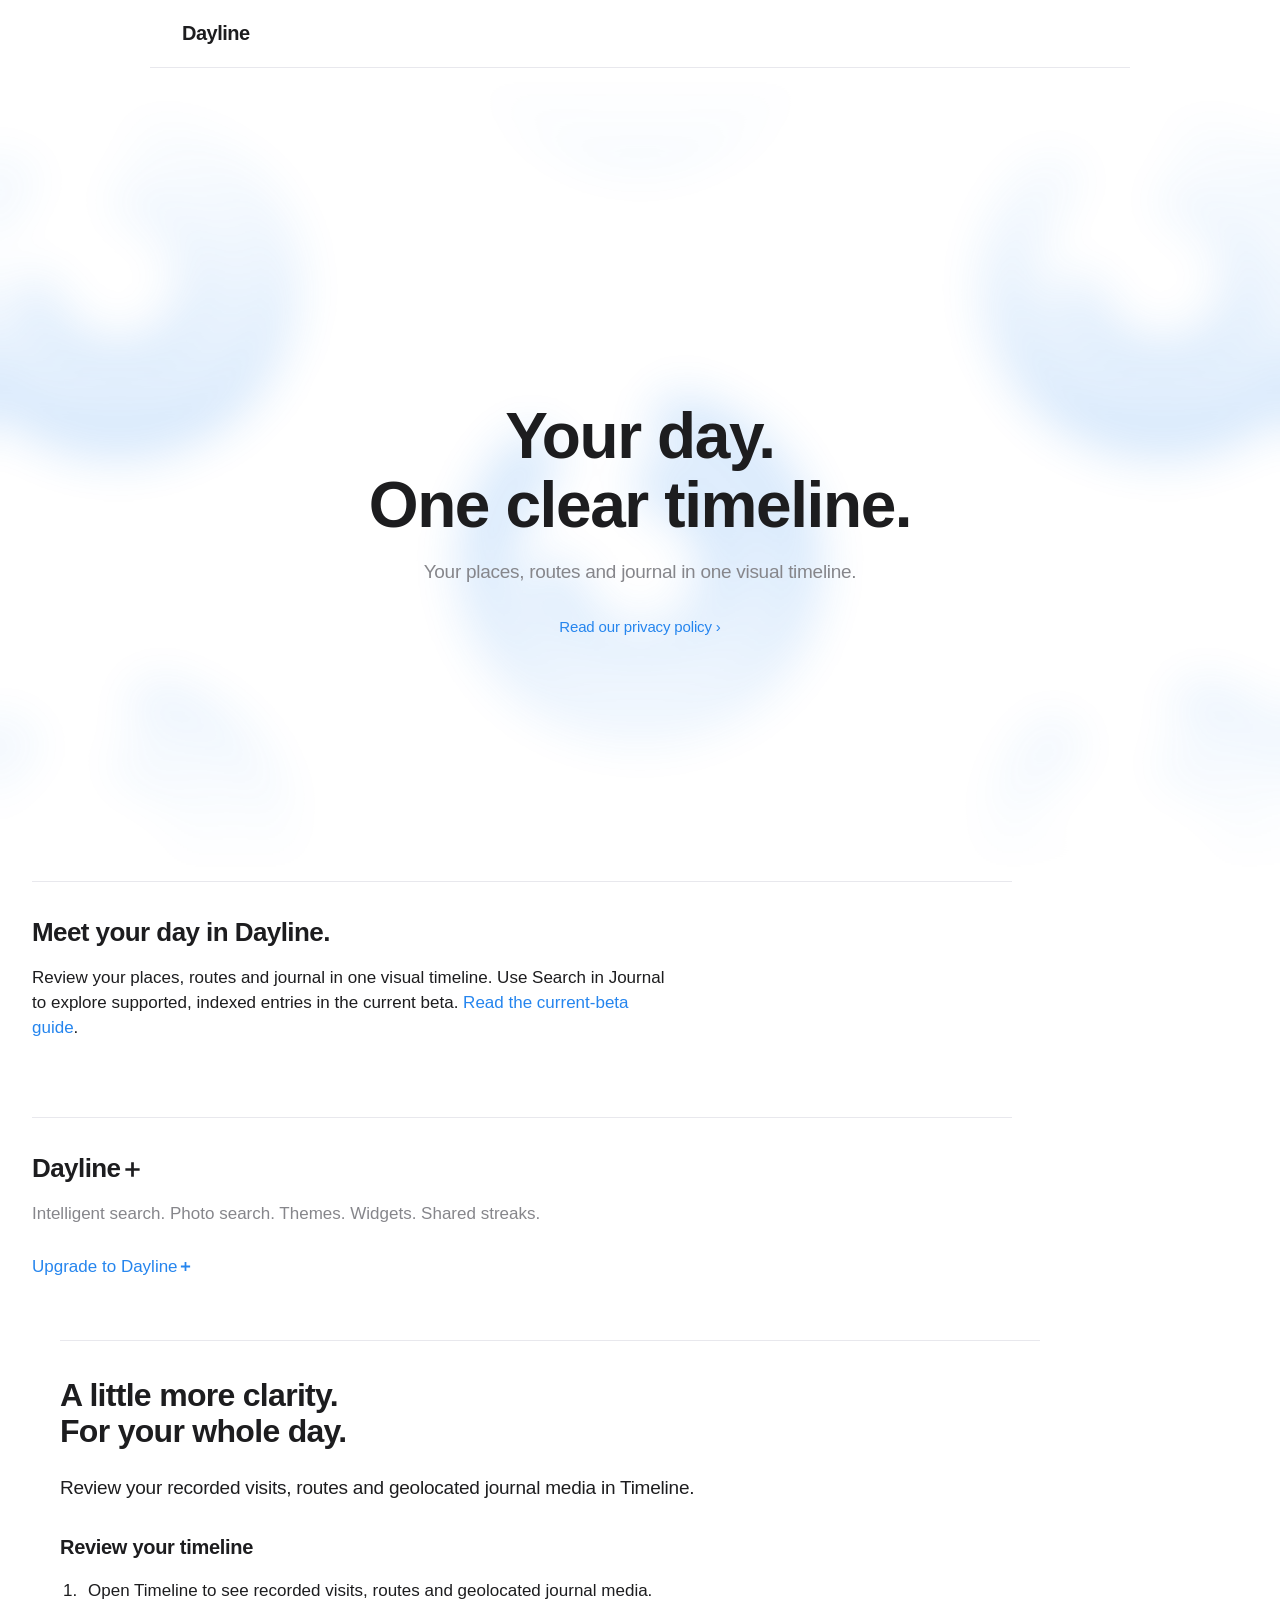
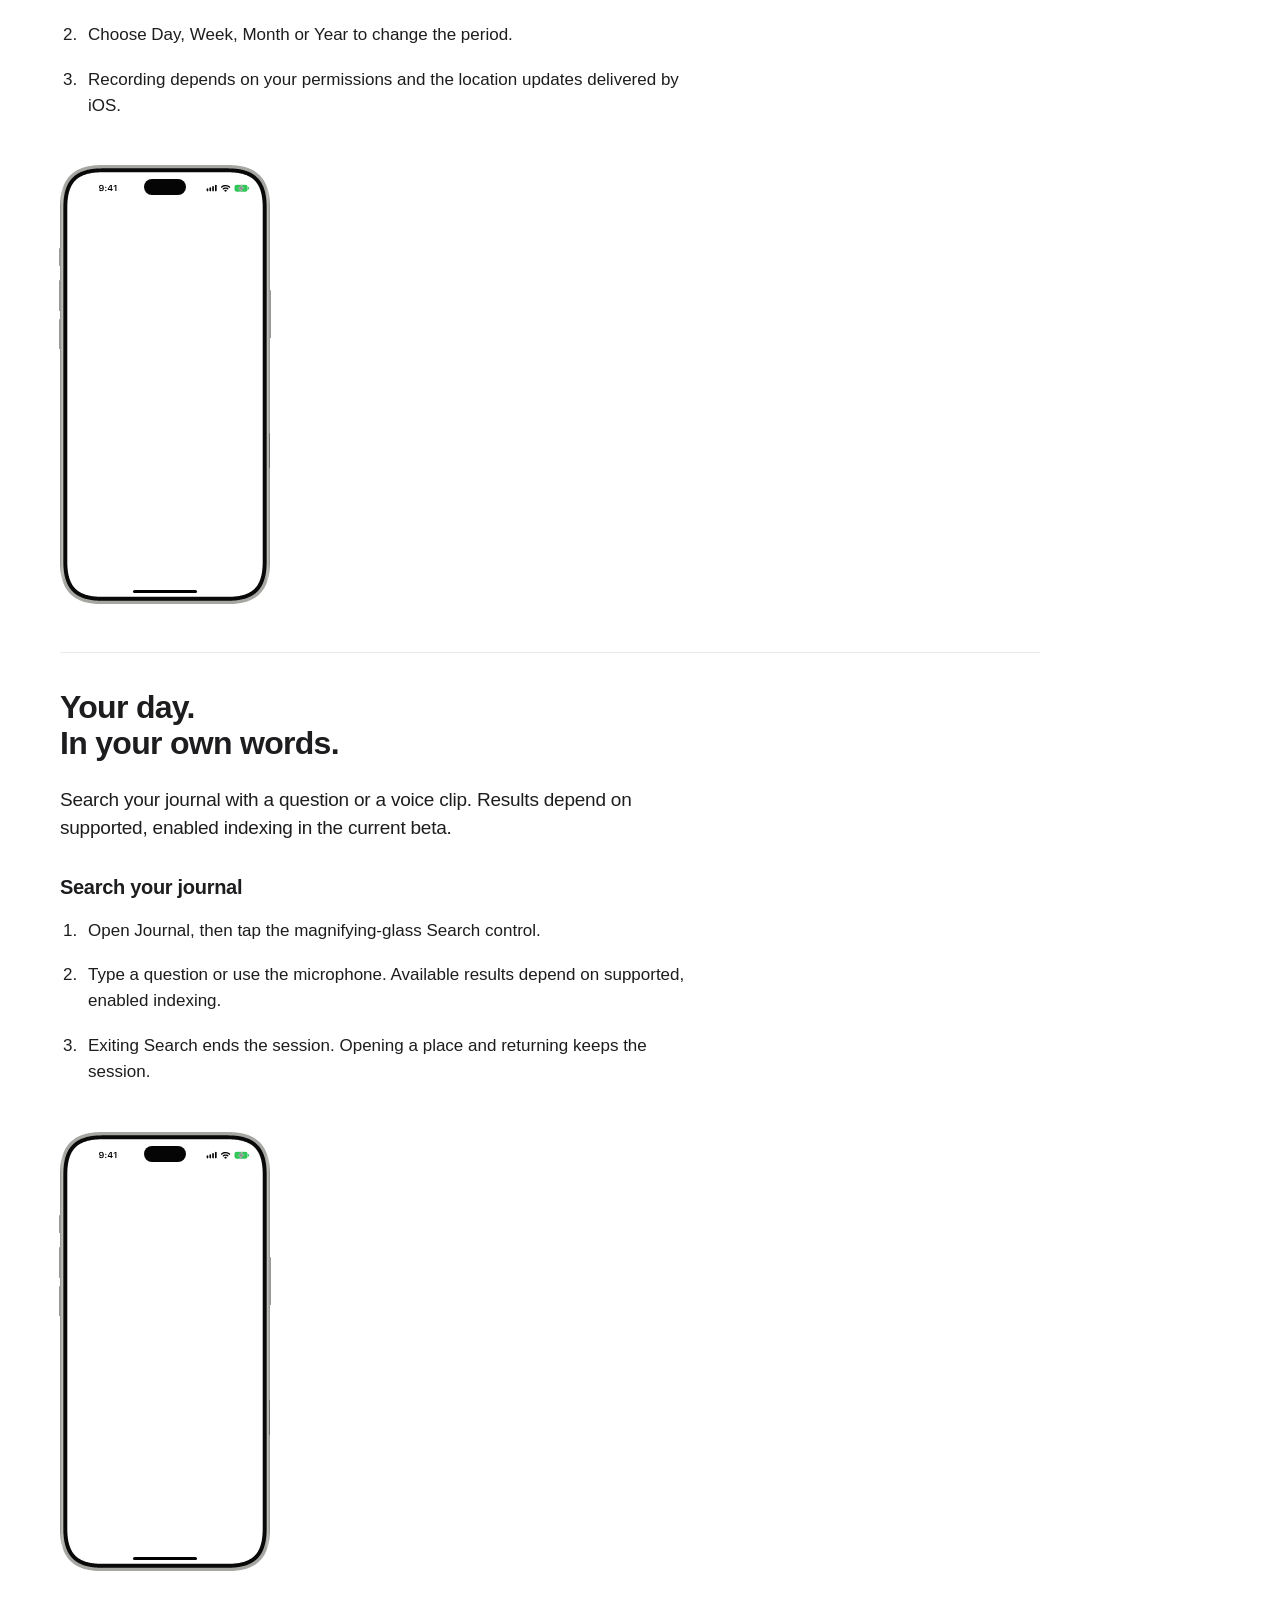
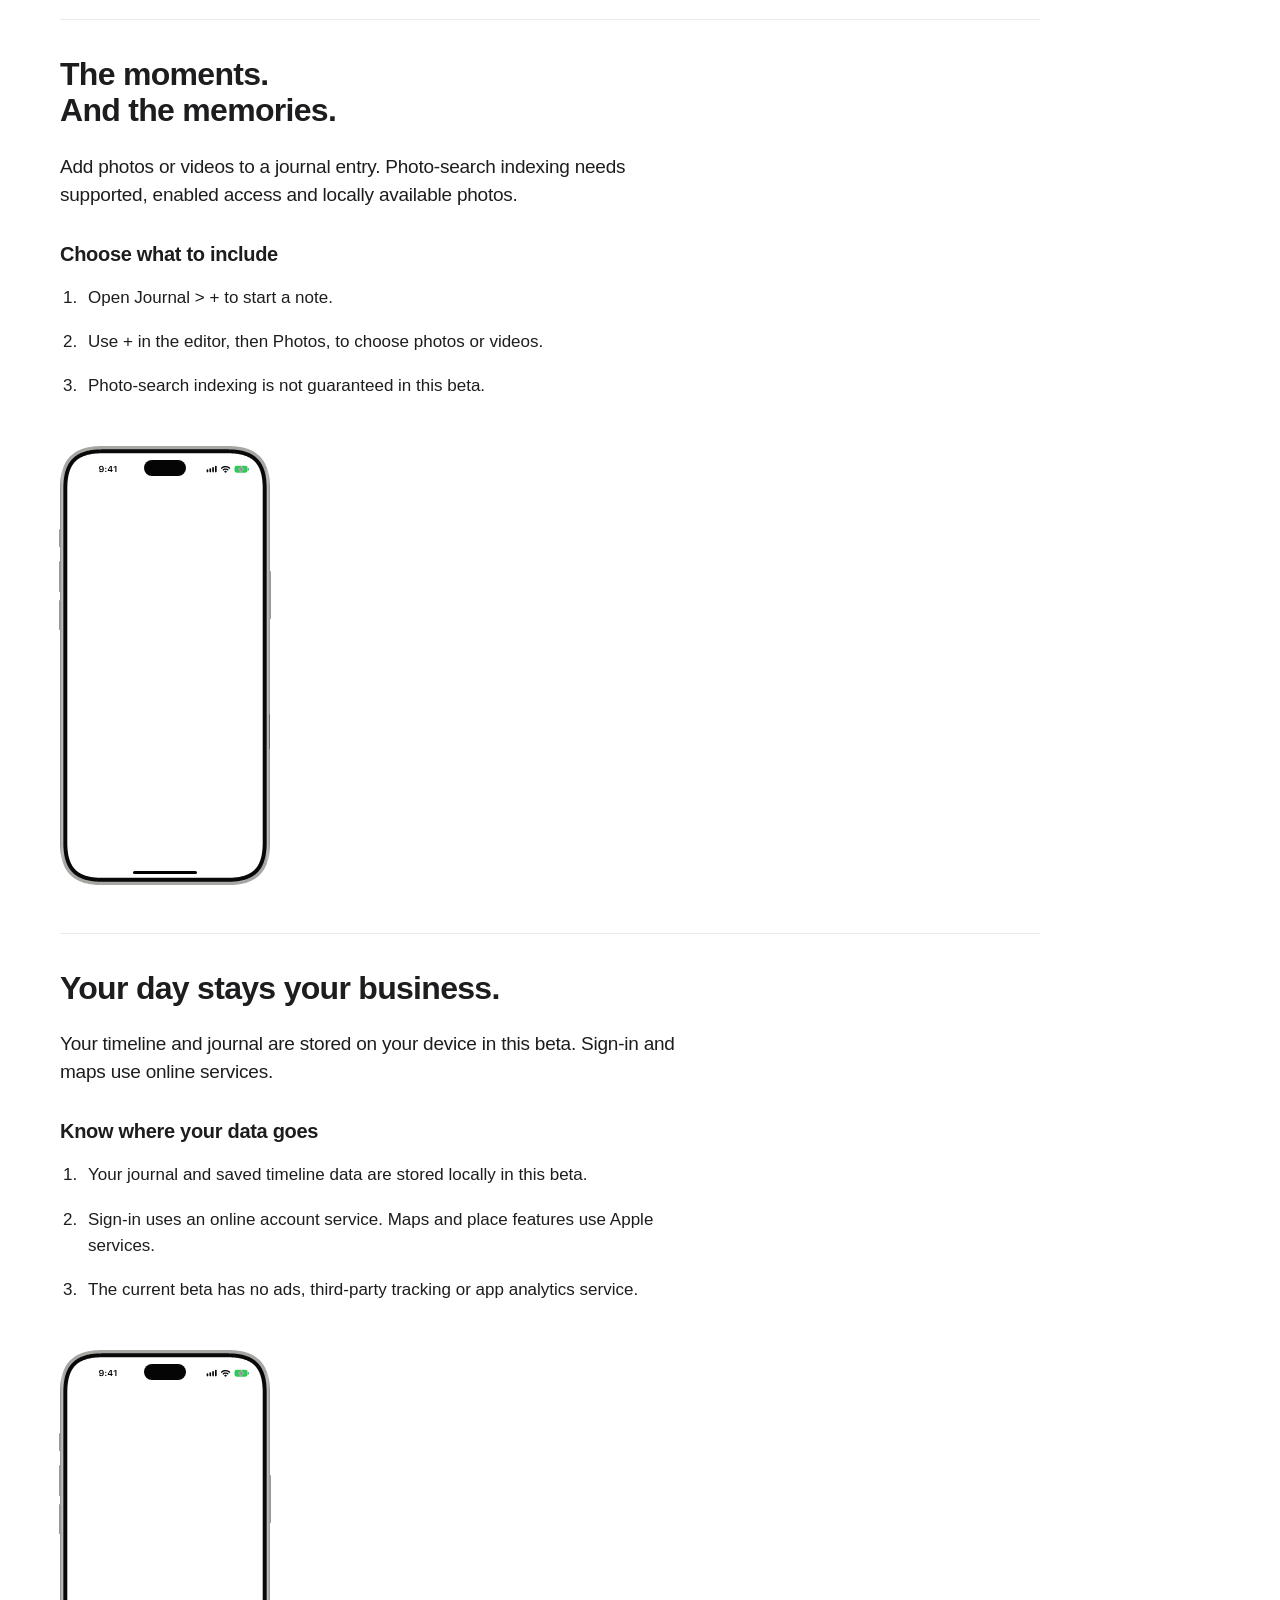
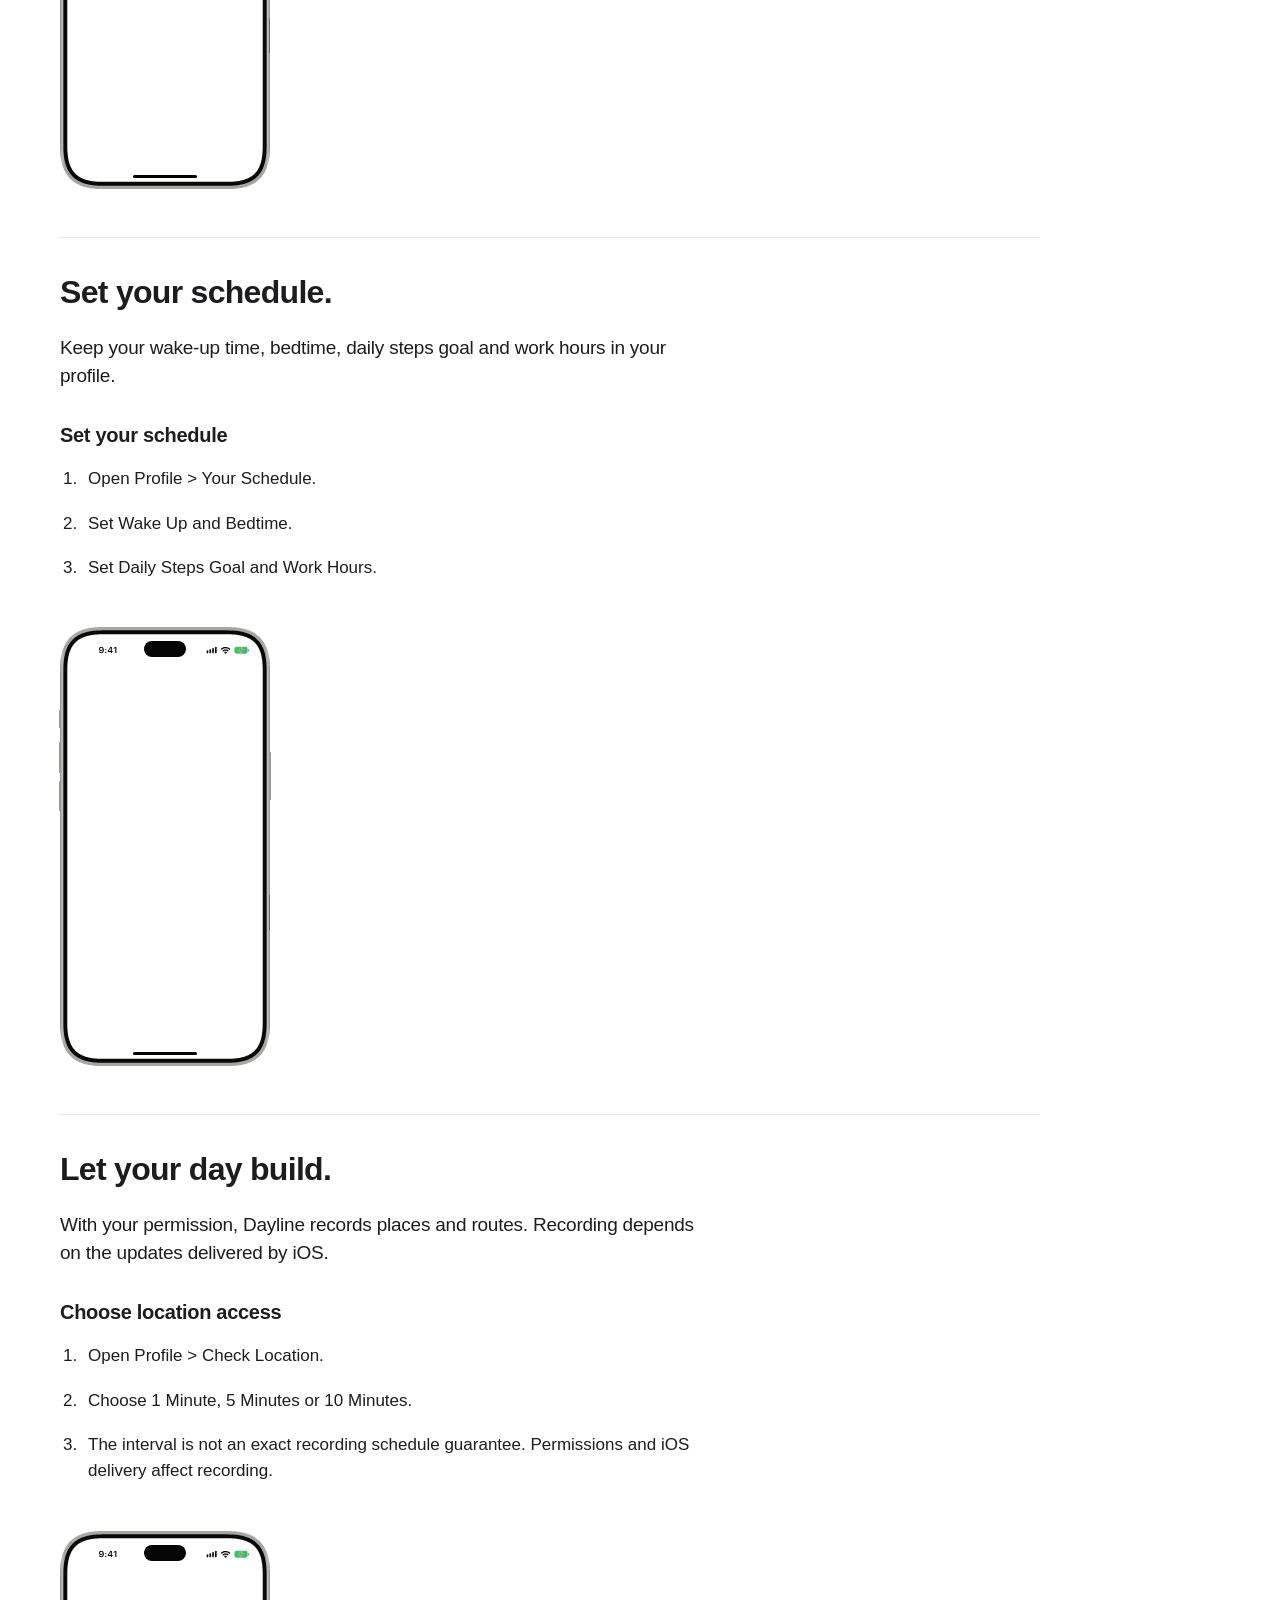
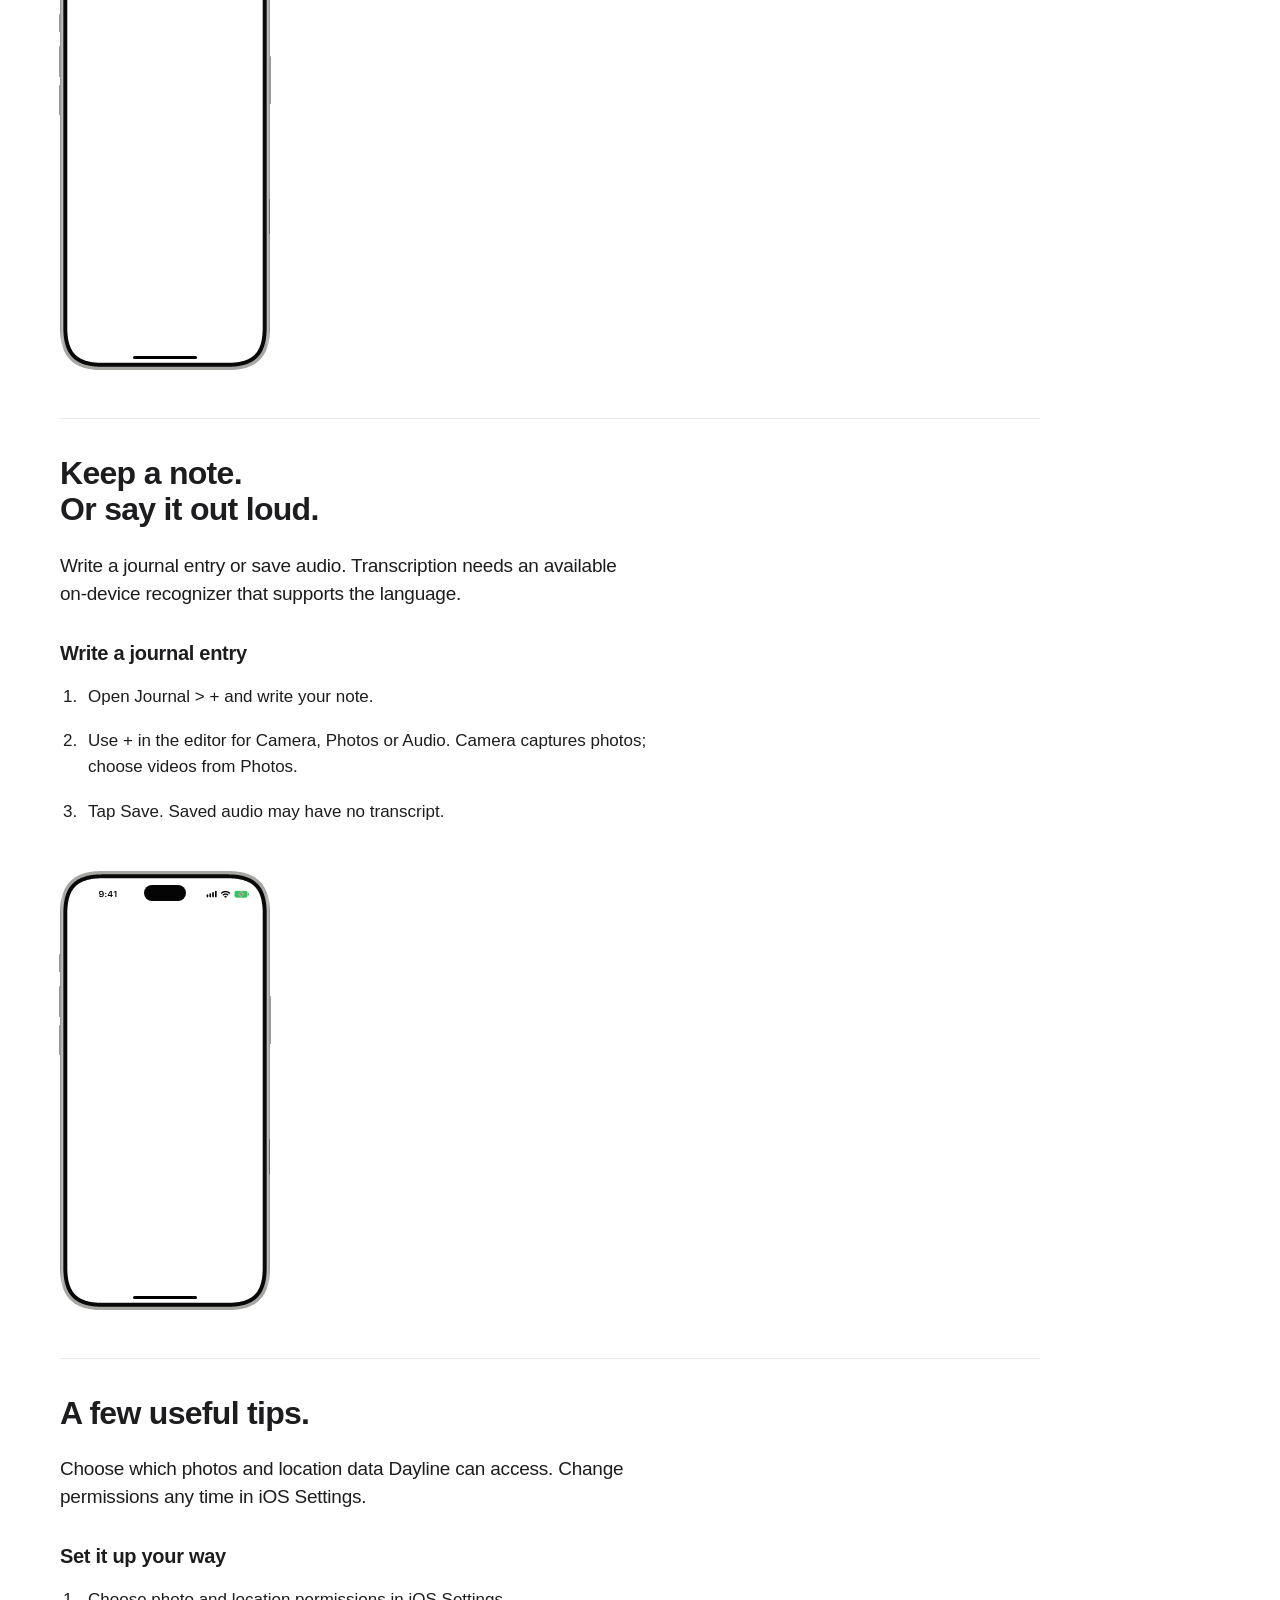
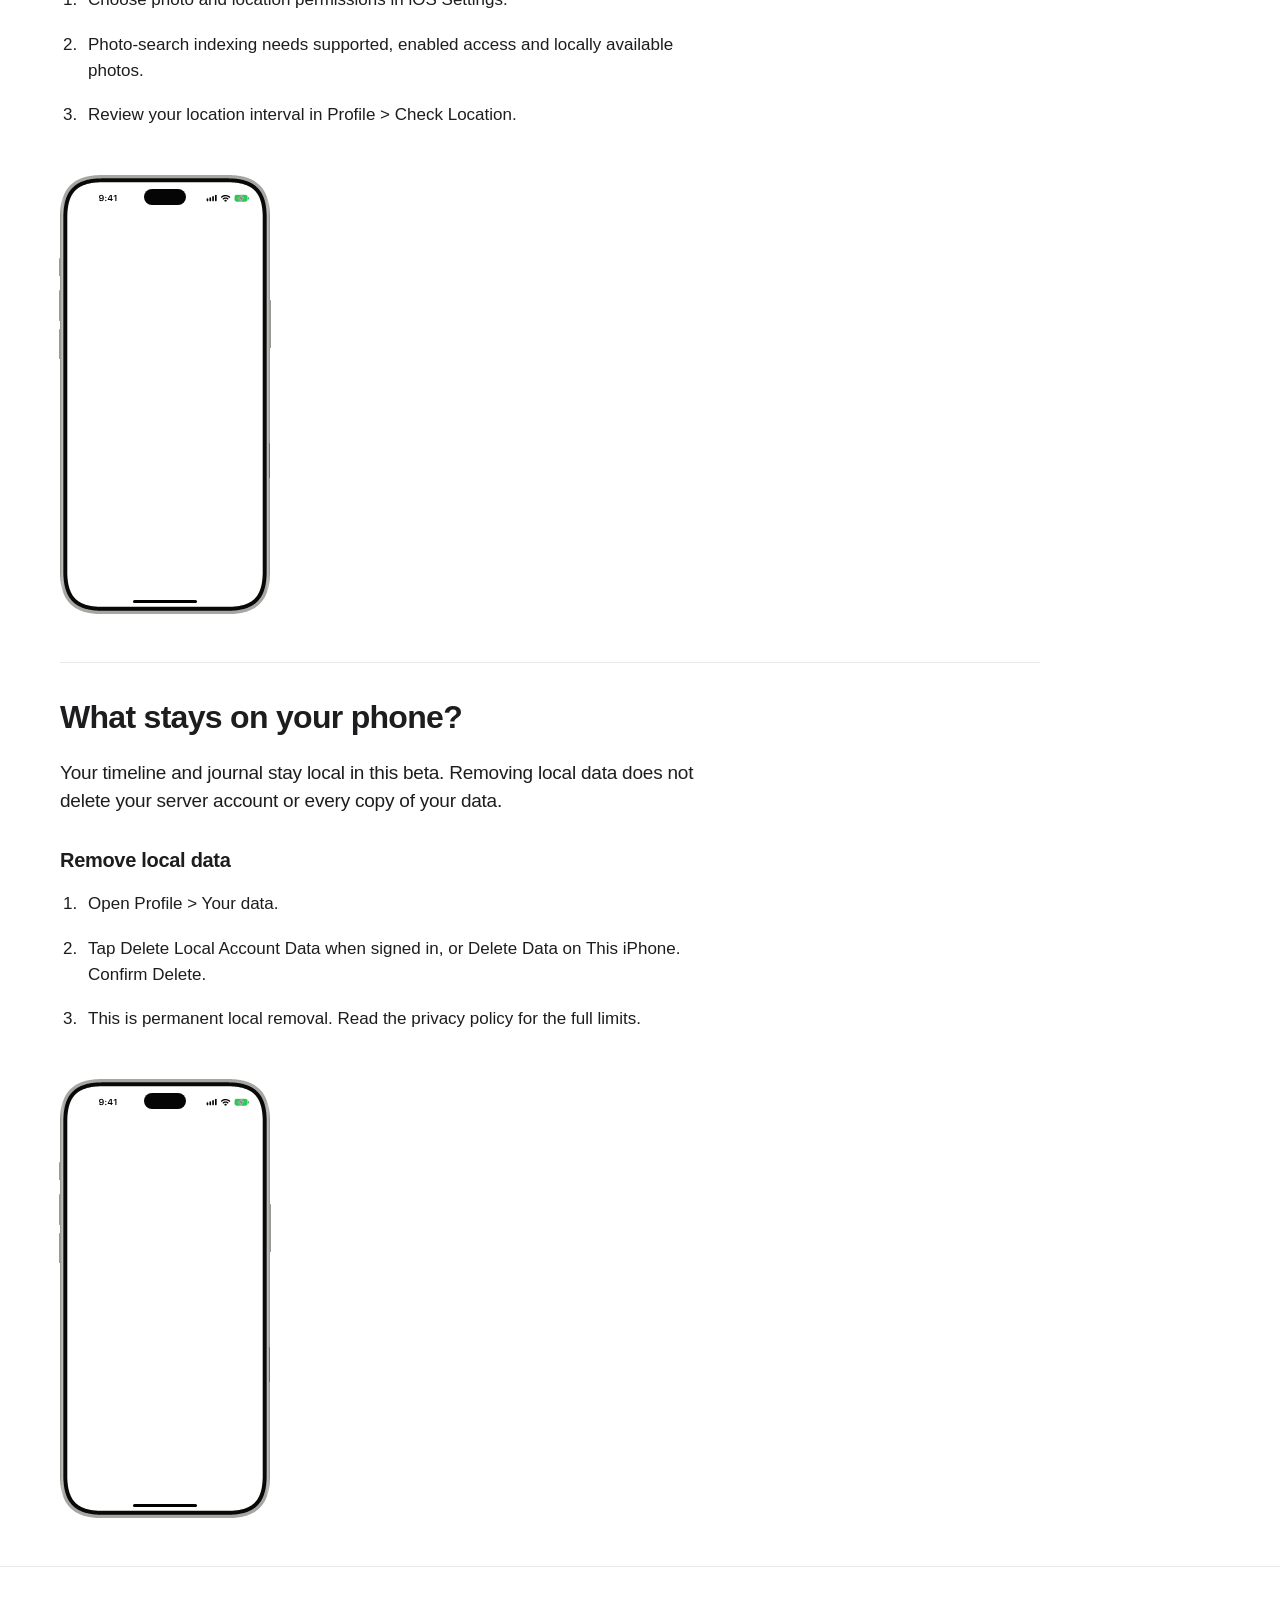
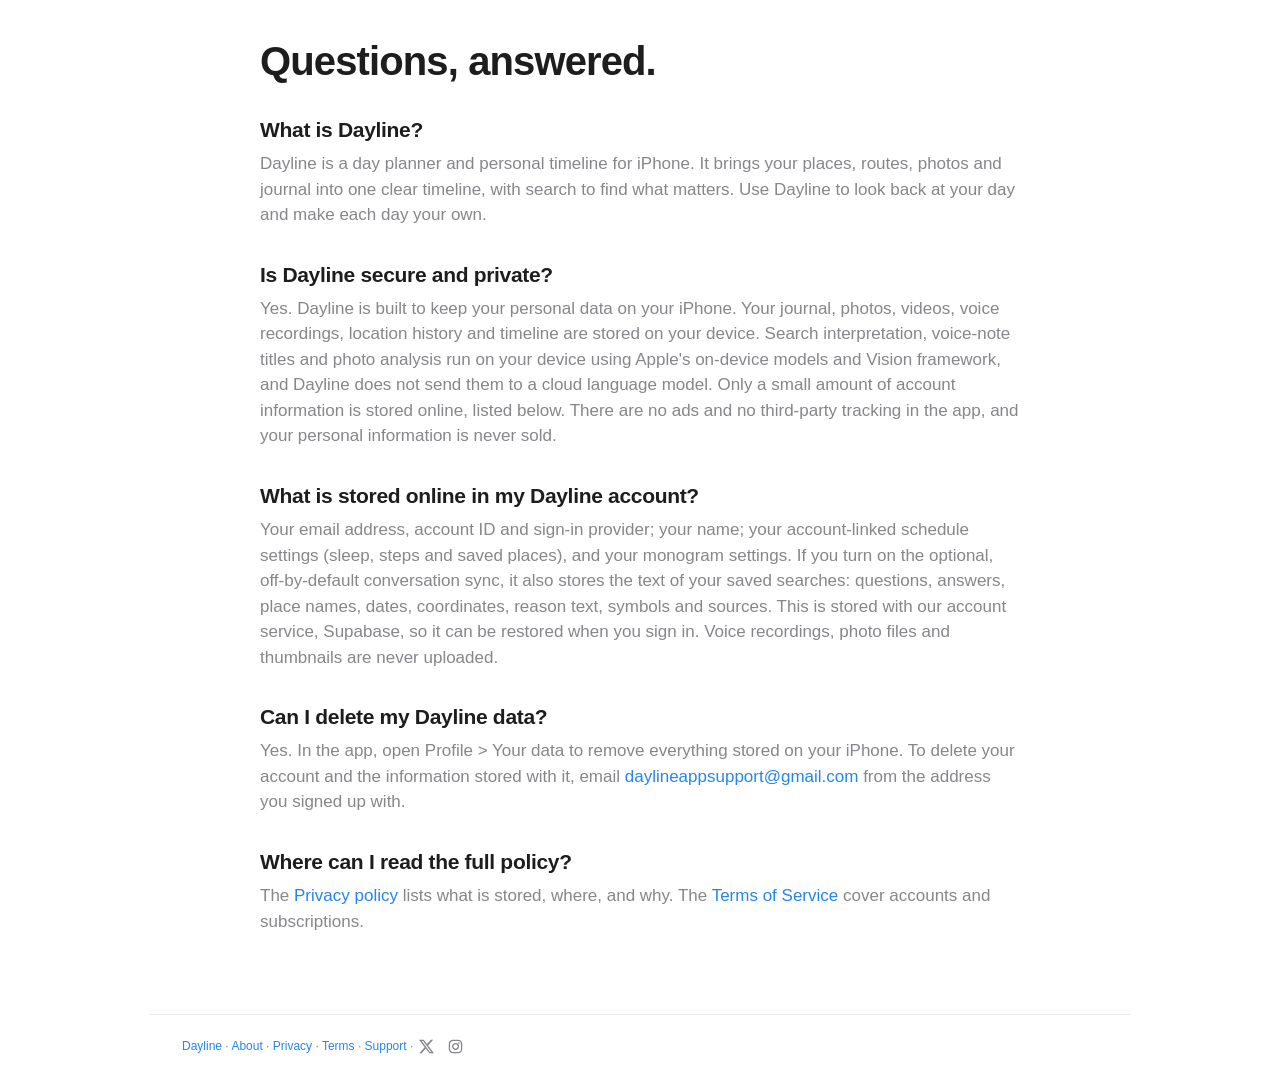
<file: index.html>
<!doctype html>
<html lang="en-US">
<head><meta name="color-scheme" content="light dark"><style>html{background:#fff;color-scheme:light dark}@media(prefers-color-scheme:dark){html{background:#000}}</style>
<meta charset="utf-8">
<meta name="viewport" content="width=device-width,initial-scale=1">
<script>try{if(sessionStorage.getItem("dayline-return")==="1"){sessionStorage.removeItem("dayline-return");document.documentElement.classList.add("return-home");}}catch(e){}</script>
<title>Dayline | Your day, one clear timeline</title>
<meta property="og:site_name" content="Dayline">
<meta name="description" content="See your places, routes, photos and journal in one clear timeline. Find what matters with intelligent search, and make each day your own.">
<link rel="icon" href="/favicon.ico" sizes="48x48 32x32 16x16">
<link rel="icon" type="image/png" sizes="48x48" href="/favicon-48.png">
<link rel="icon" type="image/png" sizes="96x96" href="/favicon-96.png">
<link rel="icon" type="image/png" sizes="512x512" href="/icon-512.png">
<link rel="manifest" href="/site.webmanifest">
<link rel="icon" href="/favicon.svg" type="image/svg+xml" sizes="any">
<link rel="icon" type="image/png" sizes="192x192" href="/icon-192.png">
<link rel="apple-touch-icon" sizes="180x180" href="/apple-touch-icon.png">
<style>
:root { color-scheme: light dark; --bg: #fff; --text: #1d1d1f; --secondary: #86868b; --line: #e8e8ed; --accent: #2585ee; }
* { box-sizing: border-box; }
body { margin: 0; background: var(--bg); color: var(--text); font-family: -apple-system, BlinkMacSystemFont, "Helvetica Neue", Helvetica, Arial, sans-serif; -webkit-font-smoothing: antialiased; -moz-osx-font-smoothing: grayscale; }
a { color: var(--accent); text-decoration: none; }
a:hover { text-decoration: underline; }
.site-header { max-width: 980px; margin: 0 auto; padding: 22px 32px; display: flex; align-items: center; justify-content: space-between; border-bottom: 1px solid var(--line); }
.brand { color: var(--text); font-size: 20px; font-weight: 600; letter-spacing: -.025em; }
.site-header .privacy { color: var(--secondary); font-size: 13px; font-weight: 400; }
.hero { max-width: 760px; margin: 0 auto; padding: 88px 28px 110px; text-align: center; }
.app-mark { display: block; width: 64px; height: 64px; margin: 0 auto 22px; border-radius: 17px; }
.badge { display: inline-block; font-size: 12px; line-height: 1.5; font-weight: 500; color: var(--accent); background: #f0f7ff; padding: 5px 12px; border-radius: 999px; letter-spacing: .01em; }
h1 { margin: 26px 0 18px; font-size: 64px; line-height: 1.06; font-weight: 700; letter-spacing: -.022em; }
.intro { max-width: 470px; margin: 0 auto; color: var(--secondary); font-size: 19px; line-height: 1.47; font-weight: 400; letter-spacing: -.015em; text-wrap: balance; }
 .policy-link { display: inline-block; margin-top: 30px; font-size: 15px; line-height: 1.5; font-weight: 400; letter-spacing: -.01em; }
footer { max-width: 980px; margin: 0 auto; padding: 22px 32px 28px; border-top: 1px solid var(--line); color: var(--secondary); font-size: 12px; line-height: 1.5; }
@media (max-width: 600px) { .site-header { padding: 20px 24px; } .hero { padding: 66px 24px 88px; } h1 { font-size: 44px; line-height: 1.08; letter-spacing: -.022em; } .intro { max-width: 310px; font-size: 19px; line-height: 1.47; } footer { margin: 0 24px; padding: 20px 0 26px; } }
@media (prefers-color-scheme: dark) { :root { --bg: #000; --text: #f5f5f7; --secondary: #86868b; --line: #29292c; --accent: #2997ff; } }
@media (prefers-reduced-motion: no-preference) { .reveal { opacity: 0; transform: translateY(22px); transition: opacity 1000ms cubic-bezier(.16,1,.3,1), transform 1000ms cubic-bezier(.16,1,.3,1); } .reveal.is-visible { opacity: 1; transform: translateY(0); } .app-mark.reveal { transform: translateY(8px) scale(1.05); transition-duration:1100ms; } .app-mark.reveal.is-visible { transform:translateY(0) scale(1); } .feature-copy p.reveal { transition-delay:120ms; } .hero h1.reveal { transition-delay:80ms; } .intro.reveal { transition-delay:150ms; } .policy-link.reveal { transition-delay:220ms; } }

.feature { width:100%; padding:56px 28px; background:var(--bg); }
.feature:nth-of-type(even) { background:var(--bg); }
.feature-block { max-width:980px; margin:auto; display:grid; grid-template-columns:1fr; align-items:center; gap:56px; }
.feature-copy { width:100%; max-width:640px; margin:auto; text-align:left; border-top:1px solid var(--line); padding-top:40px; }
.feature h2 { margin:0 0 24px; font-size:32px; line-height:1.14; letter-spacing:-.022em; font-weight:700; text-wrap:balance; }
.feature p { margin:0; font-size:19px; line-height:1.47; letter-spacing:-.012em; color:var(--text); text-wrap:pretty; }
.feature-media:empty { display:none; }
.feature-media img { display:block; max-width:100%; height:auto; }
.feature-block:has(.feature-media img) { grid-template-columns:1fr 1fr; }
:root { --panel:#f5f5f7; }
@media(prefers-color-scheme:dark) { :root { --panel:#1d1d1f; } }
@media(max-width:600px) { .feature { padding:36px 24px; } .feature h2 { font-size:26px; } .feature p { font-size:17px; } .feature-block:has(.feature-media img) { grid-template-columns:1fr; } }

.feature-media { width:210px; height:430px; margin:auto; border:2px solid var(--line); border-radius:36px; display:grid; place-items:center; padding:24px; color:var(--secondary); position:relative; }
.feature-media:before { content:""; position:absolute; width:70px; height:16px; border:1px solid var(--line); border-radius:12px; top:14px; left:calc(50% - 35px); }
.feature-media span { font-size:13px; line-height:1.5; text-align:center; }
.feature-block { grid-template-columns:240px 1fr; }
.feature-copy { padding-top:32px; }
@media(max-width:600px) { .feature-block { grid-template-columns:1fr; gap:32px; } .feature { padding:52px 24px; } .feature-media { width:190px; height:390px; } }
@media(prefers-reduced-motion:no-preference) { .scroll-reveal { opacity:0; transform:translateY(36px); will-change:opacity,transform; } }
@supports(animation-timeline:view()) { @media(prefers-reduced-motion:no-preference) { .scroll-reveal { animation:scroll-flow linear both; animation-timeline:view(); animation-range:entry 0% entry 80%; } @keyframes scroll-flow { from { opacity:0;transform:translateY(36px); } to { opacity:1;transform:translateY(0); } } } }

.overview { max-width:640px; margin:auto; padding:20px 24px 56px; }
.overview h2 { font-size:26px;line-height:1.15;letter-spacing:-.022em;margin:0 0 18px; }
.overview p { font-size:17px;line-height:1.47;margin:0 0 28px;color:var(--text); }
.scroll-mark { width:64px;height:64px;margin:0 auto 22px;transform-origin:center; }
.scroll-mark .app-mark { margin:0; }
@media(prefers-reduced-motion:no-preference) { .scroll-mark { will-change:transform; } }

.feature-copy h3 { margin:32px 0 16px;font-size:20px;line-height:1.3;letter-spacing:-.015em; }
.feature-copy ol { padding-left:22px;margin:0; }
.feature-copy li { font-size:17px;line-height:1.55;margin:18px 0;padding-left:6px; }
@media(max-width:600px) { .feature-copy { padding-bottom:0; } .overview { padding-bottom:16px; } }
.scroll-mark { overflow:visible; }

.text-line { display:block; text-wrap:initial; }
.hero h1 { min-height:150px; }
.hero-kicker { display:block;font-size:44px;line-height:1.08; }
.hero-headline { display:block;font-size:44px;line-height:1.08; }
@media(min-width:601px) { .hero h1 { min-height:210px; } .hero-kicker { display:block;font-size:64px; } .hero-headline { display:block;font-size:64px; } }
@supports(animation-timeline:view()) { @media(prefers-reduced-motion:no-preference) { .text-line.scroll-reveal { animation-timing-function:cubic-bezier(.25,.1,.25,1);animation-range:entry 0% cover 35%; } } }
@media(prefers-reduced-motion:no-preference) {
 .text-line { opacity:0;transform:translateY(24px);will-change:opacity,transform; }
 .hero .text-line,.overview .text-line { animation:line-entrance 1800ms cubic-bezier(.25,.1,.25,1) both;animation-delay:var(--line-delay); }
 @keyframes line-entrance { from {opacity:0;transform:translateY(24px)} to {opacity:1;transform:translateY(0)} }
}

.feature { padding-top:0;padding-bottom:0; }
.feature-block { display:flex;flex-direction:column;border-top:1px solid var(--line);padding:36px 0 48px;gap:28px; }
.feature-copy { order:0;border:0;padding:0; }
.feature-media { order:1; }
.feature:last-of-type .feature-block { border-bottom:1px solid var(--line); }

.hero h1 { position:relative;min-height:0;margin:20px 0 18px; }
.scroll-mark,.scroll-mark .app-mark { width:72px;height:72px; }
.scroll-mark { margin-bottom:0;transform-origin:center; }
.scroll-mark .app-mark { border-radius:0; }
.hero-phrase { position:absolute;inset:0;width:100%;display:block;will-change:transform,opacity; }

/* Original CSS hardware frame. Fixed geometry, no images or scroll effects. */
.feature-media { border:0;padding:0;border-radius:34px;background:linear-gradient(90deg,#797977,#d6d6d3 2%,#92928f 4%,#a7a7a4 96%,#ddddda 98%,#747471);box-shadow:inset 0 0 0 1px #878784;flex-shrink:0;opacity:1;transform:none;animation:none;will-change:auto;visibility:visible; }
.feature-media:before,.feature-media:after { display:none; }
.phone-screen { position:absolute;inset:3px;border:3px solid #111;border-radius:31px;background:#fff;overflow:hidden; }
.phone-island { position:absolute;top:5px;left:50%;transform:translateX(-50%);width:54px;height:16px;border-radius:12px;background:#050505; }
.phone-island:after { content:"";position:absolute;right:5px;top:5px;width:6px;height:6px;border-radius:50%;background:radial-gradient(circle,#16284b,#080c16 65%); }
.phone-time { position:absolute;left:0;width:calc(50% - 27px);text-align:center;top:9px;font-family:-apple-system,BlinkMacSystemFont,"Helvetica Neue",sans-serif;font-size:8px!important;font-weight:600;letter-spacing:-.2px;line-height:10px;color:#000; }
.phone-status { position:absolute;right:11px;top:9px;width:43px;height:10px; }
.phone-home { position:absolute;bottom:4px;left:50%;transform:translateX(-50%);width:64px;height:2.5px;border-radius:3px;background:#000; }
.phone-button { position:absolute;width:2px;background:linear-gradient(90deg,#747471,#c3c3bf);border-radius:1px; }
.phone-action { left:-2px;top:16%;height:13px; }
.phone-volume-up { left:-2px;top:23%;height:28px; }
.phone-volume-down { left:-2px;top:32%;height:28px; }
.phone-power { right:-2px;top:26%;height:40px; }
.phone-camera { right:-1px;top:58%;height:24px;width:1px;background:#898986; }
.overview { padding-top:0; }
.overview:before { content:"";display:block;border-top:1px solid var(--line);margin-bottom:36px; }

.feature-media { margin:0;align-self:flex-start; }
.feature-copy { margin:0;align-self:flex-start; }
.phone-status { width:41px;height:8px;top:10px;right:10px; }

@media(prefers-reduced-motion:no-preference){.feature-media.phone-enter{opacity:0;transform:translateY(24px);transition:opacity 850ms cubic-bezier(.25,.1,.25,1),transform 850ms cubic-bezier(.25,.1,.25,1)}.feature-media.phone-enter.phone-entered{opacity:1;transform:translateY(0)}}

.phone-app-picture { position:absolute;inset:0;display:block; }
.phone-app-picture img { width:100%;height:100%;max-width:none;object-fit:cover;display:block; }
.phone-screen.has-app-capture .phone-time,.phone-screen.has-app-capture .phone-status,.phone-screen.has-app-capture .phone-island,.phone-screen.has-app-capture .phone-home { display:none; }

/* Interior capture area matches supplied 1320x2868 reference (110:239). */
.feature-media { --frame-width:210px;width:var(--frame-width);height:calc((var(--frame-width) - 12px) * 239 / 110 + 12px); }
@media(max-width:600px){.feature-media{--frame-width:190px;}}
.phone-screen { border-radius:27px; }
.feature-media { border-radius:30px; }
.phone-app-picture img { object-fit:contain; }

/* One viewport opening, one body grid. Stable svh avoids mobile chrome reflow. */
.hero { min-height:calc(100vh - 69px - 18px);min-height:calc(100svh - 69px - 18px);display:flex;flex-direction:column;align-items:center;justify-content:center;padding:56px 28px; }
.overview { width:calc(100% - 56px);max-width:980px;padding:0 0 48px;margin:0 auto; }
.overview h2,.overview p { max-width:640px; }
@media(max-width:600px){.hero{min-height:calc(100vh - 64px - 18px);min-height:calc(100svh - 64px - 18px);padding:52px 24px;}.overview{width:calc(100% - 48px);padding-bottom:48px;}}
/* Native status geometry, smooth Bezier silhouettes, no live font substitution. */
.phone-time{color:#000;left:calc(50% - 53px);top:11px;width:17px;height:7px;overflow:visible;}
.phone-status{color:#000;top:11px;right:13px;width:39px;height:8px;overflow:visible;}
@media(min-width:601px){.phone-time{color:#000;left:calc(50% - 59px);top:12px;width:19px;height:8px;}.phone-status{color:#000;top:12px;right:14px;width:43px;height:9px;}}
/* Placeholder screen follows appearance until paired app captures arrive. */
@media(prefers-color-scheme:dark){:root{--status-fill:#fff;--battery-fill:#30c759;--battery-bolt:#858585;--battery-border:#d7d7d7}.phone-screen{background:#242426}.phone-time,.phone-status{color:#fff;--status-fill:#fff}.phone-status{--battery-fill:#30c759;--battery-bolt:#858585;--battery-border:#d7d7d7}.phone-home{background:#fff}}
/* Idle Island measured from private1320x2868 capture:284x110, top42. */
.phone-island{width:21.5151515%;height:auto;aspect-ratio:284/110;top:calc((var(--frame-width) - 12px) * 42 / 1320);border-radius:999px;}
.phone-island:after{display:none;}
/* Genuine SF Pro Text Semibold clock outlines, native proportions, no font file embedded. */
/* No-bell clock centered on measured native clock+silent group (272/1320). */
.phone-time{left:20.6060606%;transform:translateX(-50%);}
/* Native front contour measured from Apple silver product artwork,348x756 screen in374x782 body. */
.feature-media{--screen-width:calc(var(--frame-width) * 348 / 374);height:calc(var(--screen-width) * 239 / 110 + var(--frame-width) * 26 / 374);background:none;box-shadow:none;border-radius:0;}
.feature-media:before{content:"";display:block;position:absolute;inset:0;width:auto;height:auto;transform:none;border:0;border-radius:0;box-shadow:none;background:linear-gradient(90deg,#8e8e8c,#c0c0bd 1%,#a6a6a3 2%,#a6a6a3 98%,#c0c0bd 99%,#8e8e8c);clip-path:url(#device-body-contour);}
.feature-media:after{content:"";display:block;position:absolute;inset:calc(var(--frame-width) * 6 / 374);width:auto;height:auto;transform:none;border:0;border-radius:0;box-shadow:none;background:#090909;clip-path:url(#device-bezel-contour);}
.phone-screen{inset:calc(var(--frame-width) * 13 / 374);border:0;border-radius:0;clip-path:url(#device-screen-contour);z-index:1;}
.phone-island{top:calc(var(--screen-width) * 42 / 1320);}
/* Parallel frame contours:7/348 black bezel +6/348 metal rim per side.
   Side controls measured from Apple's external-connectors front diagram. */
.feature-media{isolation:isolate;overflow:visible;}
.feature-media:before{z-index:0;}
.feature-media:after{z-index:1;}
.phone-screen{z-index:2;}
.phone-button{display:block;z-index:0;width:calc(var(--frame-width) * 2 / 374);border-radius:calc(var(--frame-width) / 374);background:linear-gradient(90deg,#777775,#b9b9b6);}
.phone-action{left:calc(var(--frame-width) * -2 / 374);top:18.8%;height:4.2%;}
.phone-volume-up{left:calc(var(--frame-width) * -2 / 374);top:26.3%;height:6.9%;}
.phone-volume-down{left:calc(var(--frame-width) * -2 / 374);top:35.0%;height:6.9%;}
.phone-power{right:calc(var(--frame-width) * -2 / 374);top:28.5%;height:11.0%;}
.phone-camera{right:0;top:61%;height:8%;width:calc(var(--frame-width) * 1.3 / 374);z-index:1;background:#696967;}
/* Every load: same gentle slide-in for logo, headline and privacy link. */
@media(prefers-reduced-motion:no-preference){
 .brand,.hero .policy-link,.scroll-mark .app-mark{animation:line-entrance 1800ms cubic-bezier(.25,.1,.25,1) both;animation-delay:160ms;}

 .hero .policy-link{animation-delay:160ms;}
 .scroll-mark path{visibility:hidden;stroke-dasharray:1;stroke-dashoffset:1;}
}
/* Start all visible entrance lines together after the page paints, never during parsing. */
@media(prefers-reduced-motion:no-preference){
 .hero .text-line,.brand,.hero .policy-link,.scroll-mark .app-mark{animation-delay:300ms!important;animation-play-state:paused;}
 body.entrance-ready .hero .text-line,body.entrance-ready .brand,body.entrance-ready .hero .policy-link,body.entrance-ready .scroll-mark .app-mark{animation-play-state:running;}
}
/* Header remains visible on restored and ordinary scroll positions. */
.site-header{position:sticky;top:0;z-index:30;background:var(--bg);}
/* Word-by-word scroll-style entrance. Containers and header stay still. */
.brand{animation:none!important;opacity:1!important;transform:none!important;}
@media(prefers-reduced-motion:no-preference){
 .hero .text-line,.hero .policy-link,.scroll-mark .app-mark{animation:none!important;transform:none!important;opacity:1!important;}
 .hero .entrance-word{display:inline-block;opacity:0;transform:translateY(24px);animation:word-blend 1800ms cubic-bezier(.25,.1,.25,1) both;animation-delay:var(--word-delay,300ms);animation-play-state:paused;}
 body.entrance-ready .hero .entrance-word{animation-play-state:running;}
 @keyframes word-blend{from{opacity:0;transform:translateY(24px)}to{opacity:1;transform:translateY(0)}}
}
html{background:var(--bg);}
@media(prefers-reduced-motion:no-preference){html.return-home body{animation:return-home 320ms cubic-bezier(.25,.1,.25,1) both;}@keyframes return-home{from{opacity:0;transform:translate3d(24px,0,0)}to{opacity:1;transform:translate3d(0,0,0)}}}
@media(prefers-reduced-motion:no-preference){html{scroll-behavior:smooth;}}

/* Keep the scroll surface small: one-shot body entrances instead of hundreds of persistent text layers. */
.text-line,.hero-phrase{will-change:auto;}
.hero .entrance-word.entrance-finished{animation:none!important;opacity:1;transform:none;}
.overview .text-line.entrance-finished{animation:none!important;opacity:1;transform:none;}
.feature{contain:layout style;}
.feature-media{contain:layout style;}
@media(prefers-reduced-motion:no-preference){.body-enter{opacity:0;transform:translate3d(0,24px,0);transition:opacity 650ms cubic-bezier(.25,.1,.25,1),transform 650ms cubic-bezier(.25,.1,.25,1)}.body-enter.body-entered{opacity:1;transform:none}}

/* Trial: faint owner-supplied ring pattern, opening section only. */
.hero{position:relative;isolation:isolate;}
.hero::before{content:"";position:absolute;top:0;bottom:0;left:50%;width:100vw;transform:translateX(-50%);z-index:-1;pointer-events:none;background-image:url("[data-uri]");background-size:cover;background-position:center center;background-repeat:no-repeat;opacity:.18;-webkit-mask-image:linear-gradient(to bottom,transparent 0%,rgba(0,0,0,.12) 8%,rgba(0,0,0,.35) 17%,rgba(0,0,0,.7) 30%,#000 43%,#000 57%,rgba(0,0,0,.7) 70%,rgba(0,0,0,.35) 83%,rgba(0,0,0,.12) 92%,transparent 100%);mask-image:linear-gradient(to bottom,transparent 0%,rgba(0,0,0,.12) 8%,rgba(0,0,0,.35) 17%,rgba(0,0,0,.7) 30%,#000 43%,#000 57%,rgba(0,0,0,.7) 70%,rgba(0,0,0,.35) 83%,rgba(0,0,0,.12) 92%,transparent 100%);}
@media(prefers-color-scheme:dark){.hero::before{opacity:.25;}}

/* Laptop body content starts at the left gutter; phone layouts stay unchanged. */
@media(min-width:1024px){.overview{margin-left:32px;margin-right:0;}.feature-block{margin-left:32px;margin-right:0;}.feature-copy{margin-left:0;margin-right:0;}}

/* Native momentum is never intercepted. Only entrance duration follows scroll speed. */
html{scroll-behavior:auto!important}
@media(prefers-reduced-motion:no-preference){
 .body-enter{transition-duration:var(--copy-enter-ms,650ms)!important}
 .feature-media.phone-enter{transition-duration:var(--phone-enter-ms,850ms)!important}
 footer.reveal{transition-duration:var(--copy-enter-ms,650ms)!important;transition-delay:0ms!important}
}

.premium-overview{padding-top:0;padding-bottom:32px;scroll-margin-top:88px}.premium-overview ul{padding-left:22px;max-width:640px}.premium-overview li{font-size:17px;line-height:1.55;margin:12px 0}

.premium-summary{color:var(--secondary)!important}

.overview h2,.overview p,.overview li{will-change:auto;animation:none!important;transition-delay:0ms!important}

.rendered-line{display:block;min-height:1em;}
.rendered-line.body-enter{will-change:opacity,transform;}
.rendered-line.body-entered{will-change:auto;}
</style>
<script type="text/javascript">
    (function(c,l,a,r,i,t,y){
        c[a]=c[a]||function(){(c[a].q=c[a].q||[]).push(arguments)};
        t=l.createElement(r);t.async=1;t.src="https://www.clarity.ms/tag/"+i;
        y=l.getElementsByTagName(r)[0];y.parentNode.insertBefore(t,y);
    })(window, document, "clarity", "script", "yqswwnkluh");
</script>
<link rel="canonical" href="https://usedayline.com/">
<meta property="og:type" content="website">
<meta property="og:title" content="Dayline | Your day, one clear timeline">
<meta property="og:description" content="See your places, routes, photos and journal in one clear timeline. Find what matters with intelligent search, and make each day your own.">
<meta property="og:url" content="https://usedayline.com/">
<meta property="og:image" content="https://usedayline.com/og-image.png">
<meta property="og:image:width" content="1200">
<meta property="og:image:height" content="630">
<meta property="og:image:alt" content="Dayline app icon: a white two-ring mark on a blue background">
<meta name="twitter:card" content="summary">
<meta name="twitter:image" content="https://usedayline.com/icon-512.png">
<meta name="twitter:title" content="Dayline | Your day, one clear timeline">
<meta name="twitter:description" content="See your places, routes, photos and journal in one clear timeline. Find what matters with intelligent search, and make each day your own.">
<meta name="robots" content="index,follow,max-image-preview:large,max-snippet:-1">
<meta name="apple-mobile-web-app-title" content="Dayline">

<script type="application/ld+json">{"@context": "https://schema.org", "@type": "Organization", "@id": "https://usedayline.com/#organization", "name": "Dayline", "url": "https://usedayline.com/", "logo": "https://usedayline.com/icon-512.png", "email": "daylineappsupport@gmail.com", "sameAs": ["https://x.com/appdayline", "https://www.instagram.com/appdayline/"], "contactPoint": {"@type": "ContactPoint", "contactType": "customer support", "email": "daylineappsupport@gmail.com", "availableLanguage": "English"}}</script>
<script type="application/ld+json">{"@context": "https://schema.org", "@type": "SoftwareApplication", "name": "Dayline", "url": "https://usedayline.com/", "image": "https://usedayline.com/icon-512.png", "operatingSystem": "iOS", "applicationCategory": "LifestyleApplication", "description": "See your places, routes, photos and journal in one clear timeline. Find what matters with intelligent search, and make each day your own.", "@id": "https://usedayline.com/#app", "publisher": {"@id": "https://usedayline.com/#organization"}, "offers": {"@type": "Offer", "price": "0", "priceCurrency": "USD"}, "sameAs": ["https://x.com/appdayline", "https://www.instagram.com/appdayline/"]}</script>
<script type="application/ld+json">{"@context": "https://schema.org", "@type": "WebSite", "name": "Dayline", "url": "https://usedayline.com/", "@id": "https://usedayline.com/#website", "publisher": {"@id": "https://usedayline.com/#organization"}}</script>
<script type="application/ld+json">{"@context": "https://schema.org", "@type": "FAQPage", "mainEntity": [{"@type": "Question", "name": "What is Dayline?", "acceptedAnswer": {"@type": "Answer", "text": "Dayline is a day planner and personal timeline for iPhone. It brings your places, routes, photos and journal into one clear timeline, with search to find what matters. Use Dayline to look back at your day and make each day your own."}}, {"@type": "Question", "name": "Is Dayline secure and private?", "acceptedAnswer": {"@type": "Answer", "text": "Yes. Dayline is built to keep your personal data on your iPhone. Your journal, photos, videos, voice recordings, location history and timeline are stored on your device. Search interpretation, voice-note titles and photo analysis run on your device using Apple's on-device models and Vision framework, and Dayline does not send them to a cloud language model. Only a small amount of account information is stored online, listed below. There are no ads and no third-party tracking in the app, and your personal information is never sold."}}, {"@type": "Question", "name": "What is stored online in my Dayline account?", "acceptedAnswer": {"@type": "Answer", "text": "Your email address, account ID and sign-in provider; your name; your account-linked schedule settings (sleep, steps and saved places), and your monogram settings. If you turn on the optional, off-by-default conversation sync, it also stores the text of your saved searches: questions, answers, place names, dates, coordinates, reason text, symbols and sources. This is stored with our account service, Supabase, so it can be restored when you sign in. Voice recordings, photo files and thumbnails are never uploaded."}}, {"@type": "Question", "name": "Can I delete my Dayline data?", "acceptedAnswer": {"@type": "Answer", "text": "Yes. In the app, open Profile > Your data to remove everything stored on your iPhone. To delete your account and the information stored with it, email daylineappsupport@gmail.com from the address you signed up with."}}]}</script>
<style>html.return-home body{animation:none!important;opacity:1!important;transform:none!important}</style><style>@media(prefers-reduced-motion:no-preference){.rendered-line.body-enter{opacity:0!important;transform:translate3d(0,24px,0)!important;transition:opacity var(--copy-enter-ms,650ms) cubic-bezier(.25,.1,.25,1),transform var(--copy-enter-ms,650ms) cubic-bezier(.25,.1,.25,1)!important}.rendered-line.body-enter.body-entered{opacity:1!important;transform:translate3d(0,0,0)!important}}</style><style>.dl-plus::after{content:"";content:"" / " Plus";display:inline-block;width:.66em;height:.66em;margin-left:.13em;vertical-align:-.03em;background:currentColor;-webkit-mask:url("data:image/svg+xml,%3Csvg xmlns='http://www.w3.org/2000/svg' viewBox='0 0 100 100'%3E%3Cpath d='M42 8h16v34h34v16H58v34H42V58H8V42h34z'/%3E%3C/svg%3E") center/contain no-repeat;mask:url("data:image/svg+xml,%3Csvg xmlns='http://www.w3.org/2000/svg' viewBox='0 0 100 100'%3E%3Cpath d='M42 8h16v34h34v16H58v34H42V58H8V42h34z'/%3E%3C/svg%3E") center/contain no-repeat}</style>
<style>footer .soc{display:inline-flex;align-items:center;gap:14px;margin-left:2px;vertical-align:middle}footer .soc a{display:inline-flex;color:var(--secondary,#86868b);line-height:0}footer .soc a:hover{color:var(--text,#1d1d1f);text-decoration:none}footer .soc svg{width:15px;height:15px;fill:currentColor}</style>
</head>
<body id="top"><svg aria-hidden="true" width="0" height="0" style="position:absolute;overflow:hidden"><defs><symbol id="status-cellular" viewBox="0 0 67 47"><g fill="var(--status-fill,#000)"><rect x="3" y="24" width="10" height="19" rx="5"/><rect x="20" y="17" width="10" height="26" rx="5"/><rect x="37" y="10" width="10" height="33" rx="5"/><rect x="54" y="2" width="10" height="41" rx="5"/></g></symbol><symbol id="status-wifi" viewBox="0 0 62 48"><g transform="translate(0.000000,48.000000) scale(0.100000,-0.100000)"
fill="var(--status-fill,#000)" stroke="none">
<path d="M213 446 c-69 -16 -89 -25 -151 -69 -33 -24 -42 -36 -40 -56 5 -42
31 -48 72 -17 125 95 289 95 413 0 35 -27 66 -26 77 2 9 24 -9 49 -61 83 -88
59 -206 80 -310 57z"/>
<path d="M229 297 c-92 -26 -135 -81 -87 -111 13 -8 28 -4 65 14 63 33 135 33
186 1 45 -28 81 -25 85 7 5 30 -14 51 -63 73 -56 25 -131 31 -186 16z"/>
<path d="M260 149 c-48 -19 -51 -41 -9 -80 40 -38 70 -37 103 2 34 39 33 55
-4 74 -33 17 -54 18 -90 4z"/>
</g></symbol><symbol id="status-battery" viewBox="0 0 91 48"><rect x="2" y="3" width="79" height="41" rx="13" fill="var(--battery-fill,#30c759)"/><path fill="var(--battery-fill,#30c759)" d="M83 16C88 16 90 20 90 24S88 32 83 32Z"/><path d="M47 2L25 25Q24 28 28 28H39L34 44Q33 47 36 46L57 23Q59 19 55 19H44L49 4Q50 1 47 2Z" stroke="var(--battery-border,#d7d7d7)" stroke-width="3" stroke-linejoin="round" fill="var(--battery-bolt,#858585)"/></symbol><symbol id="status-time" viewBox="0 0 116.85809 44"><g fill="var(--status-fill,#000)" transform="translate(0 41.049505) scale(0.02640264 -0.02640264)"><path transform="translate(0 0)" d="M663 1479C350 1479 127 1265 127 972V970C127 696 321 494 598 494C796 494 922 595 975 709H995C995 698 994 687 994 676C983 400 886 176 657 176C530 176 441 242 403 343L400 353H146L148 342C194 121 392 -36 657 -36C1020 -36 1239 252 1239 738V740C1239 1260 971 1479 663 1479ZM662 692C498 692 379 812 379 979V981C379 1142 506 1269 665 1269C825 1269 950 1140 950 975V973C950 810 825 692 662 692Z"/><path transform="translate(1365 0)" d="M337 723C429 723 496 792 496 880C496 969 429 1038 337 1038C246 1038 178 969 178 880C178 792 246 723 337 723ZM337 -20C429 -20 496 50 496 138C496 227 429 296 337 296C246 296 178 227 178 138C178 50 246 -20 337 -20Z"/><path transform="translate(2039 0)" d="M817 0H1064V277H1258V490H1064V1443H699C503 1145 298 813 111 488V277H817ZM351 484V499C491 744 658 1011 806 1237H821V484Z"/><path transform="translate(3414 0)" d="M504 0H762V1443H505L128 1178V935L487 1189H504Z"/></g></symbol><clipPath id="device-body-contour" clipPathUnits="objectBoundingBox"><path d="M0.2032086 0.0000000L0.2106283 0.0000000L0.2180481 0.0000000L0.2254679 0.0000000L0.2328877 0.0000000L0.2403075 0.0000000L0.2477273 0.0000000L0.2551471 0.0000000L0.2625668 0.0000000L0.2699866 0.0000000L0.2774064 0.0000000L0.2848262 0.0000000L0.2922460 0.0000000L0.2996658 0.0000000L0.3070856 0.0000000L0.3145053 0.0000000L0.3219251 0.0000000L0.3293449 0.0000000L0.3367647 0.0000000L0.3441845 0.0000000L0.3516043 0.0000000L0.3590241 0.0000000L0.3664439 0.0000000L0.3738636 0.0000000L0.3812834 0.0000000L0.3887032 0.0000000L0.3961230 0.0000000L0.4035428 0.0000000L0.4109626 0.0000000L0.4183824 0.0000000L0.4258021 0.0000000L0.4332219 0.0000000L0.4406417 0.0000000L0.4480615 0.0000000L0.4554813 0.0000000L0.4629011 0.0000000L0.4703209 0.0000000L0.4777406 0.0000000L0.4851604 0.0000000L0.4925802 0.0000000L0.5000000 0.0000000L0.5074198 0.0000000L0.5148396 0.0000000L0.5222594 0.0000000L0.5296791 0.0000000L0.5370989 0.0000000L0.5445187 0.0000000L0.5519385 0.0000000L0.5593583 0.0000000L0.5667781 0.0000000L0.5741979 0.0000000L0.5816176 0.0000000L0.5890374 0.0000000L0.5964572 0.0000000L0.6038770 0.0000000L0.6112968 0.0000000L0.6187166 0.0000000L0.6261364 0.0000000L0.6335561 0.0000000L0.6409759 0.0000000L0.6483957 0.0000000L0.6558155 0.0000000L0.6632353 0.0000000L0.6706551 0.0000000L0.6780749 0.0000000L0.6854947 0.0000000L0.6929144 0.0000000L0.7003342 0.0000000L0.7077540 0.0000000L0.7151738 0.0000000L0.7225936 0.0000000L0.7300134 0.0000000L0.7374332 0.0000000L0.7448529 0.0000000L0.7522727 0.0000000L0.7596925 0.0000000L0.7671123 0.0000000L0.7745321 0.0000000L0.7819519 0.0000000L0.7893717 0.0000000L0.7967914 0.0000000L0.8016493 0.0000114L0.8064511 0.0000459L0.8111976 0.0001038L0.8158896 0.0001854L0.8205278 0.0002912L0.8251129 0.0004216L0.8296457 0.0005770L0.8341269 0.0007578L0.8385570 0.0009645L0.8429370 0.0011976L0.8472672 0.0014577L0.8515484 0.0017452L0.8557811 0.0020607L0.8599659 0.0024048L0.8641031 0.0027782L0.8681931 0.0031814L0.8722362 0.0036150L0.8762327 0.0040799L0.8801826 0.0045765L0.8840860 0.0051057L0.8879426 0.0056682L0.8917523 0.0062646L0.8955146 0.0068956L0.8992289 0.0075619L0.9028946 0.0082643L0.9065107 0.0090032L0.9100761 0.0097794L0.9135897 0.0105934L0.9170500 0.0114456L0.9204555 0.0123365L0.9238045 0.0132664L0.9270951 0.0142355L0.9303254 0.0152440L0.9334934 0.0162920L0.9365970 0.0173793L0.9396341 0.0185058L0.9426025 0.0196711L0.9455003 0.0208748L0.9483254 0.0221164L0.9510759 0.0233952L0.9537502 0.0247105L0.9563466 0.0260614L0.9588638 0.0274471L0.9613007 0.0288666L0.9636564 0.0303189L0.9659302 0.0318031L0.9681217 0.0333180L0.9702307 0.0348627L0.9722574 0.0364363L0.9742020 0.0380377L0.9760650 0.0396662L0.9778471 0.0413209L0.9795493 0.0430011L0.9811724 0.0447061L0.9827177 0.0464352L0.9841865 0.0481881L0.9855799 0.0499643L0.9868995 0.0517634L0.9881467 0.0535852L0.9893229 0.0554294L0.9904295 0.0572960L0.9914682 0.0591848L0.9924402 0.0610959L0.9933471 0.0630293L0.9941903 0.0649851L0.9949710 0.0669635L0.9956906 0.0689646L0.9963504 0.0709887L0.9969517 0.0730359L0.9974955 0.0751066L0.9979830 0.0772011L0.9984153 0.0793196L0.9987934 0.0814624L0.9991184 0.0836300L0.9993910 0.0858226L0.9996123 0.0880405L0.9997830 0.0902842L0.9999041 0.0925540L0.9999761 0.0948502L1.0000000 0.0971731L1.0000000 0.1072438L1.0000000 0.1173145L1.0000000 0.1273852L1.0000000 0.1374558L1.0000000 0.1475265L1.0000000 0.1575972L1.0000000 0.1676678L1.0000000 0.1777385L1.0000000 0.1878092L1.0000000 0.1978799L1.0000000 0.2079505L1.0000000 0.2180212L1.0000000 0.2280919L1.0000000 0.2381625L1.0000000 0.2482332L1.0000000 0.2583039L1.0000000 0.2683746L1.0000000 0.2784452L1.0000000 0.2885159L1.0000000 0.2985866L1.0000000 0.3086572L1.0000000 0.3187279L1.0000000 0.3287986L1.0000000 0.3388693L1.0000000 0.3489399L1.0000000 0.3590106L1.0000000 0.3690813L1.0000000 0.3791519L1.0000000 0.3892226L1.0000000 0.3992933L1.0000000 0.4093640L1.0000000 0.4194346L1.0000000 0.4295053L1.0000000 0.4395760L1.0000000 0.4496466L1.0000000 0.4597173L1.0000000 0.4697880L1.0000000 0.4798587L1.0000000 0.4899293L1.0000000 0.5000000L1.0000000 0.5100707L1.0000000 0.5201413L1.0000000 0.5302120L1.0000000 0.5402827L1.0000000 0.5503534L1.0000000 0.5604240L1.0000000 0.5704947L1.0000000 0.5805654L1.0000000 0.5906360L1.0000000 0.6007067L1.0000000 0.6107774L1.0000000 0.6208481L1.0000000 0.6309187L1.0000000 0.6409894L1.0000000 0.6510601L1.0000000 0.6611307L1.0000000 0.6712014L1.0000000 0.6812721L1.0000000 0.6913428L1.0000000 0.7014134L1.0000000 0.7114841L1.0000000 0.7215548L1.0000000 0.7316254L1.0000000 0.7416961L1.0000000 0.7517668L1.0000000 0.7618375L1.0000000 0.7719081L1.0000000 0.7819788L1.0000000 0.7920495L1.0000000 0.8021201L1.0000000 0.8121908L1.0000000 0.8222615L1.0000000 0.8323322L1.0000000 0.8424028L1.0000000 0.8524735L1.0000000 0.8625442L1.0000000 0.8726148L1.0000000 0.8826855L1.0000000 0.8927562L1.0000000 0.9028269L0.9999761 0.9051498L0.9999041 0.9074460L0.9997830 0.9097158L0.9996123 0.9119595L0.9993910 0.9141774L0.9991184 0.9163700L0.9987934 0.9185376L0.9984153 0.9206804L0.9979830 0.9227989L0.9974955 0.9248934L0.9969517 0.9269641L0.9963504 0.9290113L0.9956906 0.9310354L0.9949710 0.9330365L0.9941903 0.9350149L0.9933471 0.9369707L0.9924402 0.9389041L0.9914682 0.9408152L0.9904295 0.9427040L0.9893229 0.9445706L0.9881467 0.9464148L0.9868995 0.9482366L0.9855799 0.9500357L0.9841865 0.9518119L0.9827177 0.9535648L0.9811724 0.9552939L0.9795493 0.9569989L0.9778471 0.9586791L0.9760650 0.9603338L0.9742020 0.9619623L0.9722574 0.9635637L0.9702307 0.9651373L0.9681217 0.9666820L0.9659302 0.9681969L0.9636564 0.9696811L0.9613007 0.9711334L0.9588638 0.9725529L0.9563466 0.9739386L0.9537502 0.9752895L0.9510759 0.9766048L0.9483254 0.9778836L0.9455003 0.9791252L0.9426025 0.9803289L0.9396341 0.9814942L0.9365970 0.9826207L0.9334934 0.9837080L0.9303254 0.9847560L0.9270951 0.9857645L0.9238045 0.9867336L0.9204555 0.9876635L0.9170500 0.9885544L0.9135897 0.9894066L0.9100761 0.9902206L0.9065107 0.9909968L0.9028946 0.9917357L0.8992289 0.9924381L0.8955146 0.9931044L0.8917523 0.9937354L0.8879426 0.9943318L0.8840860 0.9948943L0.8801826 0.9954235L0.8762327 0.9959201L0.8722362 0.9963850L0.8681931 0.9968186L0.8641031 0.9972218L0.8599659 0.9975952L0.8557811 0.9979393L0.8515484 0.9982548L0.8472672 0.9985423L0.8429370 0.9988024L0.8385570 0.9990355L0.8341269 0.9992422L0.8296457 0.9994230L0.8251129 0.9995784L0.8205278 0.9997088L0.8158896 0.9998146L0.8111976 0.9998962L0.8064511 0.9999541L0.8016493 0.9999886L0.7967914 1.0000000L0.7893717 1.0000000L0.7819519 1.0000000L0.7745321 1.0000000L0.7671123 1.0000000L0.7596925 1.0000000L0.7522727 1.0000000L0.7448529 1.0000000L0.7374332 1.0000000L0.7300134 1.0000000L0.7225936 1.0000000L0.7151738 1.0000000L0.7077540 1.0000000L0.7003342 1.0000000L0.6929144 1.0000000L0.6854947 1.0000000L0.6780749 1.0000000L0.6706551 1.0000000L0.6632353 1.0000000L0.6558155 1.0000000L0.6483957 1.0000000L0.6409759 1.0000000L0.6335561 1.0000000L0.6261364 1.0000000L0.6187166 1.0000000L0.6112968 1.0000000L0.6038770 1.0000000L0.5964572 1.0000000L0.5890374 1.0000000L0.5816176 1.0000000L0.5741979 1.0000000L0.5667781 1.0000000L0.5593583 1.0000000L0.5519385 1.0000000L0.5445187 1.0000000L0.5370989 1.0000000L0.5296791 1.0000000L0.5222594 1.0000000L0.5148396 1.0000000L0.5074198 1.0000000L0.5000000 1.0000000L0.4925802 1.0000000L0.4851604 1.0000000L0.4777406 1.0000000L0.4703209 1.0000000L0.4629011 1.0000000L0.4554813 1.0000000L0.4480615 1.0000000L0.4406417 1.0000000L0.4332219 1.0000000L0.4258021 1.0000000L0.4183824 1.0000000L0.4109626 1.0000000L0.4035428 1.0000000L0.3961230 1.0000000L0.3887032 1.0000000L0.3812834 1.0000000L0.3738636 1.0000000L0.3664439 1.0000000L0.3590241 1.0000000L0.3516043 1.0000000L0.3441845 1.0000000L0.3367647 1.0000000L0.3293449 1.0000000L0.3219251 1.0000000L0.3145053 1.0000000L0.3070856 1.0000000L0.2996658 1.0000000L0.2922460 1.0000000L0.2848262 1.0000000L0.2774064 1.0000000L0.2699866 1.0000000L0.2625668 1.0000000L0.2551471 1.0000000L0.2477273 1.0000000L0.2403075 1.0000000L0.2328877 1.0000000L0.2254679 1.0000000L0.2180481 1.0000000L0.2106283 1.0000000L0.2032086 1.0000000L0.1983507 0.9999886L0.1935489 0.9999541L0.1888024 0.9998962L0.1841104 0.9998146L0.1794722 0.9997088L0.1748871 0.9995784L0.1703543 0.9994230L0.1658731 0.9992422L0.1614430 0.9990355L0.1570630 0.9988024L0.1527328 0.9985423L0.1484516 0.9982548L0.1442189 0.9979393L0.1400341 0.9975952L0.1358969 0.9972218L0.1318069 0.9968186L0.1277638 0.9963850L0.1237673 0.9959201L0.1198174 0.9954235L0.1159140 0.9948943L0.1120574 0.9943318L0.1082477 0.9937354L0.1044854 0.9931044L0.1007711 0.9924381L0.0971054 0.9917357L0.0934893 0.9909968L0.0899239 0.9902206L0.0864103 0.9894066L0.0829500 0.9885544L0.0795445 0.9876635L0.0761955 0.9867336L0.0729049 0.9857645L0.0696746 0.9847560L0.0665066 0.9837080L0.0634030 0.9826207L0.0603659 0.9814942L0.0573975 0.9803289L0.0544997 0.9791252L0.0516746 0.9778836L0.0489241 0.9766048L0.0462498 0.9752895L0.0436534 0.9739386L0.0411362 0.9725529L0.0386993 0.9711334L0.0363436 0.9696811L0.0340698 0.9681969L0.0318783 0.9666820L0.0297693 0.9651373L0.0277426 0.9635637L0.0257980 0.9619623L0.0239350 0.9603338L0.0221529 0.9586791L0.0204507 0.9569989L0.0188276 0.9552939L0.0172823 0.9535648L0.0158135 0.9518119L0.0144201 0.9500357L0.0131005 0.9482366L0.0118533 0.9464148L0.0106771 0.9445706L0.0095705 0.9427040L0.0085318 0.9408152L0.0075598 0.9389041L0.0066529 0.9369707L0.0058097 0.9350149L0.0050290 0.9330365L0.0043094 0.9310354L0.0036496 0.9290113L0.0030483 0.9269641L0.0025045 0.9248934L0.0020170 0.9227989L0.0015847 0.9206804L0.0012066 0.9185376L0.0008816 0.9163700L0.0006090 0.9141774L0.0003877 0.9119595L0.0002170 0.9097158L0.0000959 0.9074460L0.0000239 0.9051498L0.0000000 0.9028269L0.0000000 0.8927562L0.0000000 0.8826855L0.0000000 0.8726148L0.0000000 0.8625442L0.0000000 0.8524735L0.0000000 0.8424028L0.0000000 0.8323322L0.0000000 0.8222615L0.0000000 0.8121908L0.0000000 0.8021201L0.0000000 0.7920495L0.0000000 0.7819788L0.0000000 0.7719081L0.0000000 0.7618375L0.0000000 0.7517668L0.0000000 0.7416961L0.0000000 0.7316254L0.0000000 0.7215548L0.0000000 0.7114841L0.0000000 0.7014134L0.0000000 0.6913428L0.0000000 0.6812721L0.0000000 0.6712014L0.0000000 0.6611307L0.0000000 0.6510601L0.0000000 0.6409894L0.0000000 0.6309187L0.0000000 0.6208481L0.0000000 0.6107774L0.0000000 0.6007067L0.0000000 0.5906360L0.0000000 0.5805654L0.0000000 0.5704947L0.0000000 0.5604240L0.0000000 0.5503534L0.0000000 0.5402827L0.0000000 0.5302120L0.0000000 0.5201413L0.0000000 0.5100707L0.0000000 0.5000000L0.0000000 0.4899293L0.0000000 0.4798587L0.0000000 0.4697880L0.0000000 0.4597173L0.0000000 0.4496466L0.0000000 0.4395760L0.0000000 0.4295053L0.0000000 0.4194346L0.0000000 0.4093640L0.0000000 0.3992933L0.0000000 0.3892226L0.0000000 0.3791519L0.0000000 0.3690813L0.0000000 0.3590106L0.0000000 0.3489399L0.0000000 0.3388693L0.0000000 0.3287986L0.0000000 0.3187279L0.0000000 0.3086572L0.0000000 0.2985866L0.0000000 0.2885159L0.0000000 0.2784452L0.0000000 0.2683746L0.0000000 0.2583039L0.0000000 0.2482332L0.0000000 0.2381625L0.0000000 0.2280919L0.0000000 0.2180212L0.0000000 0.2079505L0.0000000 0.1978799L0.0000000 0.1878092L0.0000000 0.1777385L0.0000000 0.1676678L0.0000000 0.1575972L0.0000000 0.1475265L0.0000000 0.1374558L0.0000000 0.1273852L0.0000000 0.1173145L0.0000000 0.1072438L0.0000000 0.0971731L0.0000239 0.0948502L0.0000959 0.0925540L0.0002170 0.0902842L0.0003877 0.0880405L0.0006090 0.0858226L0.0008816 0.0836300L0.0012066 0.0814624L0.0015847 0.0793196L0.0020170 0.0772011L0.0025045 0.0751066L0.0030483 0.0730359L0.0036496 0.0709887L0.0043094 0.0689646L0.0050290 0.0669635L0.0058097 0.0649851L0.0066529 0.0630293L0.0075598 0.0610959L0.0085318 0.0591848L0.0095705 0.0572960L0.0106771 0.0554294L0.0118533 0.0535852L0.0131005 0.0517634L0.0144201 0.0499643L0.0158135 0.0481881L0.0172823 0.0464352L0.0188276 0.0447061L0.0204507 0.0430011L0.0221529 0.0413209L0.0239350 0.0396662L0.0257980 0.0380377L0.0277426 0.0364363L0.0297693 0.0348627L0.0318783 0.0333180L0.0340698 0.0318031L0.0363436 0.0303189L0.0386993 0.0288666L0.0411362 0.0274471L0.0436534 0.0260614L0.0462498 0.0247105L0.0489241 0.0233952L0.0516746 0.0221164L0.0544997 0.0208748L0.0573975 0.0196711L0.0603659 0.0185058L0.0634030 0.0173793L0.0665066 0.0162920L0.0696746 0.0152440L0.0729049 0.0142355L0.0761955 0.0132664L0.0795445 0.0123365L0.0829500 0.0114456L0.0864103 0.0105934L0.0899239 0.0097794L0.0934893 0.0090032L0.0971054 0.0082643L0.1007711 0.0075619L0.1044854 0.0068956L0.1082477 0.0062646L0.1120574 0.0056682L0.1159140 0.0051057L0.1198174 0.0045765L0.1237673 0.0040799L0.1277638 0.0036150L0.1318069 0.0031814L0.1358969 0.0027782L0.1400341 0.0024048L0.1442189 0.0020607L0.1484516 0.0017452L0.1527328 0.0014577L0.1570630 0.0011976L0.1614430 0.0009645L0.1658731 0.0007578L0.1703543 0.0005770L0.1748871 0.0004216L0.1794722 0.0002912L0.1841104 0.0001854L0.1888024 0.0001038L0.1935489 0.0000459L0.1983507 0.0000114Z"/></clipPath><clipPath id="device-bezel-contour" clipPathUnits="objectBoundingBox"><path d="M0.1933702 0.0000000L0.2010359 0.0000000L0.2087017 0.0000000L0.2163674 0.0000000L0.2240331 0.0000000L0.2316989 0.0000000L0.2393646 0.0000000L0.2470304 0.0000000L0.2546961 0.0000000L0.2623619 0.0000000L0.2700276 0.0000000L0.2776934 0.0000000L0.2853591 0.0000000L0.2930249 0.0000000L0.3006906 0.0000000L0.3083564 0.0000000L0.3160221 0.0000000L0.3236878 0.0000000L0.3313536 0.0000000L0.3390193 0.0000000L0.3466851 0.0000000L0.3543508 0.0000000L0.3620166 0.0000000L0.3696823 0.0000000L0.3773481 0.0000000L0.3850138 0.0000000L0.3926796 0.0000000L0.4003453 0.0000000L0.4080110 0.0000000L0.4156768 0.0000000L0.4233425 0.0000000L0.4310083 0.0000000L0.4386740 0.0000000L0.4463398 0.0000000L0.4540055 0.0000000L0.4616713 0.0000000L0.4693370 0.0000000L0.4770028 0.0000000L0.4846685 0.0000000L0.4923343 0.0000000L0.5000000 0.0000000L0.5076657 0.0000000L0.5153315 0.0000000L0.5229972 0.0000000L0.5306630 0.0000000L0.5383287 0.0000000L0.5459945 0.0000000L0.5536602 0.0000000L0.5613260 0.0000000L0.5689917 0.0000000L0.5766575 0.0000000L0.5843232 0.0000000L0.5919890 0.0000000L0.5996547 0.0000000L0.6073204 0.0000000L0.6149862 0.0000000L0.6226519 0.0000000L0.6303177 0.0000000L0.6379834 0.0000000L0.6456492 0.0000000L0.6533149 0.0000000L0.6609807 0.0000000L0.6686464 0.0000000L0.6763122 0.0000000L0.6839779 0.0000000L0.6916436 0.0000000L0.6993094 0.0000000L0.7069751 0.0000000L0.7146409 0.0000000L0.7223066 0.0000000L0.7299724 0.0000000L0.7376381 0.0000000L0.7453039 0.0000000L0.7529696 0.0000000L0.7606354 0.0000000L0.7683011 0.0000000L0.7759669 0.0000000L0.7836326 0.0000000L0.7912983 0.0000000L0.7989641 0.0000000L0.8066298 0.0000000L0.8114845 0.0000112L0.8162750 0.0000450L0.8210019 0.0001017L0.8256658 0.0001814L0.8302672 0.0002846L0.8348067 0.0004115L0.8392849 0.0005624L0.8437023 0.0007376L0.8480594 0.0009374L0.8523567 0.0011623L0.8565948 0.0014125L0.8607742 0.0016884L0.8648952 0.0019903L0.8689584 0.0023188L0.8729641 0.0026741L0.8769126 0.0030567L0.8808044 0.0034670L0.8846397 0.0039055L0.8884186 0.0043726L0.8921413 0.0048687L0.8958080 0.0053943L0.8994185 0.0059499L0.9029729 0.0065359L0.9064709 0.0071528L0.9099123 0.0078009L0.9132967 0.0084808L0.9166238 0.0091928L0.9198930 0.0099372L0.9231036 0.0107145L0.9262549 0.0115248L0.9293462 0.0123686L0.9323766 0.0132459L0.9353451 0.0141569L0.9382507 0.0151017L0.9410926 0.0160804L0.9438695 0.0170929L0.9465806 0.0181390L0.9492248 0.0192187L0.9518011 0.0203318L0.9543087 0.0214778L0.9567468 0.0226565L0.9591146 0.0238676L0.9614115 0.0251105L0.9636371 0.0263849L0.9657910 0.0276902L0.9678730 0.0290261L0.9698830 0.0303919L0.9718211 0.0317873L0.9736875 0.0332118L0.9754824 0.0346649L0.9772064 0.0361462L0.9788599 0.0376554L0.9804436 0.0391921L0.9819582 0.0407560L0.9834045 0.0423469L0.9847833 0.0439646L0.9860956 0.0456089L0.9873423 0.0472797L0.9885242 0.0489768L0.9896424 0.0507004L0.9906979 0.0524503L0.9916915 0.0542267L0.9926243 0.0560295L0.9934973 0.0578588L0.9943112 0.0597149L0.9950671 0.0615979L0.9957658 0.0635078L0.9964082 0.0654449L0.9969951 0.0674095L0.9975274 0.0694017L0.9980057 0.0714217L0.9984309 0.0734698L0.9988036 0.0755463L0.9991246 0.0776513L0.9993945 0.0797852L0.9996140 0.0819481L0.9997837 0.0841404L0.9999043 0.0863624L0.9999762 0.0886142L1.0000000 0.0908962L1.0000000 0.1011238L1.0000000 0.1113514L1.0000000 0.1215790L1.0000000 0.1318066L1.0000000 0.1420342L1.0000000 0.1522618L1.0000000 0.1624894L1.0000000 0.1727170L1.0000000 0.1829446L1.0000000 0.1931722L1.0000000 0.2033998L1.0000000 0.2136273L1.0000000 0.2238549L1.0000000 0.2340825L1.0000000 0.2443101L1.0000000 0.2545377L1.0000000 0.2647653L1.0000000 0.2749929L1.0000000 0.2852205L1.0000000 0.2954481L1.0000000 0.3056757L1.0000000 0.3159033L1.0000000 0.3261309L1.0000000 0.3363585L1.0000000 0.3465861L1.0000000 0.3568137L1.0000000 0.3670413L1.0000000 0.3772689L1.0000000 0.3874965L1.0000000 0.3977241L1.0000000 0.4079516L1.0000000 0.4181792L1.0000000 0.4284068L1.0000000 0.4386344L1.0000000 0.4488620L1.0000000 0.4590896L1.0000000 0.4693172L1.0000000 0.4795448L1.0000000 0.4897724L1.0000000 0.5000000L1.0000000 0.5102276L1.0000000 0.5204552L1.0000000 0.5306828L1.0000000 0.5409104L1.0000000 0.5511380L1.0000000 0.5613656L1.0000000 0.5715932L1.0000000 0.5818208L1.0000000 0.5920484L1.0000000 0.6022759L1.0000000 0.6125035L1.0000000 0.6227311L1.0000000 0.6329587L1.0000000 0.6431863L1.0000000 0.6534139L1.0000000 0.6636415L1.0000000 0.6738691L1.0000000 0.6840967L1.0000000 0.6943243L1.0000000 0.7045519L1.0000000 0.7147795L1.0000000 0.7250071L1.0000000 0.7352347L1.0000000 0.7454623L1.0000000 0.7556899L1.0000000 0.7659175L1.0000000 0.7761451L1.0000000 0.7863727L1.0000000 0.7966002L1.0000000 0.8068278L1.0000000 0.8170554L1.0000000 0.8272830L1.0000000 0.8375106L1.0000000 0.8477382L1.0000000 0.8579658L1.0000000 0.8681934L1.0000000 0.8784210L1.0000000 0.8886486L1.0000000 0.8988762L1.0000000 0.9091038L0.9999762 0.9113858L0.9999043 0.9136376L0.9997837 0.9158596L0.9996140 0.9180519L0.9993945 0.9202148L0.9991246 0.9223487L0.9988036 0.9244537L0.9984309 0.9265302L0.9980057 0.9285783L0.9975274 0.9305983L0.9969951 0.9325905L0.9964082 0.9345551L0.9957658 0.9364922L0.9950671 0.9384021L0.9943112 0.9402851L0.9934973 0.9421412L0.9926243 0.9439705L0.9916915 0.9457733L0.9906979 0.9475497L0.9896424 0.9492996L0.9885242 0.9510232L0.9873423 0.9527203L0.9860956 0.9543911L0.9847833 0.9560354L0.9834045 0.9576531L0.9819582 0.9592440L0.9804436 0.9608079L0.9788599 0.9623446L0.9772064 0.9638538L0.9754824 0.9653351L0.9736875 0.9667882L0.9718211 0.9682127L0.9698830 0.9696081L0.9678730 0.9709739L0.9657910 0.9723098L0.9636371 0.9736151L0.9614115 0.9748895L0.9591146 0.9761324L0.9567468 0.9773435L0.9543087 0.9785222L0.9518011 0.9796682L0.9492248 0.9807813L0.9465806 0.9818610L0.9438695 0.9829071L0.9410926 0.9839196L0.9382507 0.9848983L0.9353451 0.9858431L0.9323766 0.9867541L0.9293462 0.9876314L0.9262549 0.9884752L0.9231036 0.9892855L0.9198930 0.9900628L0.9166238 0.9908072L0.9132967 0.9915192L0.9099123 0.9921991L0.9064709 0.9928472L0.9029729 0.9934641L0.8994185 0.9940501L0.8958080 0.9946057L0.8921413 0.9951313L0.8884186 0.9956274L0.8846397 0.9960945L0.8808044 0.9965330L0.8769126 0.9969433L0.8729641 0.9973259L0.8689584 0.9976812L0.8648952 0.9980097L0.8607742 0.9983116L0.8565948 0.9985875L0.8523567 0.9988377L0.8480594 0.9990626L0.8437023 0.9992624L0.8392849 0.9994376L0.8348067 0.9995885L0.8302672 0.9997154L0.8256658 0.9998186L0.8210019 0.9998983L0.8162750 0.9999550L0.8114845 0.9999888L0.8066298 1.0000000L0.7989641 1.0000000L0.7912983 1.0000000L0.7836326 1.0000000L0.7759669 1.0000000L0.7683011 1.0000000L0.7606354 1.0000000L0.7529696 1.0000000L0.7453039 1.0000000L0.7376381 1.0000000L0.7299724 1.0000000L0.7223066 1.0000000L0.7146409 1.0000000L0.7069751 1.0000000L0.6993094 1.0000000L0.6916436 1.0000000L0.6839779 1.0000000L0.6763122 1.0000000L0.6686464 1.0000000L0.6609807 1.0000000L0.6533149 1.0000000L0.6456492 1.0000000L0.6379834 1.0000000L0.6303177 1.0000000L0.6226519 1.0000000L0.6149862 1.0000000L0.6073204 1.0000000L0.5996547 1.0000000L0.5919890 1.0000000L0.5843232 1.0000000L0.5766575 1.0000000L0.5689917 1.0000000L0.5613260 1.0000000L0.5536602 1.0000000L0.5459945 1.0000000L0.5383287 1.0000000L0.5306630 1.0000000L0.5229972 1.0000000L0.5153315 1.0000000L0.5076657 1.0000000L0.5000000 1.0000000L0.4923343 1.0000000L0.4846685 1.0000000L0.4770028 1.0000000L0.4693370 1.0000000L0.4616713 1.0000000L0.4540055 1.0000000L0.4463398 1.0000000L0.4386740 1.0000000L0.4310083 1.0000000L0.4233425 1.0000000L0.4156768 1.0000000L0.4080110 1.0000000L0.4003453 1.0000000L0.3926796 1.0000000L0.3850138 1.0000000L0.3773481 1.0000000L0.3696823 1.0000000L0.3620166 1.0000000L0.3543508 1.0000000L0.3466851 1.0000000L0.3390193 1.0000000L0.3313536 1.0000000L0.3236878 1.0000000L0.3160221 1.0000000L0.3083564 1.0000000L0.3006906 1.0000000L0.2930249 1.0000000L0.2853591 1.0000000L0.2776934 1.0000000L0.2700276 1.0000000L0.2623619 1.0000000L0.2546961 1.0000000L0.2470304 1.0000000L0.2393646 1.0000000L0.2316989 1.0000000L0.2240331 1.0000000L0.2163674 1.0000000L0.2087017 1.0000000L0.2010359 1.0000000L0.1933702 1.0000000L0.1885155 0.9999888L0.1837250 0.9999550L0.1789981 0.9998983L0.1743342 0.9998186L0.1697328 0.9997154L0.1651933 0.9995885L0.1607151 0.9994376L0.1562977 0.9992624L0.1519406 0.9990626L0.1476433 0.9988377L0.1434052 0.9985875L0.1392258 0.9983116L0.1351048 0.9980097L0.1310416 0.9976812L0.1270359 0.9973259L0.1230874 0.9969433L0.1191956 0.9965330L0.1153603 0.9960945L0.1115814 0.9956274L0.1078587 0.9951313L0.1041920 0.9946057L0.1005815 0.9940501L0.0970271 0.9934641L0.0935291 0.9928472L0.0900877 0.9921991L0.0867033 0.9915192L0.0833762 0.9908072L0.0801070 0.9900628L0.0768964 0.9892855L0.0737451 0.9884752L0.0706538 0.9876314L0.0676234 0.9867541L0.0646549 0.9858431L0.0617493 0.9848983L0.0589074 0.9839196L0.0561305 0.9829071L0.0534194 0.9818610L0.0507752 0.9807813L0.0481989 0.9796682L0.0456913 0.9785222L0.0432532 0.9773435L0.0408854 0.9761324L0.0385885 0.9748895L0.0363629 0.9736151L0.0342090 0.9723098L0.0321270 0.9709739L0.0301170 0.9696081L0.0281789 0.9682127L0.0263125 0.9667882L0.0245176 0.9653351L0.0227936 0.9638538L0.0211401 0.9623446L0.0195564 0.9608079L0.0180418 0.9592440L0.0165955 0.9576531L0.0152167 0.9560354L0.0139044 0.9543911L0.0126577 0.9527203L0.0114758 0.9510232L0.0103576 0.9492996L0.0093021 0.9475497L0.0083085 0.9457733L0.0073757 0.9439705L0.0065027 0.9421412L0.0056888 0.9402851L0.0049329 0.9384021L0.0042342 0.9364922L0.0035918 0.9345551L0.0030049 0.9325905L0.0024726 0.9305983L0.0019943 0.9285783L0.0015691 0.9265302L0.0011964 0.9244537L0.0008754 0.9223487L0.0006055 0.9202148L0.0003860 0.9180519L0.0002163 0.9158596L0.0000957 0.9136376L0.0000238 0.9113858L0.0000000 0.9091038L0.0000000 0.8988762L0.0000000 0.8886486L0.0000000 0.8784210L0.0000000 0.8681934L0.0000000 0.8579658L0.0000000 0.8477382L0.0000000 0.8375106L0.0000000 0.8272830L0.0000000 0.8170554L0.0000000 0.8068278L0.0000000 0.7966002L0.0000000 0.7863727L0.0000000 0.7761451L0.0000000 0.7659175L0.0000000 0.7556899L0.0000000 0.7454623L0.0000000 0.7352347L0.0000000 0.7250071L0.0000000 0.7147795L0.0000000 0.7045519L0.0000000 0.6943243L0.0000000 0.6840967L0.0000000 0.6738691L0.0000000 0.6636415L0.0000000 0.6534139L0.0000000 0.6431863L0.0000000 0.6329587L0.0000000 0.6227311L0.0000000 0.6125035L0.0000000 0.6022759L0.0000000 0.5920484L0.0000000 0.5818208L0.0000000 0.5715932L0.0000000 0.5613656L0.0000000 0.5511380L0.0000000 0.5409104L0.0000000 0.5306828L0.0000000 0.5204552L0.0000000 0.5102276L0.0000000 0.5000000L0.0000000 0.4897724L0.0000000 0.4795448L0.0000000 0.4693172L0.0000000 0.4590896L0.0000000 0.4488620L0.0000000 0.4386344L0.0000000 0.4284068L0.0000000 0.4181792L0.0000000 0.4079516L0.0000000 0.3977241L0.0000000 0.3874965L0.0000000 0.3772689L0.0000000 0.3670413L0.0000000 0.3568137L0.0000000 0.3465861L0.0000000 0.3363585L0.0000000 0.3261309L0.0000000 0.3159033L0.0000000 0.3056757L0.0000000 0.2954481L0.0000000 0.2852205L0.0000000 0.2749929L0.0000000 0.2647653L0.0000000 0.2545377L0.0000000 0.2443101L0.0000000 0.2340825L0.0000000 0.2238549L0.0000000 0.2136273L0.0000000 0.2033998L0.0000000 0.1931722L0.0000000 0.1829446L0.0000000 0.1727170L0.0000000 0.1624894L0.0000000 0.1522618L0.0000000 0.1420342L0.0000000 0.1318066L0.0000000 0.1215790L0.0000000 0.1113514L0.0000000 0.1011238L0.0000000 0.0908962L0.0000238 0.0886142L0.0000957 0.0863624L0.0002163 0.0841404L0.0003860 0.0819481L0.0006055 0.0797852L0.0008754 0.0776513L0.0011964 0.0755463L0.0015691 0.0734698L0.0019943 0.0714217L0.0024726 0.0694017L0.0030049 0.0674095L0.0035918 0.0654449L0.0042342 0.0635078L0.0049329 0.0615979L0.0056888 0.0597149L0.0065027 0.0578588L0.0073757 0.0560295L0.0083085 0.0542267L0.0093021 0.0524503L0.0103576 0.0507004L0.0114758 0.0489768L0.0126577 0.0472797L0.0139044 0.0456089L0.0152167 0.0439646L0.0165955 0.0423469L0.0180418 0.0407560L0.0195564 0.0391921L0.0211401 0.0376554L0.0227936 0.0361462L0.0245176 0.0346649L0.0263125 0.0332118L0.0281789 0.0317873L0.0301170 0.0303919L0.0321270 0.0290261L0.0342090 0.0276902L0.0363629 0.0263849L0.0385885 0.0251105L0.0408854 0.0238676L0.0432532 0.0226565L0.0456913 0.0214778L0.0481989 0.0203318L0.0507752 0.0192187L0.0534194 0.0181390L0.0561305 0.0170929L0.0589074 0.0160804L0.0617493 0.0151017L0.0646549 0.0141569L0.0676234 0.0132459L0.0706538 0.0123686L0.0737451 0.0115248L0.0768964 0.0107145L0.0801070 0.0099372L0.0833762 0.0091928L0.0867033 0.0084808L0.0900877 0.0078009L0.0935291 0.0071528L0.0970271 0.0065359L0.1005815 0.0059499L0.1041920 0.0053943L0.1078587 0.0048687L0.1115814 0.0043726L0.1153603 0.0039055L0.1191956 0.0034670L0.1230874 0.0030567L0.1270359 0.0026741L0.1310416 0.0023188L0.1351048 0.0019903L0.1392258 0.0016884L0.1434052 0.0014125L0.1476433 0.0011623L0.1519406 0.0009374L0.1562977 0.0007376L0.1607151 0.0005624L0.1651933 0.0004115L0.1697328 0.0002846L0.1743342 0.0001814L0.1789981 0.0001017L0.1837250 0.0000450L0.1885155 0.0000112Z"/></clipPath><clipPath id="device-screen-contour" clipPathUnits="objectBoundingBox"><path d="M0.1810345 0.0000000L0.1890086 0.0000000L0.1969828 0.0000000L0.2049569 0.0000000L0.2129310 0.0000000L0.2209052 0.0000000L0.2288793 0.0000000L0.2368534 0.0000000L0.2448276 0.0000000L0.2528017 0.0000000L0.2607759 0.0000000L0.2687500 0.0000000L0.2767241 0.0000000L0.2846983 0.0000000L0.2926724 0.0000000L0.3006466 0.0000000L0.3086207 0.0000000L0.3165948 0.0000000L0.3245690 0.0000000L0.3325431 0.0000000L0.3405172 0.0000000L0.3484914 0.0000000L0.3564655 0.0000000L0.3644397 0.0000000L0.3724138 0.0000000L0.3803879 0.0000000L0.3883621 0.0000000L0.3963362 0.0000000L0.4043103 0.0000000L0.4122845 0.0000000L0.4202586 0.0000000L0.4282328 0.0000000L0.4362069 0.0000000L0.4441810 0.0000000L0.4521552 0.0000000L0.4601293 0.0000000L0.4681034 0.0000000L0.4760776 0.0000000L0.4840517 0.0000000L0.4920259 0.0000000L0.5000000 0.0000000L0.5079741 0.0000000L0.5159483 0.0000000L0.5239224 0.0000000L0.5318966 0.0000000L0.5398707 0.0000000L0.5478448 0.0000000L0.5558190 0.0000000L0.5637931 0.0000000L0.5717672 0.0000000L0.5797414 0.0000000L0.5877155 0.0000000L0.5956897 0.0000000L0.6036638 0.0000000L0.6116379 0.0000000L0.6196121 0.0000000L0.6275862 0.0000000L0.6355603 0.0000000L0.6435345 0.0000000L0.6515086 0.0000000L0.6594828 0.0000000L0.6674569 0.0000000L0.6754310 0.0000000L0.6834052 0.0000000L0.6913793 0.0000000L0.6993534 0.0000000L0.7073276 0.0000000L0.7153017 0.0000000L0.7232759 0.0000000L0.7312500 0.0000000L0.7392241 0.0000000L0.7471983 0.0000000L0.7551724 0.0000000L0.7631466 0.0000000L0.7711207 0.0000000L0.7790948 0.0000000L0.7870690 0.0000000L0.7950431 0.0000000L0.8030172 0.0000000L0.8109914 0.0000000L0.8189655 0.0000000L0.8238162 0.0000110L0.8285925 0.0000440L0.8332948 0.0000991L0.8379234 0.0001766L0.8424788 0.0002767L0.8469611 0.0003993L0.8513709 0.0005448L0.8557083 0.0007132L0.8599737 0.0009048L0.8641676 0.0011196L0.8682901 0.0013579L0.8723417 0.0016198L0.8763227 0.0019054L0.8802335 0.0022149L0.8840743 0.0025485L0.8878455 0.0029062L0.8915475 0.0032884L0.8951806 0.0036951L0.8987451 0.0041265L0.9022414 0.0045827L0.9056698 0.0050639L0.9090306 0.0055702L0.9123243 0.0061019L0.9155510 0.0066590L0.9187113 0.0072418L0.9218053 0.0078503L0.9248335 0.0084848L0.9277962 0.0091453L0.9306937 0.0098321L0.9335264 0.0105454L0.9362946 0.0112851L0.9389986 0.0120516L0.9416388 0.0128449L0.9442156 0.0136653L0.9467292 0.0145129L0.9491800 0.0153878L0.9515684 0.0162902L0.9538946 0.0172202L0.9561590 0.0181781L0.9583621 0.0191639L0.9605040 0.0201778L0.9625852 0.0212201L0.9646059 0.0222907L0.9665666 0.0233900L0.9684675 0.0245179L0.9703090 0.0256748L0.9720914 0.0268608L0.9738152 0.0280759L0.9754805 0.0293205L0.9770878 0.0305945L0.9786374 0.0318983L0.9801297 0.0332319L0.9815649 0.0345955L0.9829434 0.0359892L0.9842656 0.0374132L0.9855317 0.0388677L0.9867422 0.0403528L0.9878974 0.0418688L0.9889976 0.0434156L0.9900431 0.0449935L0.9910343 0.0466027L0.9919716 0.0482432L0.9928552 0.0499154L0.9936855 0.0516192L0.9944629 0.0533549L0.9951877 0.0551227L0.9958601 0.0569226L0.9964807 0.0587549L0.9970496 0.0606196L0.9975673 0.0625170L0.9980341 0.0644472L0.9984503 0.0664104L0.9988163 0.0684067L0.9991324 0.0704363L0.9993989 0.0724993L0.9996162 0.0745959L0.9997846 0.0767262L0.9999045 0.0788905L0.9999762 0.0810888L1.0000000 0.0833213L1.0000000 0.0937383L1.0000000 0.1041552L1.0000000 0.1145722L1.0000000 0.1249892L1.0000000 0.1354061L1.0000000 0.1458231L1.0000000 0.1562401L1.0000000 0.1666570L1.0000000 0.1770740L1.0000000 0.1874910L1.0000000 0.1979079L1.0000000 0.2083249L1.0000000 0.2187419L1.0000000 0.2291589L1.0000000 0.2395758L1.0000000 0.2499928L1.0000000 0.2604098L1.0000000 0.2708267L1.0000000 0.2812437L1.0000000 0.2916607L1.0000000 0.3020776L1.0000000 0.3124946L1.0000000 0.3229116L1.0000000 0.3333285L1.0000000 0.3437455L1.0000000 0.3541625L1.0000000 0.3645794L1.0000000 0.3749964L1.0000000 0.3854134L1.0000000 0.3958303L1.0000000 0.4062473L1.0000000 0.4166643L1.0000000 0.4270812L1.0000000 0.4374982L1.0000000 0.4479152L1.0000000 0.4583321L1.0000000 0.4687491L1.0000000 0.4791661L1.0000000 0.4895830L1.0000000 0.5000000L1.0000000 0.5104170L1.0000000 0.5208339L1.0000000 0.5312509L1.0000000 0.5416679L1.0000000 0.5520848L1.0000000 0.5625018L1.0000000 0.5729188L1.0000000 0.5833357L1.0000000 0.5937527L1.0000000 0.6041697L1.0000000 0.6145866L1.0000000 0.6250036L1.0000000 0.6354206L1.0000000 0.6458375L1.0000000 0.6562545L1.0000000 0.6666715L1.0000000 0.6770884L1.0000000 0.6875054L1.0000000 0.6979224L1.0000000 0.7083393L1.0000000 0.7187563L1.0000000 0.7291733L1.0000000 0.7395902L1.0000000 0.7500072L1.0000000 0.7604242L1.0000000 0.7708411L1.0000000 0.7812581L1.0000000 0.7916751L1.0000000 0.8020921L1.0000000 0.8125090L1.0000000 0.8229260L1.0000000 0.8333430L1.0000000 0.8437599L1.0000000 0.8541769L1.0000000 0.8645939L1.0000000 0.8750108L1.0000000 0.8854278L1.0000000 0.8958448L1.0000000 0.9062617L1.0000000 0.9166787L0.9999762 0.9189112L0.9999045 0.9211095L0.9997846 0.9232738L0.9996162 0.9254041L0.9993989 0.9275007L0.9991324 0.9295637L0.9988163 0.9315933L0.9984503 0.9335896L0.9980341 0.9355528L0.9975673 0.9374830L0.9970496 0.9393804L0.9964807 0.9412451L0.9958601 0.9430774L0.9951877 0.9448773L0.9944629 0.9466451L0.9936855 0.9483808L0.9928552 0.9500846L0.9919716 0.9517568L0.9910343 0.9533973L0.9900431 0.9550065L0.9889976 0.9565844L0.9878974 0.9581313L0.9867422 0.9596472L0.9855317 0.9611323L0.9842656 0.9625868L0.9829434 0.9640108L0.9815649 0.9654045L0.9801297 0.9667681L0.9786374 0.9681017L0.9770878 0.9694055L0.9754805 0.9706795L0.9738152 0.9719241L0.9720914 0.9731392L0.9703090 0.9743252L0.9684675 0.9754821L0.9665666 0.9766100L0.9646059 0.9777093L0.9625852 0.9787799L0.9605040 0.9798222L0.9583621 0.9808361L0.9561590 0.9818219L0.9538946 0.9827798L0.9515684 0.9837098L0.9491800 0.9846122L0.9467292 0.9854871L0.9442156 0.9863347L0.9416388 0.9871551L0.9389986 0.9879484L0.9362946 0.9887149L0.9335264 0.9894546L0.9306937 0.9901679L0.9277962 0.9908547L0.9248335 0.9915152L0.9218053 0.9921497L0.9187113 0.9927582L0.9155510 0.9933410L0.9123243 0.9938981L0.9090306 0.9944298L0.9056698 0.9949361L0.9022414 0.9954173L0.8987451 0.9958735L0.8951806 0.9963049L0.8915475 0.9967116L0.8878455 0.9970938L0.8840743 0.9974515L0.8802335 0.9977851L0.8763227 0.9980946L0.8723417 0.9983802L0.8682901 0.9986421L0.8641676 0.9988804L0.8599737 0.9990952L0.8557083 0.9992868L0.8513709 0.9994552L0.8469611 0.9996007L0.8424788 0.9997233L0.8379234 0.9998234L0.8332948 0.9999009L0.8285925 0.9999560L0.8238162 0.9999890L0.8189655 1.0000000L0.8109914 1.0000000L0.8030172 1.0000000L0.7950431 1.0000000L0.7870690 1.0000000L0.7790948 1.0000000L0.7711207 1.0000000L0.7631466 1.0000000L0.7551724 1.0000000L0.7471983 1.0000000L0.7392241 1.0000000L0.7312500 1.0000000L0.7232759 1.0000000L0.7153017 1.0000000L0.7073276 1.0000000L0.6993534 1.0000000L0.6913793 1.0000000L0.6834052 1.0000000L0.6754310 1.0000000L0.6674569 1.0000000L0.6594828 1.0000000L0.6515086 1.0000000L0.6435345 1.0000000L0.6355603 1.0000000L0.6275862 1.0000000L0.6196121 1.0000000L0.6116379 1.0000000L0.6036638 1.0000000L0.5956897 1.0000000L0.5877155 1.0000000L0.5797414 1.0000000L0.5717672 1.0000000L0.5637931 1.0000000L0.5558190 1.0000000L0.5478448 1.0000000L0.5398707 1.0000000L0.5318966 1.0000000L0.5239224 1.0000000L0.5159483 1.0000000L0.5079741 1.0000000L0.5000000 1.0000000L0.4920259 1.0000000L0.4840517 1.0000000L0.4760776 1.0000000L0.4681034 1.0000000L0.4601293 1.0000000L0.4521552 1.0000000L0.4441810 1.0000000L0.4362069 1.0000000L0.4282328 1.0000000L0.4202586 1.0000000L0.4122845 1.0000000L0.4043103 1.0000000L0.3963362 1.0000000L0.3883621 1.0000000L0.3803879 1.0000000L0.3724138 1.0000000L0.3644397 1.0000000L0.3564655 1.0000000L0.3484914 1.0000000L0.3405172 1.0000000L0.3325431 1.0000000L0.3245690 1.0000000L0.3165948 1.0000000L0.3086207 1.0000000L0.3006466 1.0000000L0.2926724 1.0000000L0.2846983 1.0000000L0.2767241 1.0000000L0.2687500 1.0000000L0.2607759 1.0000000L0.2528017 1.0000000L0.2448276 1.0000000L0.2368534 1.0000000L0.2288793 1.0000000L0.2209052 1.0000000L0.2129310 1.0000000L0.2049569 1.0000000L0.1969828 1.0000000L0.1890086 1.0000000L0.1810345 1.0000000L0.1761838 0.9999890L0.1714075 0.9999560L0.1667052 0.9999009L0.1620766 0.9998234L0.1575212 0.9997233L0.1530389 0.9996007L0.1486291 0.9994552L0.1442917 0.9992868L0.1400263 0.9990952L0.1358324 0.9988804L0.1317099 0.9986421L0.1276583 0.9983802L0.1236773 0.9980946L0.1197665 0.9977851L0.1159257 0.9974515L0.1121545 0.9970938L0.1084525 0.9967116L0.1048194 0.9963049L0.1012549 0.9958735L0.0977586 0.9954173L0.0943302 0.9949361L0.0909694 0.9944298L0.0876757 0.9938981L0.0844490 0.9933410L0.0812887 0.9927582L0.0781947 0.9921497L0.0751665 0.9915152L0.0722038 0.9908547L0.0693063 0.9901679L0.0664736 0.9894546L0.0637054 0.9887149L0.0610014 0.9879484L0.0583612 0.9871551L0.0557844 0.9863347L0.0532708 0.9854871L0.0508200 0.9846122L0.0484316 0.9837098L0.0461054 0.9827798L0.0438410 0.9818219L0.0416379 0.9808361L0.0394960 0.9798222L0.0374148 0.9787799L0.0353941 0.9777093L0.0334334 0.9766100L0.0315325 0.9754821L0.0296910 0.9743252L0.0279086 0.9731392L0.0261848 0.9719241L0.0245195 0.9706795L0.0229122 0.9694055L0.0213626 0.9681017L0.0198703 0.9667681L0.0184351 0.9654045L0.0170566 0.9640108L0.0157344 0.9625868L0.0144683 0.9611323L0.0132578 0.9596472L0.0121026 0.9581312L0.0110024 0.9565844L0.0099569 0.9550065L0.0089657 0.9533973L0.0080284 0.9517568L0.0071448 0.9500846L0.0063145 0.9483808L0.0055371 0.9466451L0.0048123 0.9448773L0.0041399 0.9430774L0.0035193 0.9412451L0.0029504 0.9393804L0.0024327 0.9374830L0.0019659 0.9355528L0.0015497 0.9335896L0.0011837 0.9315933L0.0008676 0.9295637L0.0006011 0.9275007L0.0003838 0.9254041L0.0002154 0.9232738L0.0000955 0.9211095L0.0000238 0.9189112L0.0000000 0.9166787L0.0000000 0.9062617L0.0000000 0.8958448L0.0000000 0.8854278L0.0000000 0.8750108L0.0000000 0.8645939L0.0000000 0.8541769L0.0000000 0.8437599L0.0000000 0.8333430L0.0000000 0.8229260L0.0000000 0.8125090L0.0000000 0.8020921L0.0000000 0.7916751L0.0000000 0.7812581L0.0000000 0.7708411L0.0000000 0.7604242L0.0000000 0.7500072L0.0000000 0.7395902L0.0000000 0.7291733L0.0000000 0.7187563L0.0000000 0.7083393L0.0000000 0.6979224L0.0000000 0.6875054L0.0000000 0.6770884L0.0000000 0.6666715L0.0000000 0.6562545L0.0000000 0.6458375L0.0000000 0.6354206L0.0000000 0.6250036L0.0000000 0.6145866L0.0000000 0.6041697L0.0000000 0.5937527L0.0000000 0.5833357L0.0000000 0.5729188L0.0000000 0.5625018L0.0000000 0.5520848L0.0000000 0.5416679L0.0000000 0.5312509L0.0000000 0.5208339L0.0000000 0.5104170L0.0000000 0.5000000L0.0000000 0.4895830L0.0000000 0.4791661L0.0000000 0.4687491L0.0000000 0.4583321L0.0000000 0.4479152L0.0000000 0.4374982L0.0000000 0.4270812L0.0000000 0.4166643L0.0000000 0.4062473L0.0000000 0.3958303L0.0000000 0.3854134L0.0000000 0.3749964L0.0000000 0.3645794L0.0000000 0.3541625L0.0000000 0.3437455L0.0000000 0.3333285L0.0000000 0.3229116L0.0000000 0.3124946L0.0000000 0.3020776L0.0000000 0.2916607L0.0000000 0.2812437L0.0000000 0.2708267L0.0000000 0.2604098L0.0000000 0.2499928L0.0000000 0.2395758L0.0000000 0.2291589L0.0000000 0.2187419L0.0000000 0.2083249L0.0000000 0.1979079L0.0000000 0.1874910L0.0000000 0.1770740L0.0000000 0.1666570L0.0000000 0.1562401L0.0000000 0.1458231L0.0000000 0.1354061L0.0000000 0.1249892L0.0000000 0.1145722L0.0000000 0.1041552L0.0000000 0.0937383L0.0000000 0.0833213L0.0000238 0.0810888L0.0000955 0.0788905L0.0002154 0.0767262L0.0003838 0.0745959L0.0006011 0.0724993L0.0008676 0.0704363L0.0011837 0.0684067L0.0015497 0.0664104L0.0019659 0.0644472L0.0024327 0.0625170L0.0029504 0.0606196L0.0035193 0.0587549L0.0041399 0.0569226L0.0048123 0.0551227L0.0055371 0.0533549L0.0063145 0.0516192L0.0071448 0.0499154L0.0080284 0.0482432L0.0089657 0.0466027L0.0099569 0.0449935L0.0110024 0.0434156L0.0121026 0.0418688L0.0132578 0.0403528L0.0144683 0.0388677L0.0157344 0.0374132L0.0170566 0.0359892L0.0184351 0.0345955L0.0198703 0.0332319L0.0213626 0.0318983L0.0229122 0.0305945L0.0245195 0.0293205L0.0261848 0.0280759L0.0279086 0.0268608L0.0296910 0.0256748L0.0315325 0.0245179L0.0334334 0.0233900L0.0353941 0.0222907L0.0374148 0.0212201L0.0394960 0.0201778L0.0416379 0.0191639L0.0438410 0.0181781L0.0461054 0.0172202L0.0484316 0.0162902L0.0508200 0.0153878L0.0532708 0.0145129L0.0557844 0.0136653L0.0583612 0.0128449L0.0610014 0.0120516L0.0637054 0.0112851L0.0664736 0.0105454L0.0693063 0.0098321L0.0722038 0.0091453L0.0751665 0.0084848L0.0781947 0.0078503L0.0812887 0.0072418L0.0844490 0.0066590L0.0876757 0.0061019L0.0909694 0.0055702L0.0943302 0.0050639L0.0977586 0.0045827L0.1012549 0.0041265L0.1048194 0.0036951L0.1084525 0.0032884L0.1121545 0.0029062L0.1159257 0.0025485L0.1197665 0.0022149L0.1236773 0.0019054L0.1276583 0.0016198L0.1317099 0.0013579L0.1358324 0.0011196L0.1400263 0.0009048L0.1442917 0.0007132L0.1486291 0.0005448L0.1530389 0.0003993L0.1575212 0.0002767L0.1620766 0.0001766L0.1667052 0.0000991L0.1714075 0.0000440L0.1761838 0.0000110Z"/></clipPath></defs></svg>
<header class="site-header" data-nosnippet><a class="brand" href="/">Dayline</a></header>
<main class="hero">
<div class="scroll-mark"><svg class="app-mark" aria-label="Dayline spiral logo" role="img" xmlns="http://www.w3.org/2000/svg" xmlns:xlink="http://www.w3.org/1999/xlink" width="64" height="64" viewBox="0 0 7680 7680" version="1.2">
<g id="surface1">

<path style="fill:none;stroke-width:991.130864;stroke-linecap:round;stroke-linejoin:miter;stroke:rgb(14.509583%,52.156067%,93.331909%);stroke-opacity:1;stroke-miterlimit:10;" d="M 3840 1109.964844 C 4646.980469 1109.964844 5412.613281 1466.984375 5931.328125 2085.167969 C 6450.042969 2703.347656 6668.691406 3519.347656 6528.558594 4314.066406 C 6388.429688 5108.785156 5903.882812 5800.789062 5205.015625 6204.277344 C 4506.152344 6607.769531 3664.585938 6681.394531 2906.273438 6405.394531 C 2147.960938 6129.390625 1550.609375 5532.039062 1274.605469 4773.726562 C 998.605469 4015.414062 1072.230469 3173.847656 1475.722656 2474.984375 "/>
<path style="fill:none;stroke-width:991.130864;stroke-linecap:round;stroke-linejoin:miter;stroke:rgb(14.509583%,52.156067%,93.331909%);stroke-opacity:1;stroke-miterlimit:10;" d="M 3840 2278.082031 C 4207.210938 2278.082031 4562.679688 2407.464844 4843.980469 2643.503906 C 5125.28125 2879.542969 5314.421875 3207.144531 5378.1875 3568.777344 C 5441.953125 3930.40625 5376.265625 4302.945312 5192.660156 4620.957031 C 4913.648438 5104.214844 4398.019531 5401.917969 3840 5401.917969 C 3281.980469 5401.917969 2766.351562 5104.214844 2487.339844 4620.957031 "/>
</g>
</svg></div>
<h1 aria-live="off" data-nosnippet><span class="hero-kicker" style="--line-delay:160ms">Your day.</span><span class="hero-headline" style="--line-delay:340ms">One clear timeline.</span></h1>
<p class="intro">Your places, routes and journal in one visual timeline.</p>
<a class="policy-link" href="/privacy">Read our privacy policy <span aria-hidden="true">›</span></a>
</main>

<section class="overview" aria-labelledby="overview-title"><h2 id="overview-title">Meet your day in Dayline.</h2><p>Review your places, routes and journal in one visual timeline. Use Search in Journal to explore supported, indexed entries in the current beta. <a href="/guide">Read the current-beta guide</a>.</p></section><section class="overview premium-overview" id="premium-features" aria-labelledby="premium-title"><h2 id="premium-title"><span class="dl-plus">Dayline</span></h2><p class="premium-summary">Intelligent search. Photo search. Themes. Widgets. Shared streaks.</p><p><a href="/plus">Upgrade to <span class="dl-plus">Dayline</span></a></p></section>
<section class="feature" aria-labelledby="timeline-title"><div class="feature-block"><div class="feature-media" role="img" aria-label="Blank iPhone preview, app screenshot pending"><i class="phone-button phone-action"></i><i class="phone-button phone-volume-up"></i><i class="phone-button phone-volume-down"></i><i class="phone-button phone-power"></i><i class="phone-button phone-camera"></i><div class="phone-screen"><svg class="phone-time" viewBox="0 0 116.85809 44" aria-hidden="true"><use href="#status-time" width="116.85809" height="44"/></svg><div class="phone-island"></div><svg class="phone-status" viewBox="0 0 156 30" aria-hidden="true"><use href="#status-cellular" x="0" y="0" width="41" height="28"/><use href="#status-wifi" x="53" y="0" width="37" height="30"/><use href="#status-battery" x="102" y="0" width="55" height="29"/></svg><div class="phone-home"></div></div></div><div class="feature-copy"><h2 id="timeline-title">A little more clarity.<br>For your whole day.</h2><p>Review your recorded visits, routes and geolocated journal media in Timeline.</p><h3>Review your timeline</h3><ol><li>Open Timeline to see recorded visits, routes and geolocated journal media.</li><li>Choose Day, Week, Month or Year to change the period.</li><li>Recording depends on your permissions and the location updates delivered by iOS.</li></ol></div></div></section>
<section class="feature" aria-labelledby="assistant-title"><div class="feature-block"><div class="feature-media" role="img" aria-label="Blank iPhone preview, app screenshot pending"><i class="phone-button phone-action"></i><i class="phone-button phone-volume-up"></i><i class="phone-button phone-volume-down"></i><i class="phone-button phone-power"></i><i class="phone-button phone-camera"></i><div class="phone-screen"><svg class="phone-time" viewBox="0 0 116.85809 44" aria-hidden="true"><use href="#status-time" width="116.85809" height="44"/></svg><div class="phone-island"></div><svg class="phone-status" viewBox="0 0 156 30" aria-hidden="true"><use href="#status-cellular" x="0" y="0" width="41" height="28"/><use href="#status-wifi" x="53" y="0" width="37" height="30"/><use href="#status-battery" x="102" y="0" width="55" height="29"/></svg><div class="phone-home"></div></div></div><div class="feature-copy"><h2 id="assistant-title">Your day.<br>In your own words.</h2><p>Search your journal with a question or a voice clip. Results depend on supported, enabled indexing in the current beta.</p><h3>Search your journal</h3><ol><li>Open Journal, then tap the magnifying-glass Search control.</li><li>Type a question or use the microphone. Available results depend on supported, enabled indexing.</li><li>Exiting Search ends the session. Opening a place and returning keeps the session.</li></ol></div></div></section>
<section class="feature" aria-labelledby="moments-title"><div class="feature-block"><div class="feature-media" role="img" aria-label="Blank iPhone preview, app screenshot pending"><i class="phone-button phone-action"></i><i class="phone-button phone-volume-up"></i><i class="phone-button phone-volume-down"></i><i class="phone-button phone-power"></i><i class="phone-button phone-camera"></i><div class="phone-screen"><svg class="phone-time" viewBox="0 0 116.85809 44" aria-hidden="true"><use href="#status-time" width="116.85809" height="44"/></svg><div class="phone-island"></div><svg class="phone-status" viewBox="0 0 156 30" aria-hidden="true"><use href="#status-cellular" x="0" y="0" width="41" height="28"/><use href="#status-wifi" x="53" y="0" width="37" height="30"/><use href="#status-battery" x="102" y="0" width="55" height="29"/></svg><div class="phone-home"></div></div></div><div class="feature-copy"><h2 id="moments-title">The moments.<br>And the memories.</h2><p>Add photos or videos to a journal entry. Photo-search indexing needs supported, enabled access and locally available photos.</p><h3>Choose what to include</h3><ol><li>Open Journal &gt; + to start a note.</li><li>Use + in the editor, then Photos, to choose photos or videos.</li><li>Photo-search indexing is not guaranteed in this beta.</li></ol></div></div></section>
<section class="feature" aria-labelledby="privacy-title"><div class="feature-block"><div class="feature-media" role="img" aria-label="Blank iPhone preview, app screenshot pending"><i class="phone-button phone-action"></i><i class="phone-button phone-volume-up"></i><i class="phone-button phone-volume-down"></i><i class="phone-button phone-power"></i><i class="phone-button phone-camera"></i><div class="phone-screen"><svg class="phone-time" viewBox="0 0 116.85809 44" aria-hidden="true"><use href="#status-time" width="116.85809" height="44"/></svg><div class="phone-island"></div><svg class="phone-status" viewBox="0 0 156 30" aria-hidden="true"><use href="#status-cellular" x="0" y="0" width="41" height="28"/><use href="#status-wifi" x="53" y="0" width="37" height="30"/><use href="#status-battery" x="102" y="0" width="55" height="29"/></svg><div class="phone-home"></div></div></div><div class="feature-copy"><h2 id="privacy-title">Your day stays your business.</h2><p>Your timeline and journal are stored on your device in this beta. Sign-in and maps use online services.</p><h3>Know where your data goes</h3><ol><li>Your journal and saved timeline data are stored locally in this beta.</li><li>Sign-in uses an online account service. Maps and place features use Apple services.</li><li>The current beta has no ads, third-party tracking or app analytics service.</li></ol></div></div></section>

<section class="feature" aria-labelledby="how-title"><div class="feature-block"><div class="feature-media" role="img" aria-label="Blank iPhone preview, app screenshot pending"><i class="phone-button phone-action"></i><i class="phone-button phone-volume-up"></i><i class="phone-button phone-volume-down"></i><i class="phone-button phone-power"></i><i class="phone-button phone-camera"></i><div class="phone-screen"><svg class="phone-time" viewBox="0 0 116.85809 44" aria-hidden="true"><use href="#status-time" width="116.85809" height="44"/></svg><div class="phone-island"></div><svg class="phone-status" viewBox="0 0 156 30" aria-hidden="true"><use href="#status-cellular" x="0" y="0" width="41" height="28"/><use href="#status-wifi" x="53" y="0" width="37" height="30"/><use href="#status-battery" x="102" y="0" width="55" height="29"/></svg><div class="phone-home"></div></div></div><div class="feature-copy"><h2 id="how-title">Set your schedule.</h2><p>Keep your wake-up time, bedtime, daily steps goal and work hours in your profile.</p><h3>Set your schedule</h3><ol><li>Open Profile &gt; Your Schedule.</li><li>Set Wake Up and Bedtime.</li><li>Set Daily Steps Goal and Work Hours.</li></ol></div></div></section>
<section class="feature" aria-labelledby="build-title"><div class="feature-block"><div class="feature-media" role="img" aria-label="Blank iPhone preview, app screenshot pending"><i class="phone-button phone-action"></i><i class="phone-button phone-volume-up"></i><i class="phone-button phone-volume-down"></i><i class="phone-button phone-power"></i><i class="phone-button phone-camera"></i><div class="phone-screen"><svg class="phone-time" viewBox="0 0 116.85809 44" aria-hidden="true"><use href="#status-time" width="116.85809" height="44"/></svg><div class="phone-island"></div><svg class="phone-status" viewBox="0 0 156 30" aria-hidden="true"><use href="#status-cellular" x="0" y="0" width="41" height="28"/><use href="#status-wifi" x="53" y="0" width="37" height="30"/><use href="#status-battery" x="102" y="0" width="55" height="29"/></svg><div class="phone-home"></div></div></div><div class="feature-copy"><h2 id="build-title">Let your day build.</h2><p>With your permission, Dayline records places and routes. Recording depends on the updates delivered by iOS.</p><h3>Choose location access</h3><ol><li>Open Profile &gt; Check Location.</li><li>Choose 1 Minute, 5 Minutes or 10 Minutes.</li><li>The interval is not an exact recording schedule guarantee. Permissions and iOS delivery affect recording.</li></ol></div></div></section>
<section class="feature" aria-labelledby="voice-title"><div class="feature-block"><div class="feature-media" role="img" aria-label="Blank iPhone preview, app screenshot pending"><i class="phone-button phone-action"></i><i class="phone-button phone-volume-up"></i><i class="phone-button phone-volume-down"></i><i class="phone-button phone-power"></i><i class="phone-button phone-camera"></i><div class="phone-screen"><svg class="phone-time" viewBox="0 0 116.85809 44" aria-hidden="true"><use href="#status-time" width="116.85809" height="44"/></svg><div class="phone-island"></div><svg class="phone-status" viewBox="0 0 156 30" aria-hidden="true"><use href="#status-cellular" x="0" y="0" width="41" height="28"/><use href="#status-wifi" x="53" y="0" width="37" height="30"/><use href="#status-battery" x="102" y="0" width="55" height="29"/></svg><div class="phone-home"></div></div></div><div class="feature-copy"><h2 id="voice-title">Keep a note.<br>Or say it out loud.</h2><p>Write a journal entry or save audio. Transcription needs an available on-device recognizer that supports the language.</p><h3>Write a journal entry</h3><ol><li>Open Journal &gt; + and write your note.</li><li>Use + in the editor for Camera, Photos or Audio. Camera captures photos; choose videos from Photos.</li><li>Tap Save. Saved audio may have no transcript.</li></ol></div></div></section>
<section class="feature" aria-labelledby="tips-title"><div class="feature-block"><div class="feature-media" role="img" aria-label="Blank iPhone preview, app screenshot pending"><i class="phone-button phone-action"></i><i class="phone-button phone-volume-up"></i><i class="phone-button phone-volume-down"></i><i class="phone-button phone-power"></i><i class="phone-button phone-camera"></i><div class="phone-screen"><svg class="phone-time" viewBox="0 0 116.85809 44" aria-hidden="true"><use href="#status-time" width="116.85809" height="44"/></svg><div class="phone-island"></div><svg class="phone-status" viewBox="0 0 156 30" aria-hidden="true"><use href="#status-cellular" x="0" y="0" width="41" height="28"/><use href="#status-wifi" x="53" y="0" width="37" height="30"/><use href="#status-battery" x="102" y="0" width="55" height="29"/></svg><div class="phone-home"></div></div></div><div class="feature-copy"><h2 id="tips-title">A few useful tips.</h2><p>Choose which photos and location data Dayline can access. Change permissions any time in iOS Settings.</p><h3>Set it up your way</h3><ol><li>Choose photo and location permissions in iOS Settings.</li><li>Photo-search indexing needs supported, enabled access and locally available photos.</li><li>Review your location interval in Profile &gt; Check Location.</li></ol></div></div></section>
<section class="feature" aria-labelledby="choice-title"><div class="feature-block"><div class="feature-media" role="img" aria-label="Blank iPhone preview, app screenshot pending"><i class="phone-button phone-action"></i><i class="phone-button phone-volume-up"></i><i class="phone-button phone-volume-down"></i><i class="phone-button phone-power"></i><i class="phone-button phone-camera"></i><div class="phone-screen"><svg class="phone-time" viewBox="0 0 116.85809 44" aria-hidden="true"><use href="#status-time" width="116.85809" height="44"/></svg><div class="phone-island"></div><svg class="phone-status" viewBox="0 0 156 30" aria-hidden="true"><use href="#status-cellular" x="0" y="0" width="41" height="28"/><use href="#status-wifi" x="53" y="0" width="37" height="30"/><use href="#status-battery" x="102" y="0" width="55" height="29"/></svg><div class="phone-home"></div></div></div><div class="feature-copy"><h2 id="choice-title">What stays on your phone?</h2><p>Your timeline and journal stay local in this beta. Removing local data does not delete your server account or every copy of your data.</p><h3>Remove local data</h3><ol><li>Open Profile &gt; Your data.</li><li>Tap Delete Local Account Data when signed in, or Delete Data on This iPhone. Confirm Delete.</li><li>This is permanent local removal. Read the privacy policy for the full limits.</li></ol></div></div></section>
<style>.faq{border-top:1px solid var(--line);padding:72px 28px 80px}.faq-inner{max-width:760px;margin:0 auto}.faq h2{font-size:40px;line-height:1.1;letter-spacing:-.022em;margin:0 0 28px}.faq h3{font-size:21px;line-height:1.25;letter-spacing:-.015em;margin:34px 0 8px}.faq p{font-size:17px;line-height:1.5;color:var(--secondary);margin:0}.faq a{color:var(--accent)}@media(max-width:700px){.faq h2{font-size:32px}.faq{padding:52px 22px 60px}}</style>
<section class="faq" id="faq" aria-labelledby="faq-title"><div class="faq-inner"><h2 id="faq-title">Questions, answered.</h2><h3>What is Dayline?</h3><p>Dayline is a day planner and personal timeline for iPhone. It brings your places, routes, photos and journal into one clear timeline, with search to find what matters. Use Dayline to look back at your day and make each day your own.</p><h3>Is Dayline secure and private?</h3><p>Yes. Dayline is built to keep your personal data on your iPhone. Your journal, photos, videos, voice recordings, location history and timeline are stored on your device. Search interpretation, voice-note titles and photo analysis run on your device using Apple's on-device models and Vision framework, and Dayline does not send them to a cloud language model. Only a small amount of account information is stored online, listed below. There are no ads and no third-party tracking in the app, and your personal information is never sold.</p><h3>What is stored online in my Dayline account?</h3><p>Your email address, account ID and sign-in provider; your name; your account-linked schedule settings (sleep, steps and saved places), and your monogram settings. If you turn on the optional, off-by-default conversation sync, it also stores the text of your saved searches: questions, answers, place names, dates, coordinates, reason text, symbols and sources. This is stored with our account service, Supabase, so it can be restored when you sign in. Voice recordings, photo files and thumbnails are never uploaded.</p><h3>Can I delete my Dayline data?</h3><p>Yes. In the app, open Profile &gt; Your data to remove everything stored on your iPhone. To delete your account and the information stored with it, email <a href="mailto:daylineappsupport@gmail.com">daylineappsupport@gmail.com</a> from the address you signed up with.</p><h3>Where can I read the full policy?</h3><p>The <a href="/privacy">Privacy policy</a> lists what is stored, where, and why. The <a href="/terms">Terms of Service</a> cover accounts and subscriptions.</p></div></section>
<footer><a href="#top">Dayline</a><span> &middot; <a href="/about">About</a> &middot; <a href="/privacy">Privacy</a> &middot; <a href="/terms">Terms</a> &middot; <a href="mailto:daylineappsupport@gmail.com">Support</a> &middot; <span class="soc"><a href="https://x.com/appdayline" rel="me noopener" aria-label="Dayline on X"><svg viewBox="0 0 24 24" aria-hidden="true"><path d="M18.901 1.153h3.68l-8.04 9.19L24 22.846h-7.406l-5.8-7.584-6.638 7.584H.474l8.6-9.83L0 1.154h7.594l5.243 6.932ZM17.61 20.644h2.039L6.486 3.24H4.298Z"/></svg></a><a href="https://www.instagram.com/appdayline/" rel="me noopener" aria-label="Dayline on Instagram"><svg viewBox="0 0 24 24" aria-hidden="true"><rect x="2.25" y="2.25" width="19.5" height="19.5" rx="5.6" fill="none" stroke="currentColor" stroke-width="2.1"/><circle cx="12" cy="12" r="4.5" fill="none" stroke="currentColor" stroke-width="2.1"/><circle cx="17.6" cy="6.4" r="1.35"/></svg></a></span></span></footer>
<script>

// Passive scroll sampling: no layout reads, wheel/touch handlers or scroll cancellation.
if(!matchMedia('(prefers-reduced-motion:reduce)').matches){
 const root=document.documentElement;let lastY=scrollY,lastTime=performance.now(),scheduled=false,resetTimer=0,lastLevel=-1;
 const setSpeed=level=>{level=Math.round(level*20)/20;if(level===lastLevel)return;lastLevel=level;root.style.setProperty('--copy-enter-ms',Math.round(650-470*level)+'ms');root.style.setProperty('--phone-enter-ms',Math.round(850-650*level)+'ms');};
 const sample=()=>{scheduled=false;const now=performance.now(),y=scrollY,dt=Math.max(8,Math.min(50,now-lastTime)),speed=Math.abs(y-lastY)/dt;lastY=y;lastTime=now;setSpeed(Math.max(0,Math.min(1,(speed-.25)/1.75)));clearTimeout(resetTimer);resetTimer=setTimeout(()=>{lastY=scrollY;lastTime=performance.now();setSpeed(0);},220);};
 addEventListener('scroll',sample,{passive:true});setSpeed(0);
}
const heroPairs=[['Your day.','One clear timeline.'],['Your privacy.','Our priority.'],['Your places.','All in one timeline.'],['Your moments.','Close at hand.'],['Your journal.','In your words.']];
if(!matchMedia('(prefers-reduced-motion: reduce)').matches){
 const headline=document.querySelector('.hero h1');
 let pair=0,busy=false;
 setInterval(async()=>{
  if(busy)return;busy=true;
  const oldHeight=headline.offsetHeight;
  await headline.animate([{opacity:1,transform:'translateY(0)'},{opacity:0,transform:'translateY(-18px)'}],{duration:750,easing:'cubic-bezier(.4,0,.2,1)',fill:'forwards'}).finished;
  headline.style.opacity='0';
  pair=(pair+1)%heroPairs.length;[...headline.children].forEach((r,i)=>{r.textContent=heroPairs[pair][i];});
  const newHeight=headline.offsetHeight;
  await headline.animate([{opacity:0,transform:'translateY(18px)',height:oldHeight+'px'},{opacity:1,transform:'translateY(0)',height:newHeight+'px'}],{duration:850,easing:'cubic-bezier(.4,0,.2,1)',fill:'forwards'}).finished;
  headline.style.opacity='1';headline.getAnimations().forEach(a=>a.cancel());
  busy=false;
 },15000);
}
if (!matchMedia('(prefers-reduced-motion: reduce)').matches) {
 document.querySelectorAll('.hero-kicker,.hero-headline,.intro').forEach(block => {
  block.style.textWrap='initial';const parts=block.innerHTML.split(/<br\s*\/?\s*>/i); const lines=[];
  parts.forEach(part => {
   const scratch=document.createElement('span');scratch.innerHTML=part;
   const words=scratch.textContent.trim().split(/\s+/);block.textContent='';
   words.forEach((word,i)=> { const w=document.createElement('span');w.textContent=word;w.style.whiteSpace='nowrap';w.style.display='inline-block';block.append(w,document.createTextNode(' ')); });
   let top=null,line='';[...block.children].forEach(w=> {if(top!==null && w.offsetTop!==top){lines.push(line.trim());line='';}top=w.offsetTop;line+=w.textContent+' ';});if(line)lines.push(line.trim());
  });
  block.textContent='';lines.forEach((text,i)=>{const line=document.createElement('span');line.className='text-line';line.textContent=text;line.style.setProperty('--line-delay',`${160+i*180}ms`);block.append(line);});
 });
 let entranceLine=0;
 document.querySelectorAll('.hero .text-line,.hero .policy-link').forEach(line=>{
  const words=line.textContent.trim().split(/\s+/);line.textContent='';
  words.forEach((text,i)=>{const word=document.createElement('span');word.className='entrance-word';word.textContent=text;word.style.setProperty('--word-delay',`${300+Math.min(entranceLine*100,600)+i*30}ms`);line.append(word);if(i<words.length-1)line.append(document.createTextNode(' '));});entranceLine++;
 });
 document.querySelectorAll('.hero .entrance-word').forEach(element=>element.addEventListener('animationend',()=>element.classList.add('entrance-finished'),{once:true}));
 const bodyEntrance=new IntersectionObserver(entries=>entries.forEach(entry=>{if(entry.isIntersecting){entry.target.style.setProperty('--copy-enter-ms',getComputedStyle(document.documentElement).getPropertyValue('--copy-enter-ms'));entry.target.classList.add('body-entered');bodyEntrance.unobserve(entry.target);}}),{rootMargin:'0px',threshold:0});
 const selector='.overview h2,.overview p,.overview li,.feature-copy h2,.feature-copy h3,.feature-copy p,.feature-copy li';
 const original=new Map([...document.querySelectorAll(selector)].map(block=>[block,block.innerHTML]));
 const splitLines=(block,rebuild=false)=>{
  const entered=rebuild&&[...block.querySelectorAll('.rendered-line')].some(line=>line.classList.contains('body-entered'));
  block.querySelectorAll('.rendered-line').forEach(line=>bodyEntrance.unobserve(line));block.innerHTML=original.get(block);block.style.textWrap='initial';
  const walker=document.createTreeWalker(block,NodeFilter.SHOW_TEXT);const texts=[];while(walker.nextNode())texts.push(walker.currentNode);
  texts.forEach(text=>{const fragment=document.createDocumentFragment();text.textContent.split(/(\s+)/).filter(Boolean).forEach(value=>{if(/^\s+$/.test(value)){fragment.append(document.createTextNode(value))}else{const word=document.createElement('span');word.className='line-measure-word';word.textContent=value;word.style.whiteSpace='nowrap';word.style.display='inline-block';fragment.append(word)}});text.replaceWith(fragment)});
  const words=[...block.querySelectorAll('.line-measure-word')],groups=[];words.forEach(word=>{const y=word.getBoundingClientRect().top;let group=groups.at(-1);if(!group||Math.abs(group.y-y)>2){group={y,words:[]};groups.push(group)}group.words.push(word)});
  const lines=groups.map(group=>{const line=document.createElement('span');line.className='rendered-line body-enter';const range=document.createRange();range.setStartBefore(group.words[0]);range.setEndAfter(group.words.at(-1));let content=range.cloneContents(),ancestor=range.commonAncestorContainer;if(ancestor.nodeType!==1)ancestor=ancestor.parentElement;while(ancestor&&ancestor!==block){const wrap=ancestor.cloneNode(false);wrap.removeAttribute('id');wrap.append(content);content=wrap;ancestor=ancestor.parentElement}line.append(content);line.querySelectorAll('.line-measure-word').forEach(word=>word.replaceWith(document.createTextNode(word.textContent)));if(entered)line.classList.add('body-entered');return line});block.replaceChildren(...lines);lines.forEach(line=>{if(!entered)bodyEntrance.observe(line)});
 };
 original.forEach((_,block)=>splitLines(block));let lineResize;let measuredWidth=innerWidth;addEventListener('resize',()=>{if(innerWidth===measuredWidth)return;clearTimeout(lineResize);lineResize=setTimeout(()=>{measuredWidth=innerWidth;original.forEach((_,block)=>splitLines(block,true))},150)},{passive:true});
}

if('IntersectionObserver' in window&&!matchMedia('(prefers-reduced-motion: reduce)').matches){
 const entrance=new IntersectionObserver(entries=>entries.forEach(entry=>{if(entry.isIntersecting){entry.target.style.setProperty('--phone-enter-ms',getComputedStyle(document.documentElement).getPropertyValue('--phone-enter-ms'));entry.target.classList.add('phone-entered');entrance.unobserve(entry.target);}}),{threshold:.08});
 document.querySelectorAll('.feature-media').forEach(e=>{e.classList.add('phone-enter');entrance.observe(e);});
}
const mark=document.querySelector('.scroll-mark');
mark.style.transform='scale(1.5)';
if(!matchMedia('(prefers-reduced-motion:reduce)').matches){
 const svg=mark.querySelector('svg'),rings=[...svg.querySelectorAll('path')];
 const lengths=rings.map(r=>r.getTotalLength()),paths=rings.map(r=>new Path2D(r.getAttribute('d')));
 const count=160,tile=216,columns=13,atlas=document.createElement('canvas');
 atlas.width=columns*tile;atlas.height=Math.ceil((count+1)/columns)*tile;
 const ctx=atlas.getContext('2d');
 for(let i=1;i<=count;i++){
  ctx.save();ctx.translate(i%columns*tile,Math.floor(i/columns)*tile);ctx.scale(tile/7680,tile/7680);
  ctx.strokeStyle='#2585ee';ctx.lineWidth=991.130864;ctx.lineCap='round';ctx.globalAlpha=Math.min(1,i/16);
  paths.forEach((path,j)=>{ctx.setLineDash([lengths[j]]);ctx.lineDashOffset=lengths[j]*(1-i/count);ctx.stroke(path);});ctx.restore();
 }
 const windowElement=document.createElement('span'),image=document.createElement('img');
 windowElement.className='arc-window';image.className='arc-sprite';image.alt='';image.setAttribute('aria-hidden','true');image.src=atlas.toDataURL('image/png');windowElement.append(image);mark.append(windowElement);
 const native=CSS.supports('animation-timeline:scroll(root block)');
 const style=document.createElement('style');let frames='';
 for(let i=0;i<=count;i++){const index=count-i;frames+=(i/count*100)+'%{transform:translate3d('+(-index%columns*72)+'px,'+(-Math.floor(index/columns)*72)+'px,0)}';}
 style.textContent='.arc-window{position:absolute;inset:0;width:72px;height:72px;overflow:hidden;visibility:hidden;pointer-events:none}.arc-sprite{position:absolute;left:0;top:0;width:936px;height:936px;max-width:none;will-change:transform}.arc-ready .arc-window{visibility:visible}.arc-ready svg{opacity:0!important}.arc-native .arc-sprite{animation:arc-frames steps(1,end) both;animation-timeline:scroll(root block);animation-range:0px var(--arc-end)}@keyframes arc-frames{'+frames+'}';document.head.append(style);mark.style.position='relative';
 const measure=()=>mark.style.setProperty('--arc-end',Math.max(1,Math.floor(mark.getBoundingClientRect().top+scrollY-document.querySelector('.site-header').getBoundingClientRect().height))+'px');
 let start=Infinity,entranceFrame=0,ready=false;
 rings.forEach((ring,i)=>{ring.style.strokeDasharray=lengths[i];ring.style.strokeDashoffset=lengths[i];});
 const fallback=()=>{const end=parseFloat(mark.style.getPropertyValue('--arc-end'));const index=Math.round(count*(1-Math.min(1,scrollY/end)));image.style.transform='translate3d('+(-index%columns*72)+'px,'+(-Math.floor(index/columns)*72)+'px,0)';};
 const finish=()=>{if(ready)return;ready=true;svg.style.setProperty('opacity','0','important');mark.classList.add('arc-ready');if(native)mark.classList.add('arc-native');else{fallback();addEventListener('scroll',fallback,{passive:true});}};
 const tick=now=>{const t=Math.max(0,Math.min(1,(now-start-300)/1800)),progress=(1-Math.pow(1-t,3))*(1-Math.min(1,scrollY/parseFloat(mark.style.getPropertyValue('--arc-end'))));rings.forEach((ring,i)=>{ring.style.visibility=progress>0?'visible':'hidden';ring.style.strokeDashoffset=lengths[i]*(1-progress);});if(t<1)entranceFrame=requestAnimationFrame(tick);else image.decode().then(finish,finish);};
 const begin=()=>{measure();document.body.classList.add('entrance-ready');if(scrollY>1){image.decode().then(finish,finish);return;}start=performance.now();entranceFrame=requestAnimationFrame(tick);};
 if(document.readyState==='loading')addEventListener('DOMContentLoaded',()=>requestAnimationFrame(()=>requestAnimationFrame(begin)),{once:true});else requestAnimationFrame(()=>requestAnimationFrame(begin));
 addEventListener('resize',()=>{measure();if(ready&&!native)fallback();},{passive:true});
 addEventListener('pageshow',()=>{measure();if(ready&&!native)fallback();});
}

// Future reviewed captures: native picture media selection follows system appearance.
// No URLs or images are installed until both reviewed light and dark captures are provided.
window.DaylineScreenshots={set(sectionId,{light,dark,alt="Dayline app screenshot"}){
 if(!light||!dark)throw new Error('Both light and dark captures are required');
 const section=document.getElementById(sectionId)?.closest('.feature');
 const screen=section?.querySelector('.phone-screen');if(!screen)throw new Error('Unknown screenshot section');
 const picture=document.createElement('picture');picture.className='phone-app-picture';
 const source=document.createElement('source');source.media='(prefers-color-scheme: dark)';source.srcset=dark;
 const img=document.createElement('img');img.alt=alt;img.loading='lazy';img.decoding='async';img.src=light;
 picture.append(source,img);screen.querySelector('.phone-app-picture')?.remove();screen.prepend(picture);screen.classList.add('has-app-capture');
 section.querySelector('.feature-media').setAttribute('aria-label',alt);
}};
</script>
<script>document.addEventListener('click',event=>{const link=event.target.closest('a.brand');if(!link||event.defaultPrevented||event.button!==0||event.metaKey||event.ctrlKey||event.shiftKey||event.altKey)return;const target=new URL(link.href);if(target.origin===location.origin&&target.pathname.replace(/\/$/,'')===location.pathname.replace(/\/$/,'')){event.preventDefault();scrollTo({top:0,behavior:'smooth'});}});</script></body>
                                                                                                                                                                                                                                                                                                                                                                                                                                                                                                                                                                                                                                                                                                                                                                                        </html>
</file>
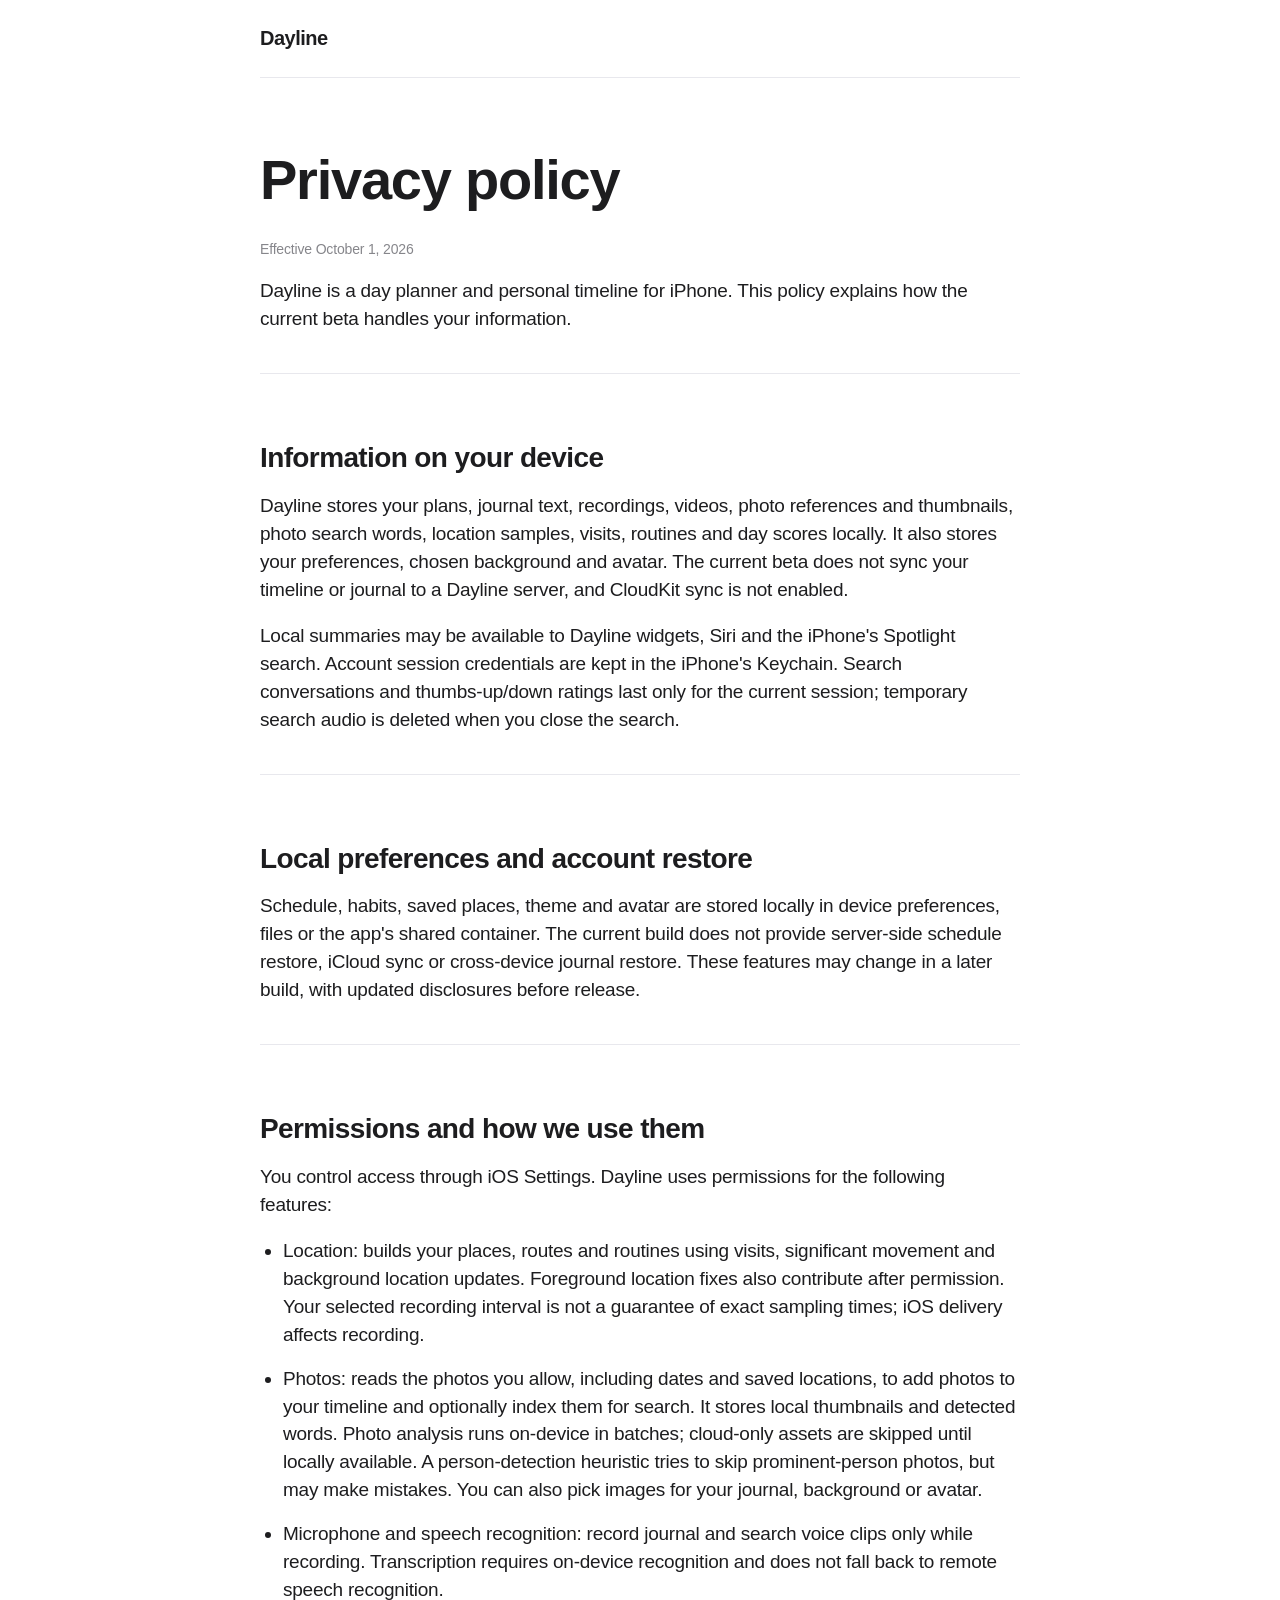
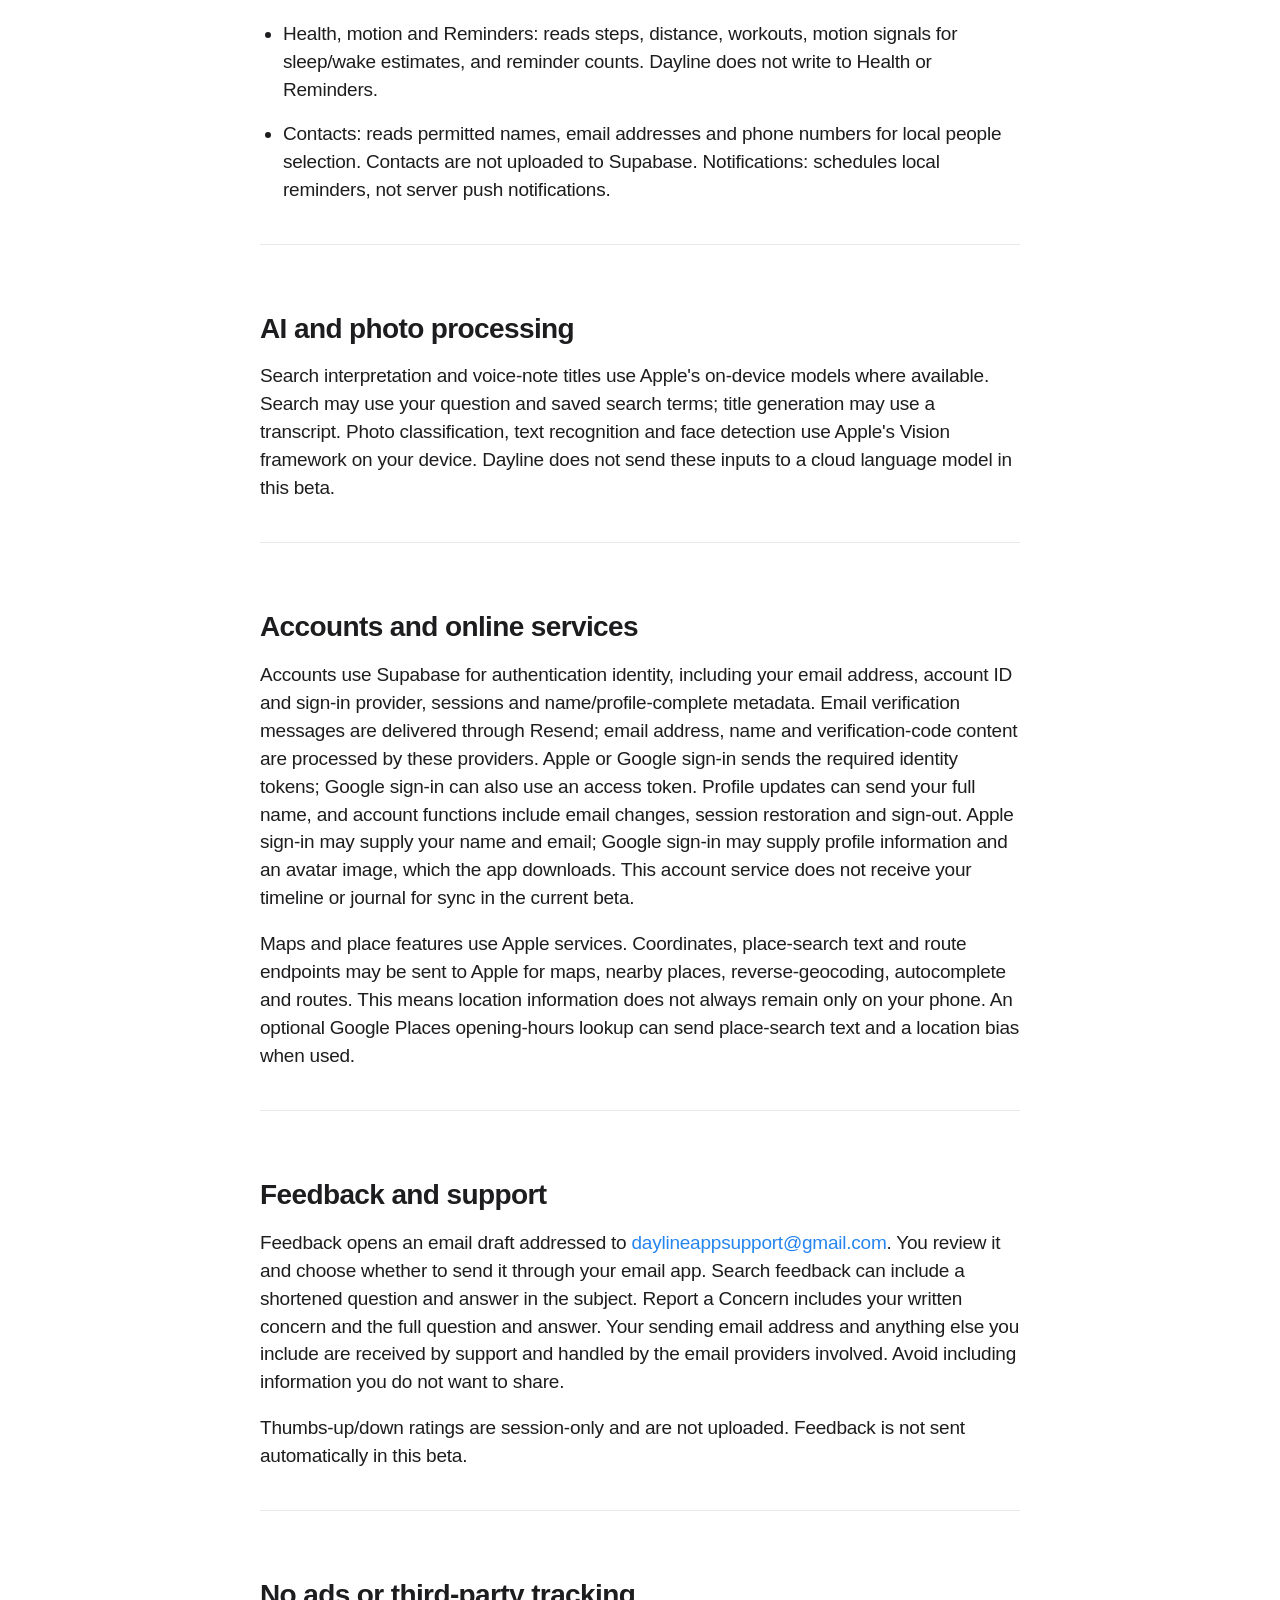
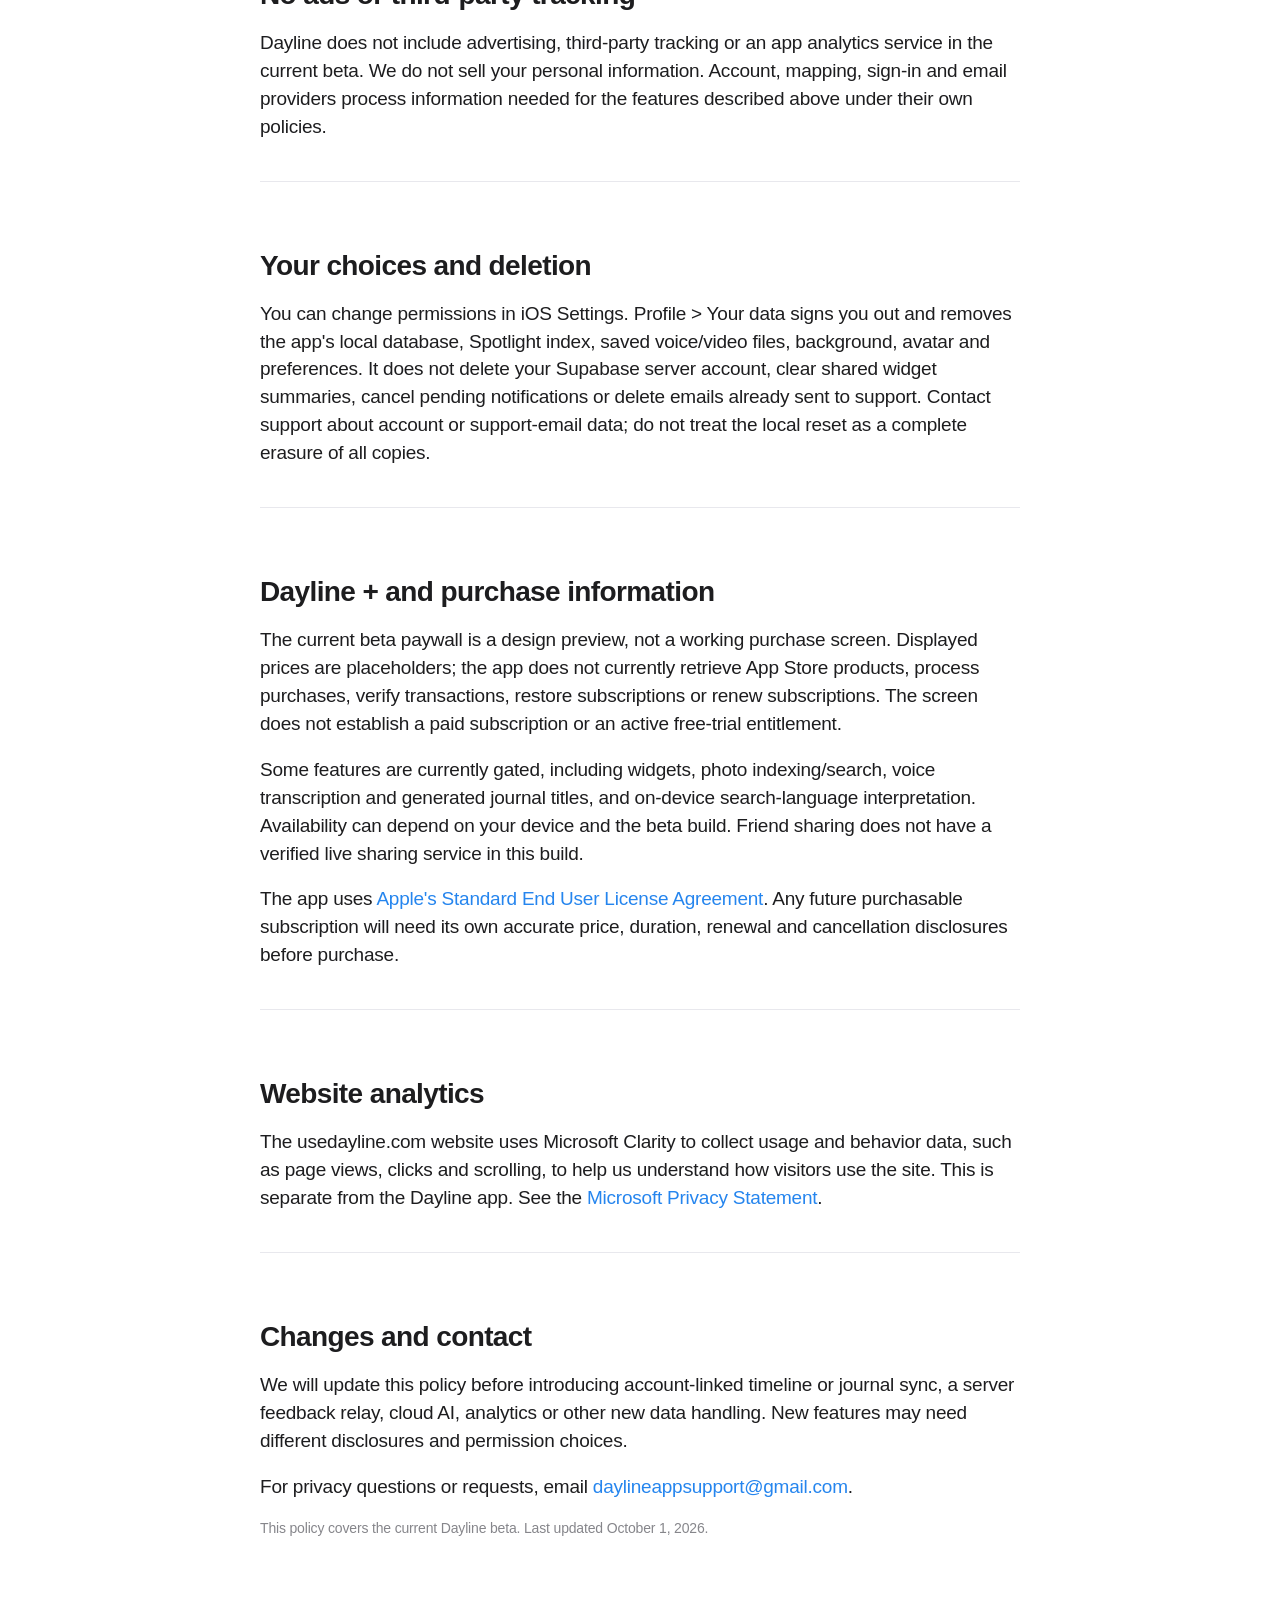
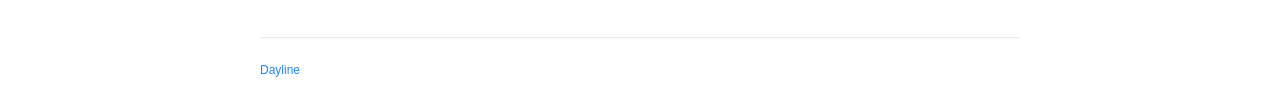
<file: privacy/privacy/index.html>
<!doctype html><html lang="en-US"><head><meta charset="utf-8"><meta name="viewport" content="width=device-width,initial-scale=1"><title>Dayline | Privacy policy</title><meta name="description" content="Read how the current Dayline beta handles local timeline and journal data, permissions, accounts, maps, support and website analytics."><link rel="stylesheet" href="/style.css"><script type="text/javascript">
    (function(c,l,a,r,i,t,y){
        c[a]=c[a]||function(){(c[a].q=c[a].q||[]).push(arguments)};
        t=l.createElement(r);t.async=1;t.src="https://www.clarity.ms/tag/"+i;
        y=l.getElementsByTagName(r)[0];y.parentNode.insertBefore(t,y);
    })(window, document, "clarity", "script", "yqswwnkluh");
</script>
<style>html{background:var(--bg,#fff);}@media(prefers-color-scheme:dark){html{background:#000;}}</style><link rel="canonical" href="https://usedayline.com/privacy">
<meta property="og:type" content="website">
<meta property="og:title" content="Dayline | Privacy policy">
<meta property="og:description" content="Read how the current Dayline beta handles local timeline and journal data, permissions, accounts, maps, support and website analytics.">
<meta property="og:url" content="https://usedayline.com/privacy">
<meta property="og:site_name" content="Dayline">
</head><body><header><a class="brand" href="/">Dayline</a></header><main class="policy"><h1>Privacy policy</h1><p class="meta">Effective October 1, 2026</p><p>Dayline is a day planner and personal timeline for iPhone. This policy explains how the current beta handles your information.</p><section><h2>Information on your device</h2><p>Dayline stores your plans, journal text, recordings, videos, photo references and thumbnails, photo search words, location samples, visits, routines and day scores locally. It also stores your preferences, chosen background and avatar. The current beta does not sync your timeline or journal to a Dayline server, and CloudKit sync is not enabled.</p><p>Local summaries may be available to Dayline widgets, Siri and the iPhone's Spotlight search. Account session credentials are kept in the iPhone's Keychain. Search conversations and thumbs-up/down ratings last only for the current session; temporary search audio is deleted when you close the search.</p></section><section><h2>Local preferences and account restore</h2><p>Schedule, habits, saved places, theme and avatar are stored locally in device preferences, files or the app's shared container. The current build does not provide server-side schedule restore, iCloud sync or cross-device journal restore. These features may change in a later build, with updated disclosures before release.</p></section><section><h2>Permissions and how we use them</h2><p>You control access through iOS Settings. Dayline uses permissions for the following features:</p><ul><li>Location: builds your places, routes and routines using visits, significant movement and background location updates. Foreground location fixes also contribute after permission. Your selected recording interval is not a guarantee of exact sampling times; iOS delivery affects recording.</li><li>Photos: reads the photos you allow, including dates and saved locations, to add photos to your timeline and optionally index them for search. It stores local thumbnails and detected words. Photo analysis runs on-device in batches; cloud-only assets are skipped until locally available. A person-detection heuristic tries to skip prominent-person photos, but may make mistakes. You can also pick images for your journal, background or avatar.</li><li>Microphone and speech recognition: record journal and search voice clips only while recording. Transcription requires on-device recognition and does not fall back to remote speech recognition.</li><li>Health, motion and Reminders: reads steps, distance, workouts, motion signals for sleep/wake estimates, and reminder counts. Dayline does not write to Health or Reminders.</li><li>Contacts: reads permitted names, email addresses and phone numbers for local people selection. Contacts are not uploaded to Supabase. Notifications: schedules local reminders, not server push notifications.</li></ul></section><section><h2>AI and photo processing</h2><p>Search interpretation and voice-note titles use Apple's on-device models where available. Search may use your question and saved search terms; title generation may use a transcript. Photo classification, text recognition and face detection use Apple's Vision framework on your device. Dayline does not send these inputs to a cloud language model in this beta.</p></section><section><h2>Accounts and online services</h2><p>Accounts use Supabase for authentication identity, including your email address, account ID and sign-in provider, sessions and name/profile-complete metadata. Email verification messages are delivered through Resend; email address, name and verification-code content are processed by these providers. Apple or Google sign-in sends the required identity tokens; Google sign-in can also use an access token. Profile updates can send your full name, and account functions include email changes, session restoration and sign-out. Apple sign-in may supply your name and email; Google sign-in may supply profile information and an avatar image, which the app downloads. This account service does not receive your timeline or journal for sync in the current beta.</p><p>Maps and place features use Apple services. Coordinates, place-search text and route endpoints may be sent to Apple for maps, nearby places, reverse-geocoding, autocomplete and routes. This means location information does not always remain only on your phone. An optional Google Places opening-hours lookup can send place-search text and a location bias when used.</p></section><section><h2>Feedback and support</h2><p>Feedback opens an email draft addressed to <a href="mailto:daylineappsupport@gmail.com">daylineappsupport@gmail.com</a>. You review it and choose whether to send it through your email app. Search feedback can include a shortened question and answer in the subject. Report a Concern includes your written concern and the full question and answer. Your sending email address and anything else you include are received by support and handled by the email providers involved. Avoid including information you do not want to share.</p><p>Thumbs-up/down ratings are session-only and are not uploaded. Feedback is not sent automatically in this beta.</p></section><section><h2>No ads or third-party tracking</h2><p>Dayline does not include advertising, third-party tracking or an app analytics service in the current beta. We do not sell your personal information. Account, mapping, sign-in and email providers process information needed for the features described above under their own policies.</p></section><section><h2>Your choices and deletion</h2><p>You can change permissions in iOS Settings. Profile &gt; Your data signs you out and removes the app's local database, Spotlight index, saved voice/video files, background, avatar and preferences. It does not delete your Supabase server account, clear shared widget summaries, cancel pending notifications or delete emails already sent to support. Contact support about account or support-email data; do not treat the local reset as a complete erasure of all copies.</p></section><section><h2>Dayline + and purchase information</h2><p>The current beta paywall is a design preview, not a working purchase screen. Displayed prices are placeholders; the app does not currently retrieve App Store products, process purchases, verify transactions, restore subscriptions or renew subscriptions. The screen does not establish a paid subscription or an active free-trial entitlement.</p><p>Some features are currently gated, including widgets, photo indexing/search, voice transcription and generated journal titles, and on-device search-language interpretation. Availability can depend on your device and the beta build. Friend sharing does not have a verified live sharing service in this build.</p><p>The app uses <a href="https://www.apple.com/legal/internet-services/itunes/dev/stdeula/">Apple's Standard End User License Agreement</a>. Any future purchasable subscription will need its own accurate price, duration, renewal and cancellation disclosures before purchase.</p></section><section><h2>Website analytics</h2><p>The usedayline.com website uses Microsoft Clarity to collect usage and behavior data, such as page views, clicks and scrolling, to help us understand how visitors use the site. This is separate from the Dayline app. See the <a href="https://www.microsoft.com/en-us/privacy/privacystatement">Microsoft Privacy Statement</a>.</p></section><section><h2>Changes and contact</h2><p>We will update this policy before introducing account-linked timeline or journal sync, a server feedback relay, cloud AI, analytics or other new data handling. New features may need different disclosures and permission choices.</p><p>For privacy questions or requests, email <a href="mailto:daylineappsupport@gmail.com">daylineappsupport@gmail.com</a>.</p></section><p class="meta">This policy covers the current Dayline beta. Last updated October 1, 2026.</p></main><footer><a href="/">Dayline</a></footer><script>
(()=>{
 let leaving=false,departure=null;
 document.addEventListener('click',event=>{
  const link=event.target.closest('a[href="/"]');
  if(!link||event.defaultPrevented||event.button!==0||event.metaKey||event.ctrlKey||event.shiftKey||event.altKey||link.target==='_blank'||matchMedia('(prefers-reduced-motion:reduce)').matches)return;
  event.preventDefault();if(leaving)return;leaving=true;
  try{sessionStorage.setItem('dayline-return','1');}catch(e){}
  departure=document.body.animate([{opacity:1,transform:'translate3d(0,0,0)'},{opacity:0,transform:'translate3d(-24px,0,0)'}],{duration:220,easing:'cubic-bezier(.25,.1,.25,1)',fill:'forwards'});
  departure.finished.then(()=>location.assign(link.href)).catch(()=>{leaving=false;});
 });
 addEventListener('pageshow',()=>{if(departure)departure.cancel();leaving=false;});
})();
</script></body></html>
</file>
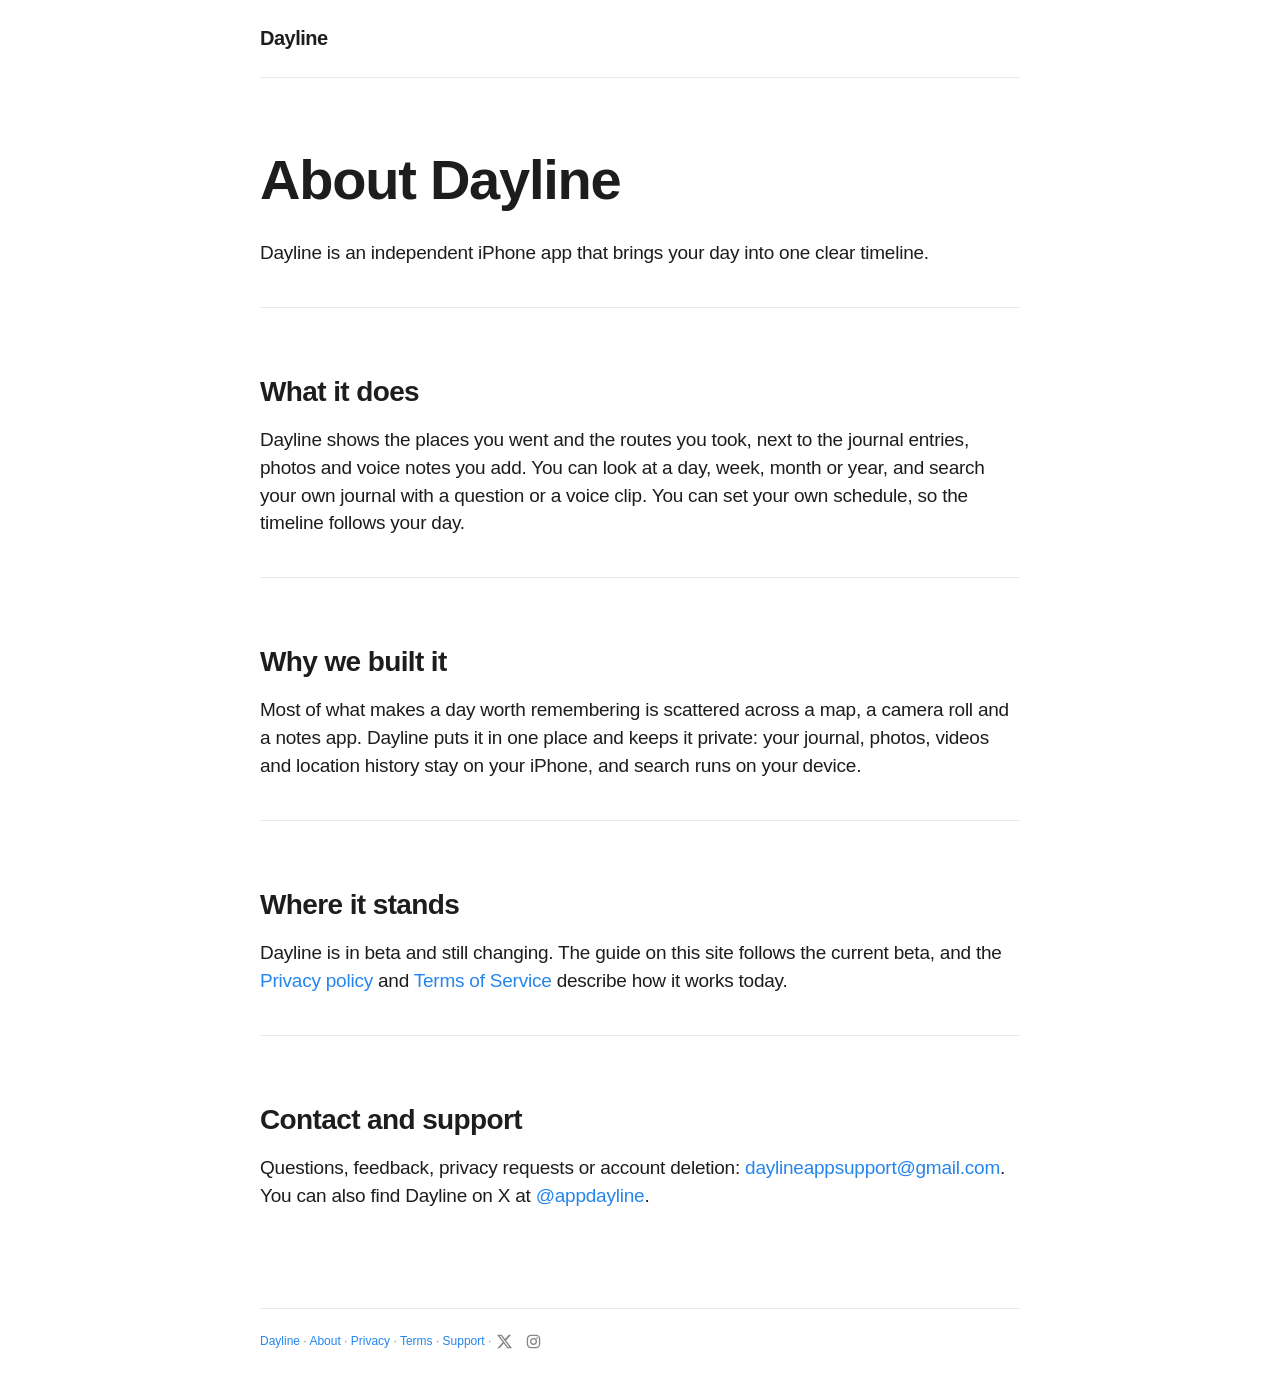
<file: about.html>
<!doctype html><html lang="en-US"><head><meta charset="utf-8"><meta name="viewport" content="width=device-width,initial-scale=1"><title>Dayline | About</title><meta name="description" content="About Dayline, an independent iPhone app that brings your places, routes, photos and journal into one clear timeline. Contact and support details."><link rel="stylesheet" href="/style.css"><script type="text/javascript">
    (function(c,l,a,r,i,t,y){
        c[a]=c[a]||function(){(c[a].q=c[a].q||[]).push(arguments)};
        t=l.createElement(r);t.async=1;t.src="https://www.clarity.ms/tag/"+i;
        y=l.getElementsByTagName(r)[0];y.parentNode.insertBefore(t,y);
    })(window, document, "clarity", "script", "yqswwnkluh");
</script>
<style>html{background:var(--bg,#fff);}@media(prefers-color-scheme:dark){html{background:#000;}}</style><link rel="canonical" href="https://usedayline.com/about">
<meta property="og:type" content="website">
<meta property="og:title" content="Dayline | About">
<meta property="og:description" content="About Dayline, an independent iPhone app that brings your places, routes, photos and journal into one clear timeline. Contact and support details.">
<meta property="og:url" content="https://usedayline.com/about">
<meta property="og:site_name" content="Dayline">
<link rel="icon" href="/favicon.ico" sizes="48x48 32x32 16x16">
<link rel="icon" href="/favicon.svg" type="image/svg+xml" sizes="any">
<link rel="icon" type="image/png" sizes="192x192" href="/icon-192.png">
<link rel="apple-touch-icon" sizes="180x180" href="/apple-touch-icon.png">
<style>footer .soc{display:inline-flex;align-items:center;gap:14px;margin-left:2px;vertical-align:middle}footer .soc a{display:inline-flex;color:var(--secondary,#86868b);line-height:0}footer .soc a:hover{color:var(--text,#1d1d1f);text-decoration:none}footer .soc svg{width:15px;height:15px;fill:currentColor}</style>
</head><body><header><a class="brand" href="/">Dayline</a></header><main class="policy"><h1>About Dayline</h1><p>Dayline is an independent iPhone app that brings your day into one clear timeline.</p>
<section><h2>What it does</h2><p>Dayline shows the places you went and the routes you took, next to the journal entries, photos and voice notes you add. You can look at a day, week, month or year, and search your own journal with a question or a voice clip. You can set your own schedule, so the timeline follows your day.</p></section>
<section><h2>Why we built it</h2><p>Most of what makes a day worth remembering is scattered across a map, a camera roll and a notes app. Dayline puts it in one place and keeps it private: your journal, photos, videos and location history stay on your iPhone, and search runs on your device.</p></section>
<section><h2>Where it stands</h2><p>Dayline is in beta and still changing. The guide on this site follows the current beta, and the <a href="/privacy">Privacy policy</a> and <a href="/terms">Terms of Service</a> describe how it works today.</p></section>
<section><h2>Contact and support</h2><p>Questions, feedback, privacy requests or account deletion: <a href="mailto:daylineappsupport@gmail.com">daylineappsupport@gmail.com</a>. You can also find Dayline on X at <a href="https://x.com/appdayline" rel="me noopener">@appdayline</a>.</p></section></main><footer><a href="/">Dayline</a><span> &middot; <a href="/about">About</a> &middot; <a href="/privacy">Privacy</a> &middot; <a href="/terms">Terms</a> &middot; <a href="mailto:daylineappsupport@gmail.com">Support</a> &middot; <span class="soc"><a href="https://x.com/appdayline" rel="me noopener" aria-label="Dayline on X"><svg viewBox="0 0 24 24" aria-hidden="true"><path d="M18.901 1.153h3.68l-8.04 9.19L24 22.846h-7.406l-5.8-7.584-6.638 7.584H.474l8.6-9.83L0 1.154h7.594l5.243 6.932ZM17.61 20.644h2.039L6.486 3.24H4.298Z"/></svg></a><a href="https://www.instagram.com/appdayline/" rel="me noopener" aria-label="Dayline on Instagram"><svg viewBox="0 0 24 24" aria-hidden="true"><rect x="2.25" y="2.25" width="19.5" height="19.5" rx="5.6" fill="none" stroke="currentColor" stroke-width="2.1"/><circle cx="12" cy="12" r="4.5" fill="none" stroke="currentColor" stroke-width="2.1"/><circle cx="17.6" cy="6.4" r="1.35"/></svg></a></span></span></footer></body></html>
</file>
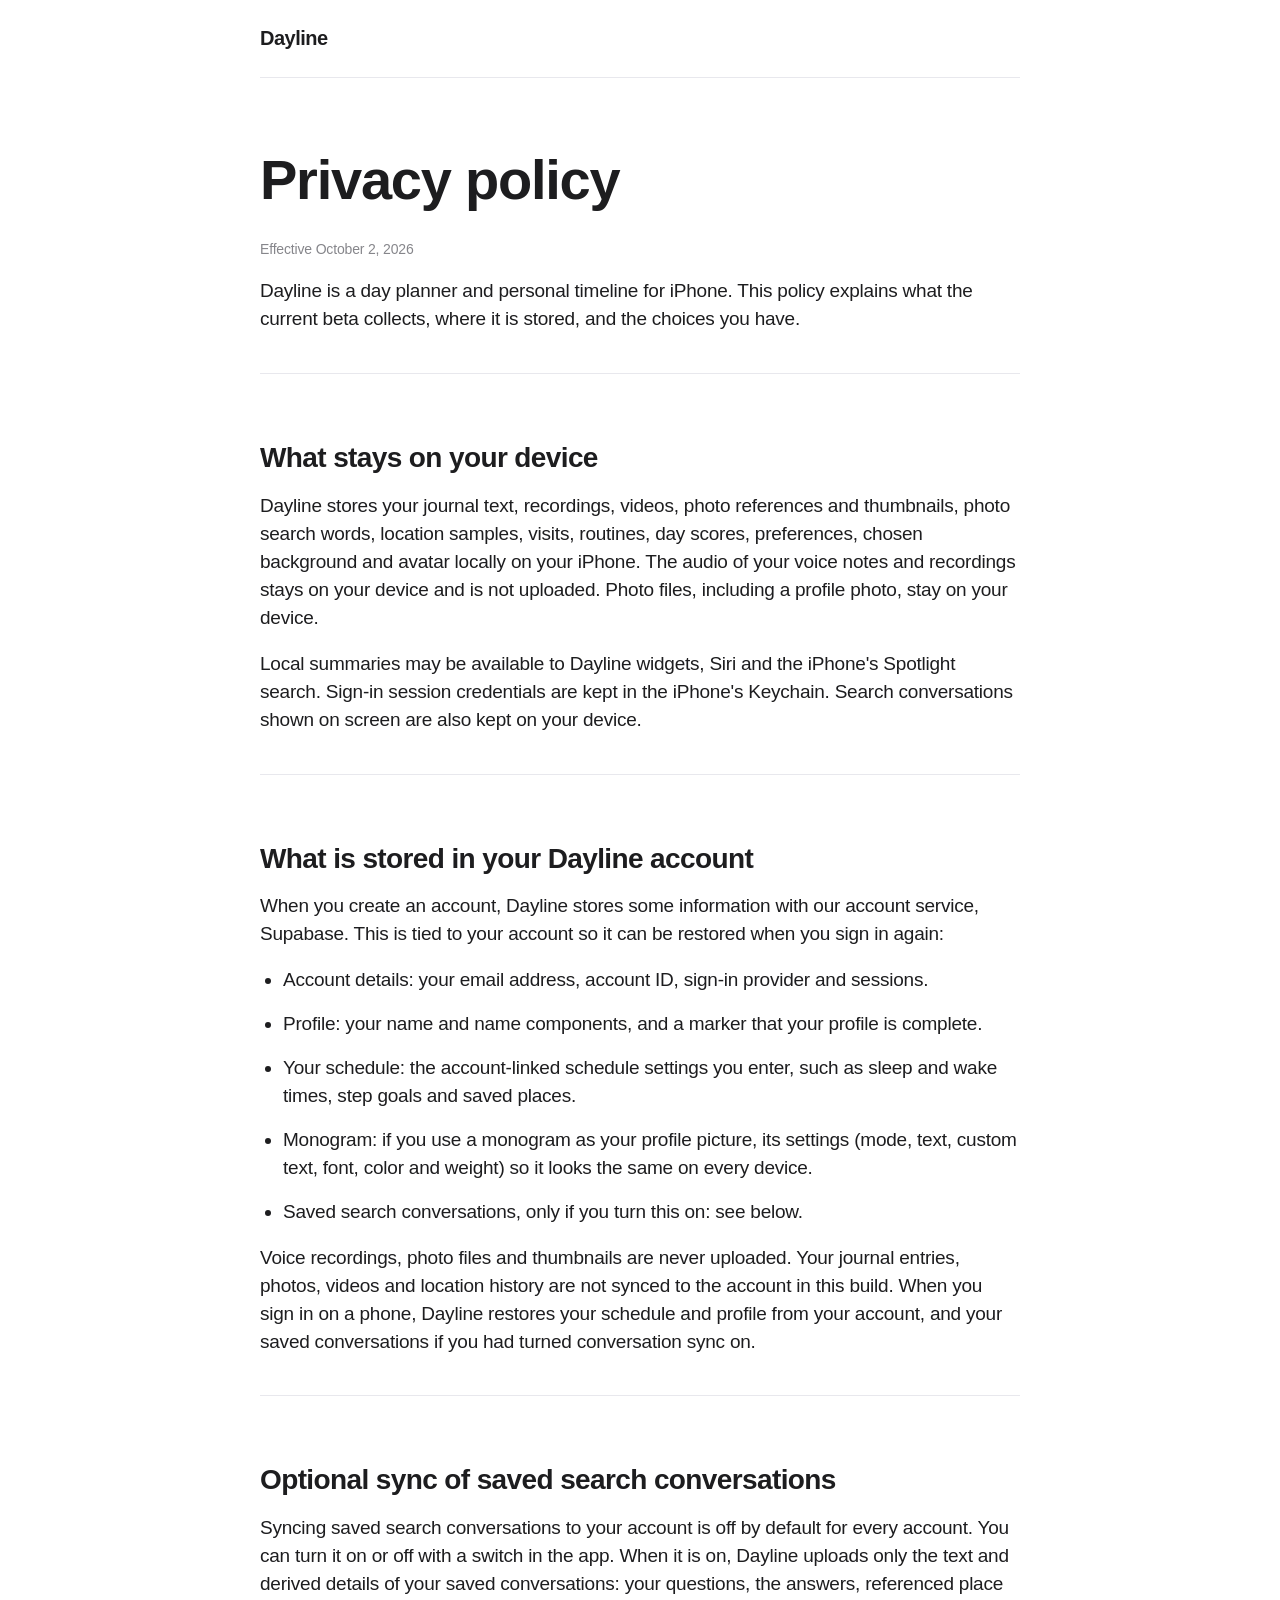
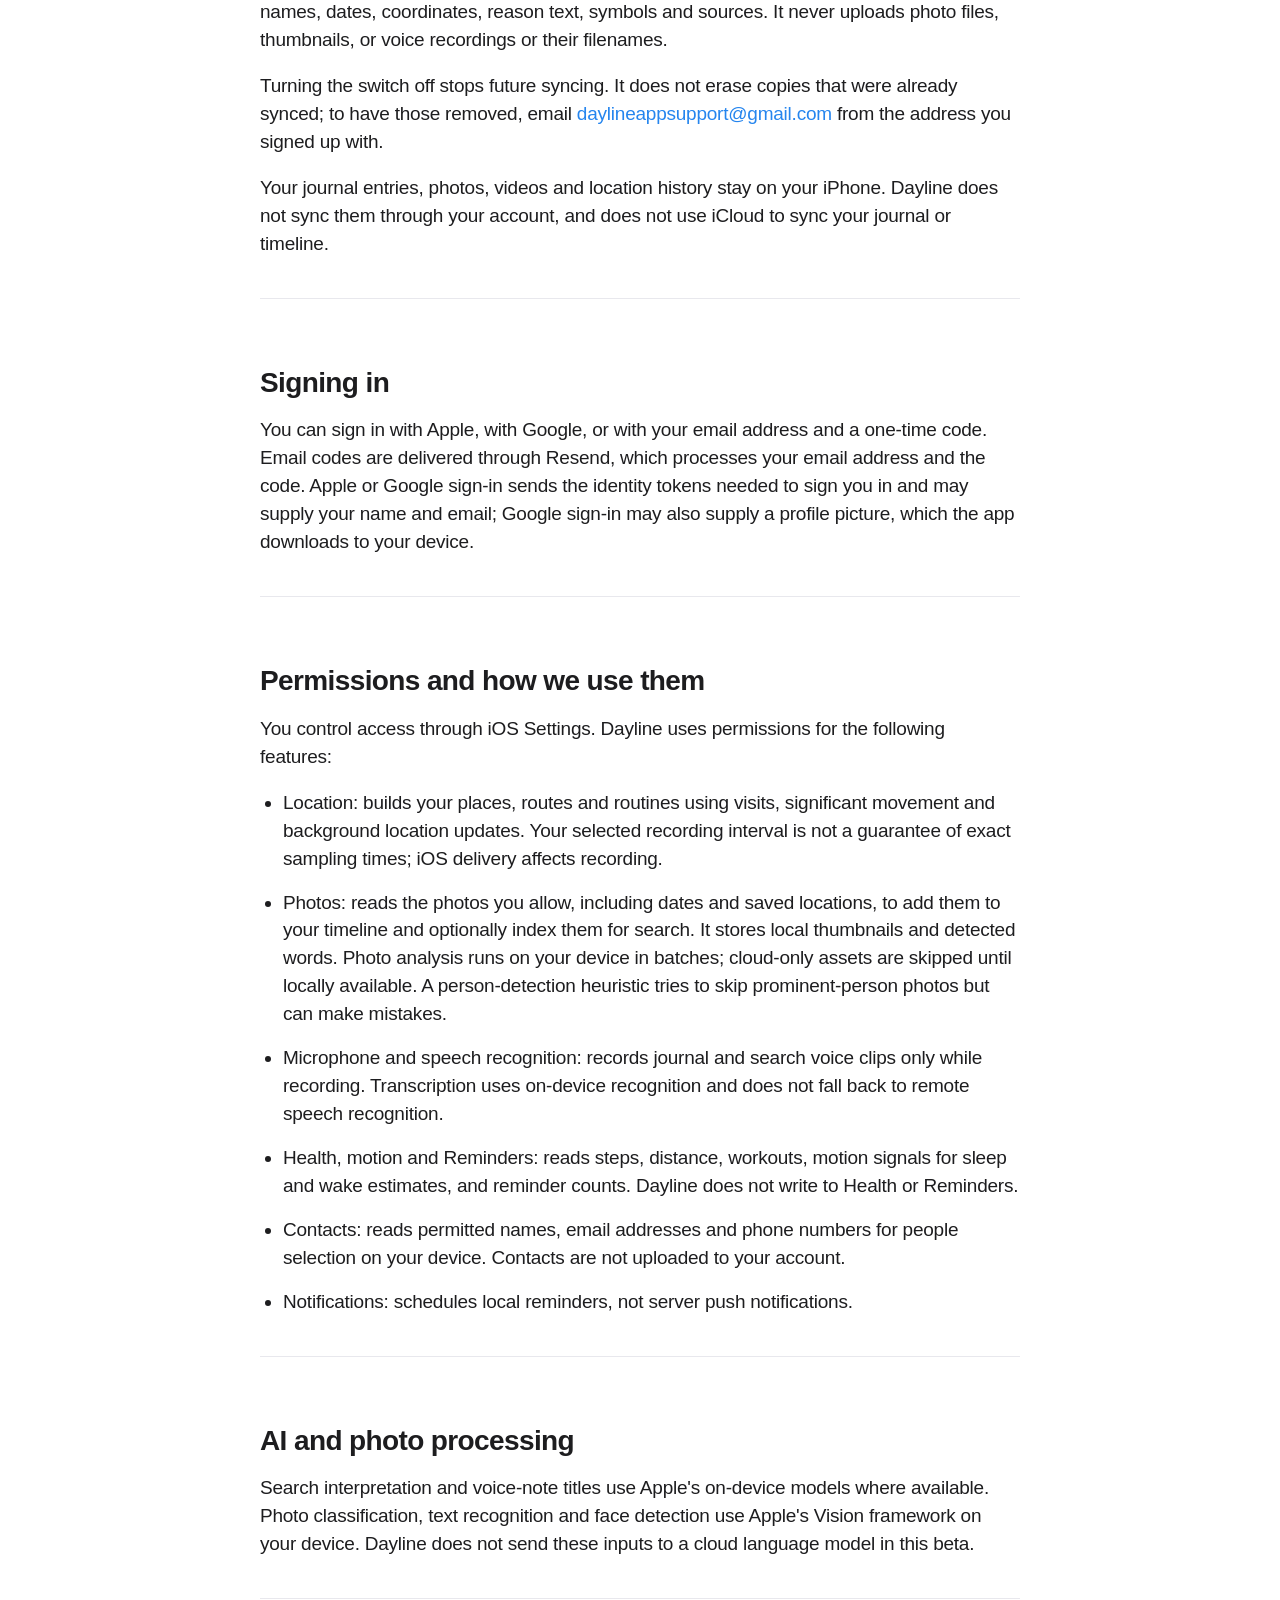
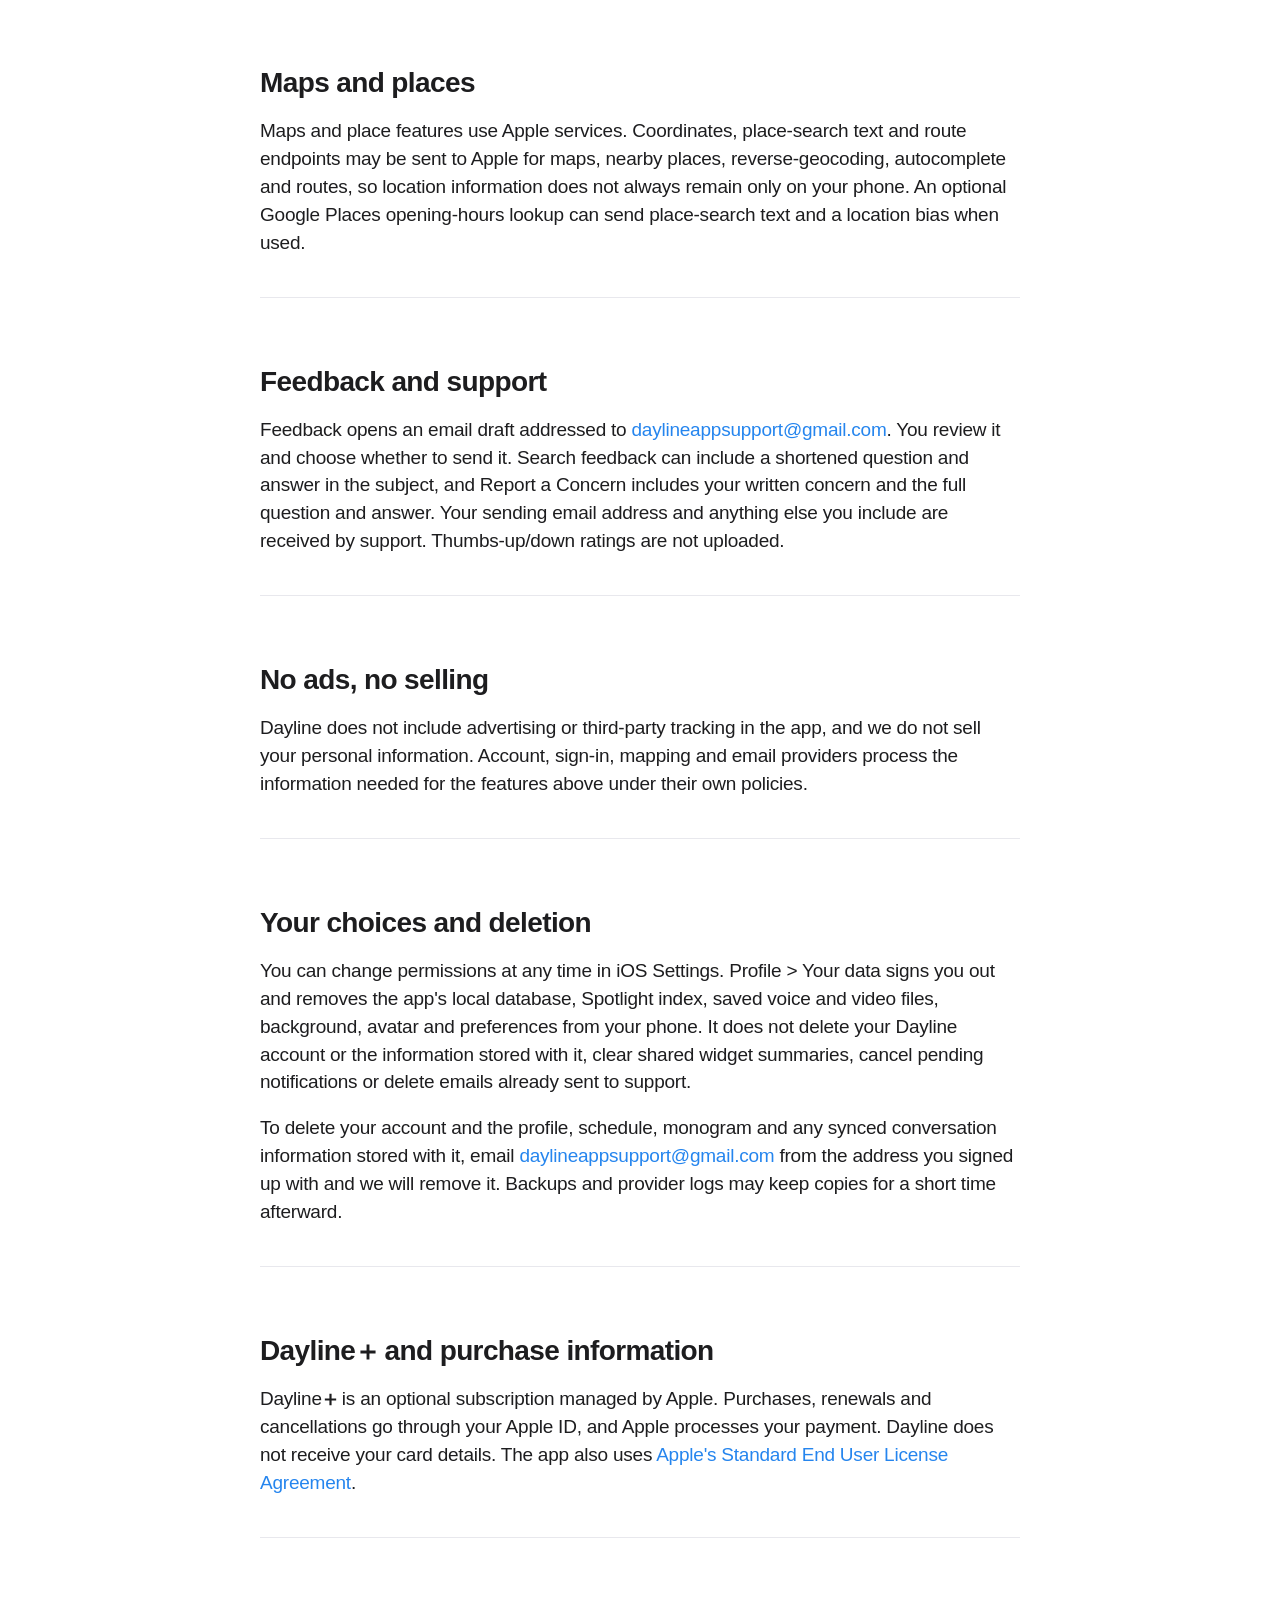
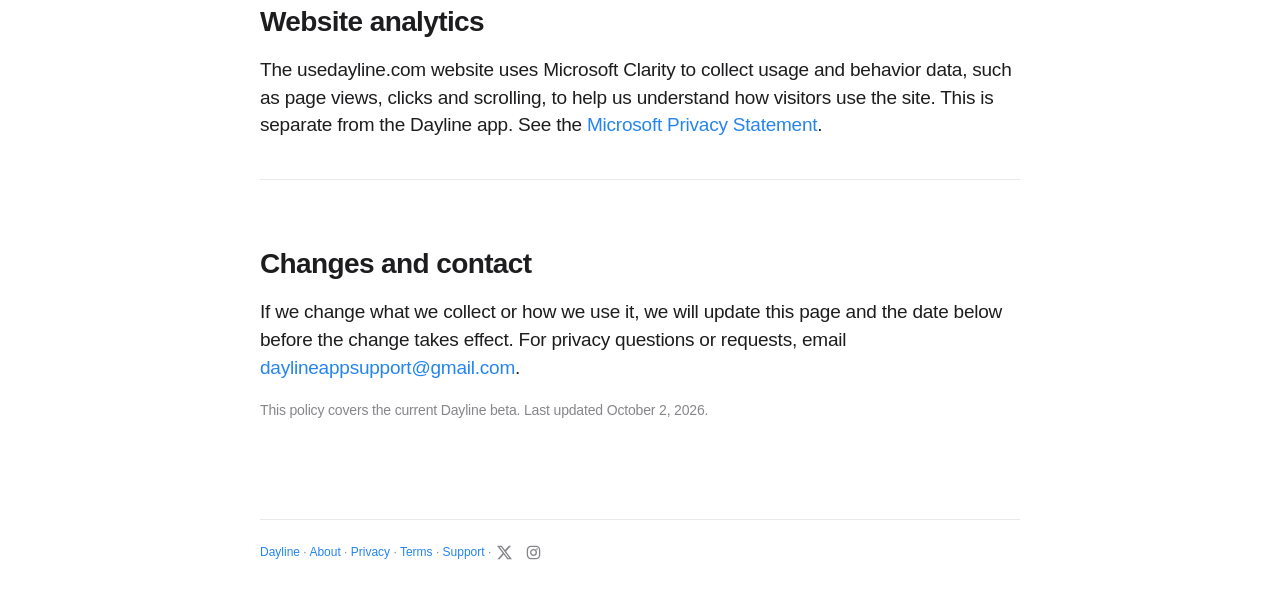
<file: privacy.html>
<!doctype html><html lang="en-US"><head><meta charset="utf-8"><meta name="viewport" content="width=device-width,initial-scale=1"><title>Dayline | Privacy policy</title><meta name="description" content="How Dayline handles data on your device, what is stored in your account, permissions, maps, support and website analytics."><link rel="stylesheet" href="/style.css"><script type="text/javascript">
    (function(c,l,a,r,i,t,y){
        c[a]=c[a]||function(){(c[a].q=c[a].q||[]).push(arguments)};
        t=l.createElement(r);t.async=1;t.src="https://www.clarity.ms/tag/"+i;
        y=l.getElementsByTagName(r)[0];y.parentNode.insertBefore(t,y);
    })(window, document, "clarity", "script", "yqswwnkluh");
</script>
<style>html{background:var(--bg,#fff);}@media(prefers-color-scheme:dark){html{background:#000;}}</style><link rel="canonical" href="https://usedayline.com/privacy">
<meta property="og:type" content="website">
<meta property="og:title" content="Dayline | Privacy policy">
<meta property="og:description" content="How Dayline handles data on your device, what is stored in your account, permissions, maps, support and website analytics.">
<meta property="og:url" content="https://usedayline.com/privacy">
<meta property="og:site_name" content="Dayline">
<link rel="icon" href="/favicon.ico" sizes="48x48 32x32 16x16">
<link rel="icon" href="/favicon.svg" type="image/svg+xml" sizes="any">
<link rel="icon" type="image/png" sizes="192x192" href="/icon-192.png">
<link rel="apple-touch-icon" sizes="180x180" href="/apple-touch-icon.png">
<style>.dl-plus::after{content:"";content:"" / " Plus";display:inline-block;width:.66em;height:.66em;margin-left:.13em;vertical-align:-.03em;background:currentColor;-webkit-mask:url("data:image/svg+xml,%3Csvg xmlns='http://www.w3.org/2000/svg' viewBox='0 0 100 100'%3E%3Cpath d='M42 8h16v34h34v16H58v34H42V58H8V42h34z'/%3E%3C/svg%3E") center/contain no-repeat;mask:url("data:image/svg+xml,%3Csvg xmlns='http://www.w3.org/2000/svg' viewBox='0 0 100 100'%3E%3Cpath d='M42 8h16v34h34v16H58v34H42V58H8V42h34z'/%3E%3C/svg%3E") center/contain no-repeat}</style>
<style>footer .soc{display:inline-flex;align-items:center;gap:14px;margin-left:2px;vertical-align:middle}footer .soc a{display:inline-flex;color:var(--secondary,#86868b);line-height:0}footer .soc a:hover{color:var(--text,#1d1d1f);text-decoration:none}footer .soc svg{width:15px;height:15px;fill:currentColor}</style>
</head><body><header><a class="brand" href="/">Dayline</a></header><main class="policy"><h1>Privacy policy</h1><p class="meta">Effective October 2, 2026</p><p>Dayline is a day planner and personal timeline for iPhone. This policy explains what the current beta collects, where it is stored, and the choices you have.</p>
<section><h2>What stays on your device</h2><p>Dayline stores your journal text, recordings, videos, photo references and thumbnails, photo search words, location samples, visits, routines, day scores, preferences, chosen background and avatar locally on your iPhone. The audio of your voice notes and recordings stays on your device and is not uploaded. Photo files, including a profile photo, stay on your device.</p><p>Local summaries may be available to Dayline widgets, Siri and the iPhone's Spotlight search. Sign-in session credentials are kept in the iPhone's Keychain. Search conversations shown on screen are also kept on your device.</p></section>
<section><h2>What is stored in your Dayline account</h2><p>When you create an account, Dayline stores some information with our account service, Supabase. This is tied to your account so it can be restored when you sign in again:</p><ul><li>Account details: your email address, account ID, sign-in provider and sessions.</li><li>Profile: your name and name components, and a marker that your profile is complete.</li><li>Your schedule: the account-linked schedule settings you enter, such as sleep and wake times, step goals and saved places.</li><li>Monogram: if you use a monogram as your profile picture, its settings (mode, text, custom text, font, color and weight) so it looks the same on every device.</li><li>Saved search conversations, only if you turn this on: see below.</li></ul><p>Voice recordings, photo files and thumbnails are never uploaded. Your journal entries, photos, videos and location history are not synced to the account in this build. When you sign in on a phone, Dayline restores your schedule and profile from your account, and your saved conversations if you had turned conversation sync on.</p></section>
<section><h2>Optional sync of saved search conversations</h2><p>Syncing saved search conversations to your account is off by default for every account. You can turn it on or off with a switch in the app. When it is on, Dayline uploads only the text and derived details of your saved conversations: your questions, the answers, referenced place names, dates, coordinates, reason text, symbols and sources. It never uploads photo files, thumbnails, or voice recordings or their filenames.</p><p>Turning the switch off stops future syncing. It does not erase copies that were already synced; to have those removed, email <a href="mailto:daylineappsupport@gmail.com">daylineappsupport@gmail.com</a> from the address you signed up with.</p><p>Your journal entries, photos, videos and location history stay on your iPhone. Dayline does not sync them through your account, and does not use iCloud to sync your journal or timeline.</p></section>
<section><h2>Signing in</h2><p>You can sign in with Apple, with Google, or with your email address and a one-time code. Email codes are delivered through Resend, which processes your email address and the code. Apple or Google sign-in sends the identity tokens needed to sign you in and may supply your name and email; Google sign-in may also supply a profile picture, which the app downloads to your device.</p></section>
<section><h2>Permissions and how we use them</h2><p>You control access through iOS Settings. Dayline uses permissions for the following features:</p><ul><li>Location: builds your places, routes and routines using visits, significant movement and background location updates. Your selected recording interval is not a guarantee of exact sampling times; iOS delivery affects recording.</li><li>Photos: reads the photos you allow, including dates and saved locations, to add them to your timeline and optionally index them for search. It stores local thumbnails and detected words. Photo analysis runs on your device in batches; cloud-only assets are skipped until locally available. A person-detection heuristic tries to skip prominent-person photos but can make mistakes.</li><li>Microphone and speech recognition: records journal and search voice clips only while recording. Transcription uses on-device recognition and does not fall back to remote speech recognition.</li><li>Health, motion and Reminders: reads steps, distance, workouts, motion signals for sleep and wake estimates, and reminder counts. Dayline does not write to Health or Reminders.</li><li>Contacts: reads permitted names, email addresses and phone numbers for people selection on your device. Contacts are not uploaded to your account.</li><li>Notifications: schedules local reminders, not server push notifications.</li></ul></section>
<section><h2>AI and photo processing</h2><p>Search interpretation and voice-note titles use Apple's on-device models where available. Photo classification, text recognition and face detection use Apple's Vision framework on your device. Dayline does not send these inputs to a cloud language model in this beta.</p></section>
<section><h2>Maps and places</h2><p>Maps and place features use Apple services. Coordinates, place-search text and route endpoints may be sent to Apple for maps, nearby places, reverse-geocoding, autocomplete and routes, so location information does not always remain only on your phone. An optional Google Places opening-hours lookup can send place-search text and a location bias when used.</p></section>
<section><h2>Feedback and support</h2><p>Feedback opens an email draft addressed to <a href="mailto:daylineappsupport@gmail.com">daylineappsupport@gmail.com</a>. You review it and choose whether to send it. Search feedback can include a shortened question and answer in the subject, and Report a Concern includes your written concern and the full question and answer. Your sending email address and anything else you include are received by support. Thumbs-up/down ratings are not uploaded.</p></section>
<section><h2>No ads, no selling</h2><p>Dayline does not include advertising or third-party tracking in the app, and we do not sell your personal information. Account, sign-in, mapping and email providers process the information needed for the features above under their own policies.</p></section>
<section><h2>Your choices and deletion</h2><p>You can change permissions at any time in iOS Settings. Profile &gt; Your data signs you out and removes the app's local database, Spotlight index, saved voice and video files, background, avatar and preferences from your phone. It does not delete your Dayline account or the information stored with it, clear shared widget summaries, cancel pending notifications or delete emails already sent to support.</p><p>To delete your account and the profile, schedule, monogram and any synced conversation information stored with it, email <a href="mailto:daylineappsupport@gmail.com">daylineappsupport@gmail.com</a> from the address you signed up with and we will remove it. Backups and provider logs may keep copies for a short time afterward.</p></section>
<section><h2><span class="dl-plus">Dayline</span> and purchase information</h2><p><span class="dl-plus">Dayline</span> is an optional subscription managed by Apple. Purchases, renewals and cancellations go through your Apple ID, and Apple processes your payment. Dayline does not receive your card details. The app also uses <a href="https://www.apple.com/legal/internet-services/itunes/dev/stdeula/">Apple's Standard End User License Agreement</a>.</p></section>
<section><h2>Website analytics</h2><p>The usedayline.com website uses Microsoft Clarity to collect usage and behavior data, such as page views, clicks and scrolling, to help us understand how visitors use the site. This is separate from the Dayline app. See the <a href="https://www.microsoft.com/en-us/privacy/privacystatement">Microsoft Privacy Statement</a>.</p></section>
<section><h2>Changes and contact</h2><p>If we change what we collect or how we use it, we will update this page and the date below before the change takes effect. For privacy questions or requests, email <a href="mailto:daylineappsupport@gmail.com">daylineappsupport@gmail.com</a>.</p></section><p class="meta">This policy covers the current Dayline beta. Last updated October 2, 2026.</p></main><footer><a href="/">Dayline</a><span> &middot; <a href="/about">About</a> &middot; <a href="/privacy">Privacy</a> &middot; <a href="/terms">Terms</a> &middot; <a href="mailto:daylineappsupport@gmail.com">Support</a> &middot; <span class="soc"><a href="https://x.com/appdayline" rel="me noopener" aria-label="Dayline on X"><svg viewBox="0 0 24 24" aria-hidden="true"><path d="M18.901 1.153h3.68l-8.04 9.19L24 22.846h-7.406l-5.8-7.584-6.638 7.584H.474l8.6-9.83L0 1.154h7.594l5.243 6.932ZM17.61 20.644h2.039L6.486 3.24H4.298Z"/></svg></a><a href="https://www.instagram.com/appdayline/" rel="me noopener" aria-label="Dayline on Instagram"><svg viewBox="0 0 24 24" aria-hidden="true"><rect x="2.25" y="2.25" width="19.5" height="19.5" rx="5.6" fill="none" stroke="currentColor" stroke-width="2.1"/><circle cx="12" cy="12" r="4.5" fill="none" stroke="currentColor" stroke-width="2.1"/><circle cx="17.6" cy="6.4" r="1.35"/></svg></a></span></span></footer><script>
(()=>{
 let leaving=false,departure=null;
 document.addEventListener('click',event=>{
  const link=event.target.closest('a[href="/"]');
  if(!link||event.defaultPrevented||event.button!==0||event.metaKey||event.ctrlKey||event.shiftKey||event.altKey||link.target==='_blank'||matchMedia('(prefers-reduced-motion:reduce)').matches)return;
  event.preventDefault();if(leaving)return;leaving=true;
  try{sessionStorage.setItem('dayline-return','1');}catch(e){}
  departure=document.body.animate([{opacity:1,transform:'translate3d(0,0,0)'},{opacity:0,transform:'translate3d(-24px,0,0)'}],{duration:220,easing:'cubic-bezier(.25,.1,.25,1)',fill:'forwards'});
  departure.finished.then(()=>location.assign(link.href)).catch(()=>{leaving=false;});
 });
 addEventListener('pageshow',()=>{if(departure)departure.cancel();leaving=false;});
})();
</script></body></html>
</file>
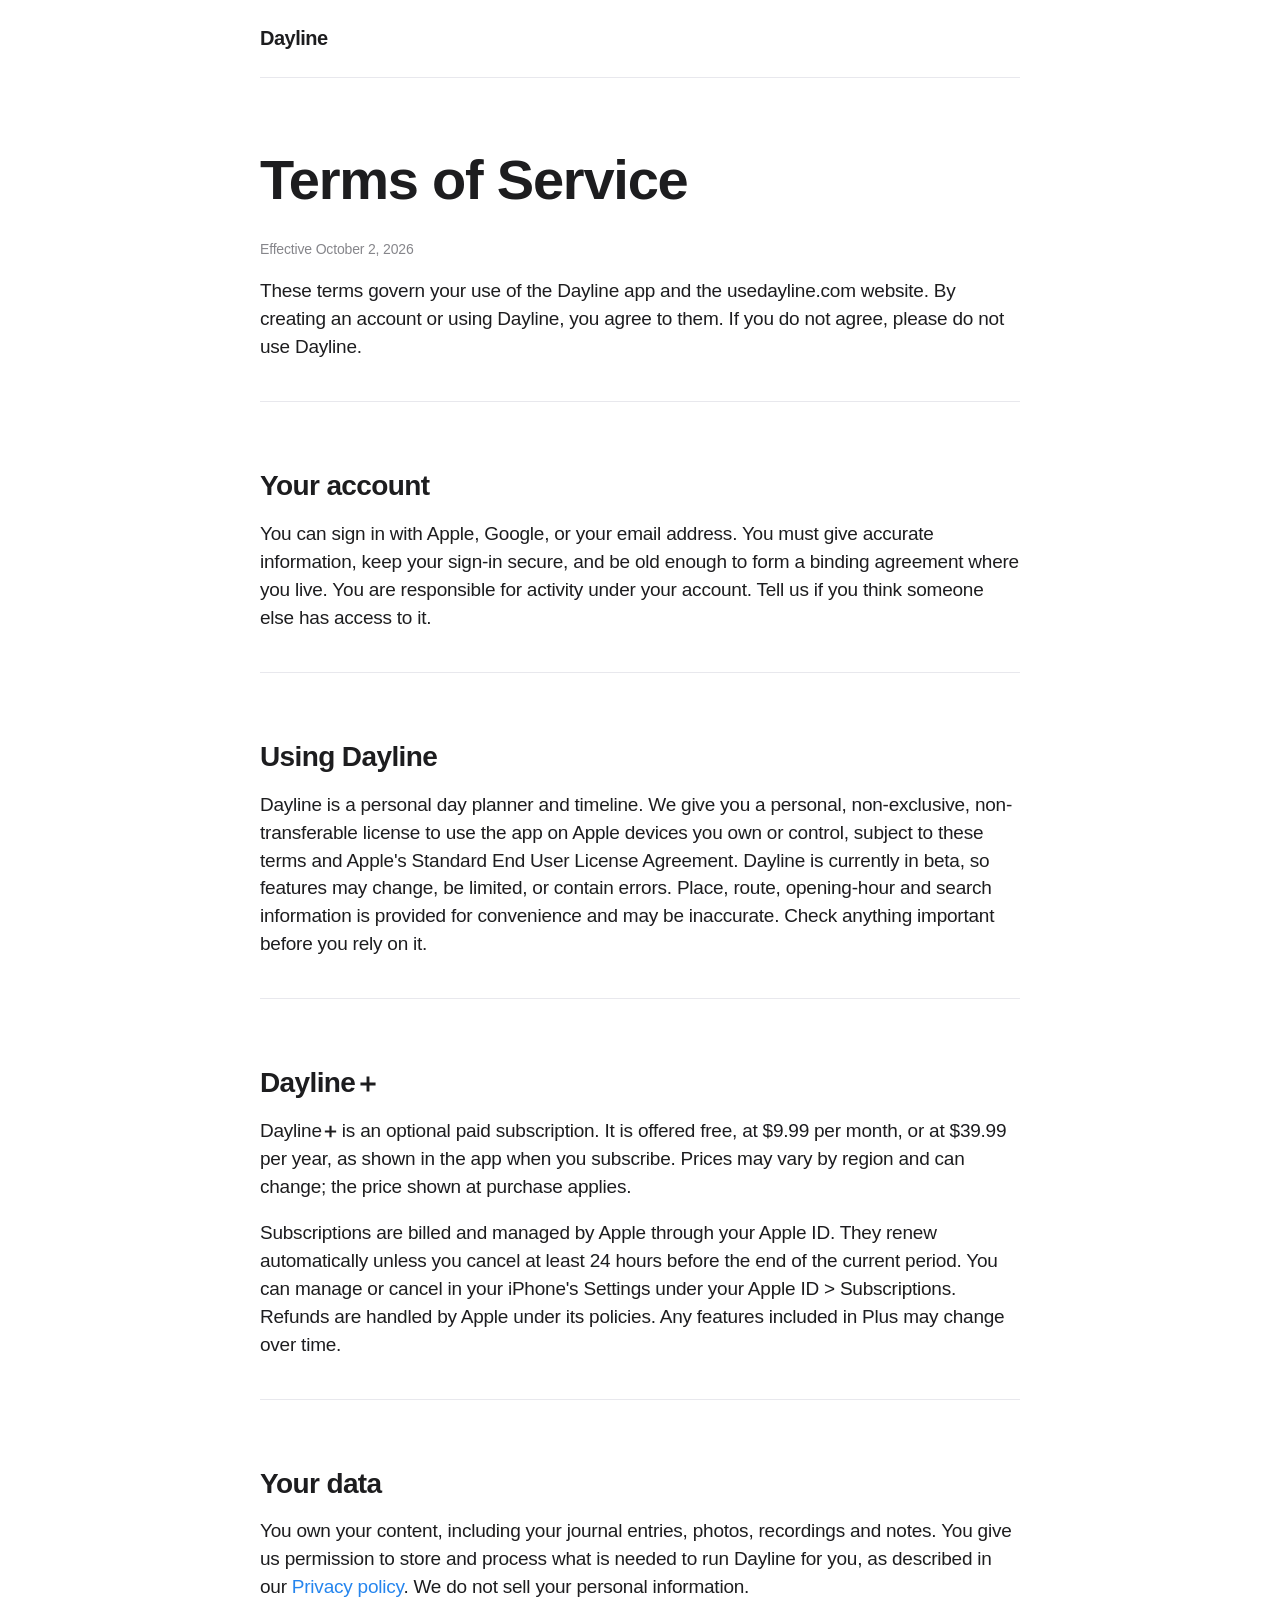
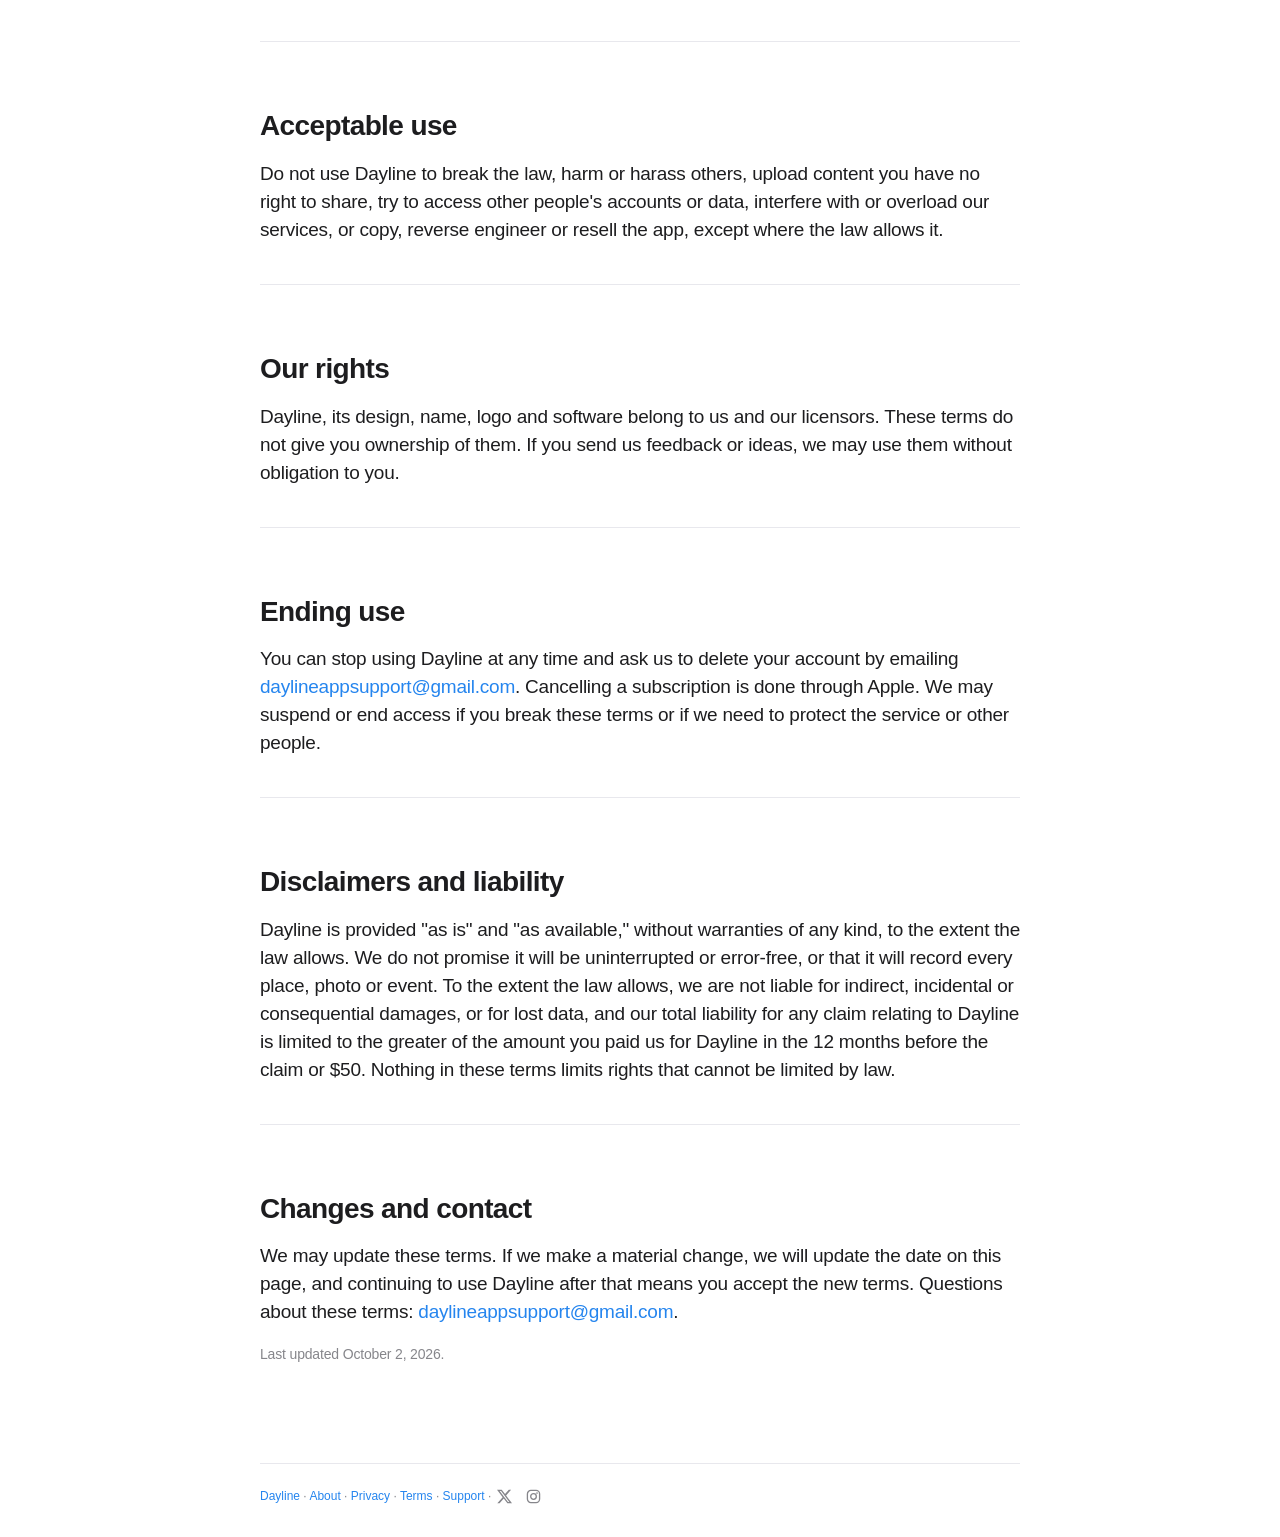
<file: terms.html>
<!doctype html><html lang="en-US"><head><meta charset="utf-8"><meta name="viewport" content="width=device-width,initial-scale=1"><title>Dayline | Terms of Service</title><meta name="description" content="The terms for using the Dayline app and website, including accounts, Dayline + subscriptions, your data and acceptable use."><link rel="stylesheet" href="/style.css"><script type="text/javascript">
    (function(c,l,a,r,i,t,y){
        c[a]=c[a]||function(){(c[a].q=c[a].q||[]).push(arguments)};
        t=l.createElement(r);t.async=1;t.src="https://www.clarity.ms/tag/"+i;
        y=l.getElementsByTagName(r)[0];y.parentNode.insertBefore(t,y);
    })(window, document, "clarity", "script", "yqswwnkluh");
</script>
<style>html{background:var(--bg,#fff);}@media(prefers-color-scheme:dark){html{background:#000;}}</style><link rel="canonical" href="https://usedayline.com/terms">
<meta property="og:type" content="website">
<meta property="og:title" content="Dayline | Terms of Service">
<meta property="og:description" content="The terms for using the Dayline app and website, including accounts, Dayline + subscriptions, your data and acceptable use.">
<meta property="og:url" content="https://usedayline.com/terms">
<meta property="og:site_name" content="Dayline">
<link rel="icon" href="/favicon.ico" sizes="48x48 32x32 16x16">
<link rel="icon" href="/favicon.svg" type="image/svg+xml" sizes="any">
<link rel="icon" type="image/png" sizes="192x192" href="/icon-192.png">
<link rel="apple-touch-icon" sizes="180x180" href="/apple-touch-icon.png">
<style>.dl-plus::after{content:"";content:"" / " Plus";display:inline-block;width:.66em;height:.66em;margin-left:.13em;vertical-align:-.03em;background:currentColor;-webkit-mask:url("data:image/svg+xml,%3Csvg xmlns='http://www.w3.org/2000/svg' viewBox='0 0 100 100'%3E%3Cpath d='M42 8h16v34h34v16H58v34H42V58H8V42h34z'/%3E%3C/svg%3E") center/contain no-repeat;mask:url("data:image/svg+xml,%3Csvg xmlns='http://www.w3.org/2000/svg' viewBox='0 0 100 100'%3E%3Cpath d='M42 8h16v34h34v16H58v34H42V58H8V42h34z'/%3E%3C/svg%3E") center/contain no-repeat}</style>
<style>footer .soc{display:inline-flex;align-items:center;gap:14px;margin-left:2px;vertical-align:middle}footer .soc a{display:inline-flex;color:var(--secondary,#86868b);line-height:0}footer .soc a:hover{color:var(--text,#1d1d1f);text-decoration:none}footer .soc svg{width:15px;height:15px;fill:currentColor}</style>
</head><body><header><a class="brand" href="/">Dayline</a></header><main class="policy"><h1>Terms of Service</h1><p class="meta">Effective October 2, 2026</p><p>These terms govern your use of the Dayline app and the usedayline.com website. By creating an account or using Dayline, you agree to them. If you do not agree, please do not use Dayline.</p>
<section><h2>Your account</h2><p>You can sign in with Apple, Google, or your email address. You must give accurate information, keep your sign-in secure, and be old enough to form a binding agreement where you live. You are responsible for activity under your account. Tell us if you think someone else has access to it.</p></section>
<section><h2>Using Dayline</h2><p>Dayline is a personal day planner and timeline. We give you a personal, non-exclusive, non-transferable license to use the app on Apple devices you own or control, subject to these terms and Apple's Standard End User License Agreement. Dayline is currently in beta, so features may change, be limited, or contain errors. Place, route, opening-hour and search information is provided for convenience and may be inaccurate. Check anything important before you rely on it.</p></section>
<section><h2><span class="dl-plus">Dayline</span></h2><p><span class="dl-plus">Dayline</span> is an optional paid subscription. It is offered free, at $9.99 per month, or at $39.99 per year, as shown in the app when you subscribe. Prices may vary by region and can change; the price shown at purchase applies.</p><p>Subscriptions are billed and managed by Apple through your Apple ID. They renew automatically unless you cancel at least 24 hours before the end of the current period. You can manage or cancel in your iPhone's Settings under your Apple ID &gt; Subscriptions. Refunds are handled by Apple under its policies. Any features included in Plus may change over time.</p></section>
<section><h2>Your data</h2><p>You own your content, including your journal entries, photos, recordings and notes. You give us permission to store and process what is needed to run Dayline for you, as described in our <a href="/privacy">Privacy policy</a>. We do not sell your personal information.</p></section>
<section><h2>Acceptable use</h2><p>Do not use Dayline to break the law, harm or harass others, upload content you have no right to share, try to access other people's accounts or data, interfere with or overload our services, or copy, reverse engineer or resell the app, except where the law allows it.</p></section>
<section><h2>Our rights</h2><p>Dayline, its design, name, logo and software belong to us and our licensors. These terms do not give you ownership of them. If you send us feedback or ideas, we may use them without obligation to you.</p></section>
<section><h2>Ending use</h2><p>You can stop using Dayline at any time and ask us to delete your account by emailing <a href="mailto:daylineappsupport@gmail.com">daylineappsupport@gmail.com</a>. Cancelling a subscription is done through Apple. We may suspend or end access if you break these terms or if we need to protect the service or other people.</p></section>
<section><h2>Disclaimers and liability</h2><p>Dayline is provided "as is" and "as available," without warranties of any kind, to the extent the law allows. We do not promise it will be uninterrupted or error-free, or that it will record every place, photo or event. To the extent the law allows, we are not liable for indirect, incidental or consequential damages, or for lost data, and our total liability for any claim relating to Dayline is limited to the greater of the amount you paid us for Dayline in the 12 months before the claim or $50. Nothing in these terms limits rights that cannot be limited by law.</p></section>
<section><h2>Changes and contact</h2><p>We may update these terms. If we make a material change, we will update the date on this page, and continuing to use Dayline after that means you accept the new terms. Questions about these terms: <a href="mailto:daylineappsupport@gmail.com">daylineappsupport@gmail.com</a>.</p></section><p class="meta">Last updated October 2, 2026.</p></main><footer><a href="/">Dayline</a><span> &middot; <a href="/about">About</a> &middot; <a href="/privacy">Privacy</a> &middot; <a href="/terms">Terms</a> &middot; <a href="mailto:daylineappsupport@gmail.com">Support</a> &middot; <span class="soc"><a href="https://x.com/appdayline" rel="me noopener" aria-label="Dayline on X"><svg viewBox="0 0 24 24" aria-hidden="true"><path d="M18.901 1.153h3.68l-8.04 9.19L24 22.846h-7.406l-5.8-7.584-6.638 7.584H.474l8.6-9.83L0 1.154h7.594l5.243 6.932ZM17.61 20.644h2.039L6.486 3.24H4.298Z"/></svg></a><a href="https://www.instagram.com/appdayline/" rel="me noopener" aria-label="Dayline on Instagram"><svg viewBox="0 0 24 24" aria-hidden="true"><rect x="2.25" y="2.25" width="19.5" height="19.5" rx="5.6" fill="none" stroke="currentColor" stroke-width="2.1"/><circle cx="12" cy="12" r="4.5" fill="none" stroke="currentColor" stroke-width="2.1"/><circle cx="17.6" cy="6.4" r="1.35"/></svg></a></span></span></footer><script>
(()=>{
 let leaving=false,departure=null;
 document.addEventListener('click',event=>{
  const link=event.target.closest('a[href="/"]');
  if(!link||event.defaultPrevented||event.button!==0||event.metaKey||event.ctrlKey||event.shiftKey||event.altKey||link.target==='_blank'||matchMedia('(prefers-reduced-motion:reduce)').matches)return;
  event.preventDefault();if(leaving)return;leaving=true;
  try{sessionStorage.setItem('dayline-return','1');}catch(e){}
  departure=document.body.animate([{opacity:1,transform:'translate3d(0,0,0)'},{opacity:0,transform:'translate3d(-24px,0,0)'}],{duration:220,easing:'cubic-bezier(.25,.1,.25,1)',fill:'forwards'});
  departure.finished.then(()=>location.assign(link.href)).catch(()=>{leaving=false;});
 });
 addEventListener('pageshow',()=>{if(departure)departure.cancel();leaving=false;});
})();
</script></body></html>
</file>
<file: style.css>
:root { color-scheme: light dark; --bg:#fff; --text:#1d1d1f; --secondary:#86868b; --line:#e8e8ed; --accent:#2585ee; }
*{box-sizing:border-box}
body{margin:0;background:var(--bg);color:var(--text);font-family:-apple-system,BlinkMacSystemFont,"Helvetica Neue",Helvetica,Arial,sans-serif;line-height:1.47;-webkit-font-smoothing:antialiased;-moz-osx-font-smoothing:grayscale}
header,main,footer{width:min(100% - 48px,760px);margin:auto}
header{padding:24px 0;display:flex;justify-content:space-between;align-items:center;border-bottom:1px solid var(--line)}
a{color:var(--accent);text-decoration:none}a:hover{text-decoration:underline}
.brand{color:var(--text);font-size:20px;font-weight:600;letter-spacing:-.025em}
h1{font-size:56px;line-height:1.08;letter-spacing:-.022em;margin:0 0 28px;font-weight:700}
.policy{padding:72px 0 80px}
.policy h2{font-size:28px;line-height:1.14;letter-spacing:-.022em;font-weight:700;margin:52px 0 18px}
.policy p,.policy li{font-size:19px;line-height:1.47;letter-spacing:-.012em;color:var(--text)}
.policy p{margin:18px 0}.policy li{margin:16px 0}.policy ul{padding-left:23px}
.policy .meta{font-size:14px;color:var(--secondary)}
footer{padding:24px 0 32px;border-top:1px solid var(--line);color:var(--secondary);font-size:12px}
@media(max-width:600px){.policy{padding:54px 0 64px}.policy h1{font-size:44px}.policy h2{font-size:25px;margin-top:44px}.policy p,.policy li{font-size:17px;line-height:1.47}}
@media(prefers-color-scheme:dark){:root{--bg:#000;--text:#f5f5f7;--secondary:#86868b;--line:#29292c;--accent:#2997ff}}
.policy h1,.policy h2{text-align:left;text-wrap:wrap;max-width:none;margin-left:0;margin-right:0}
.policy section{padding-top:16px;margin-top:40px;border-top:1px solid var(--line)}
</file>
